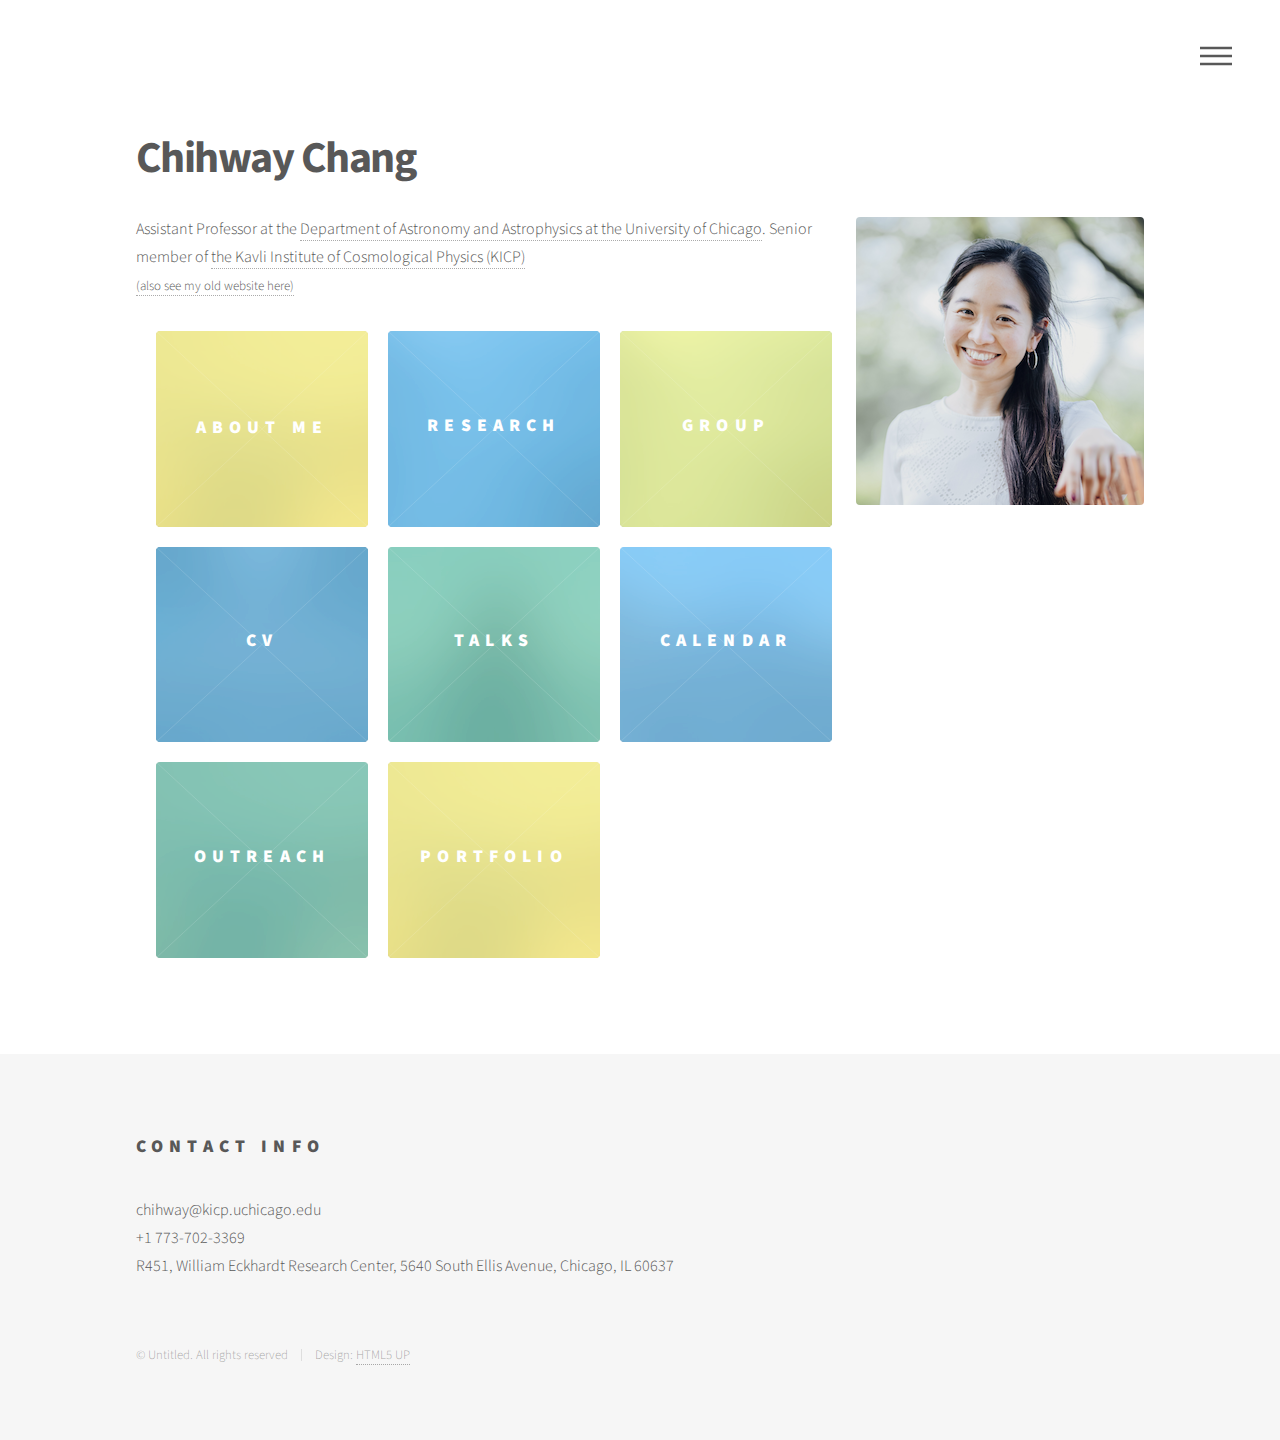
<file: index.html>
<!DOCTYPE HTML>
<!--
	Phantom by HTML5 UP
	html5up.net | @ajlkn
	Free for personal and commercial use under the CCA 3.0 license (html5up.net/license)
-->
<html>
	<head>
		<title>Chihway Chang</title>
		<meta charset="utf-8" />
		<meta name="viewport" content="width=device-width, initial-scale=1" />
		<!--[if lte IE 8]><script src="assets/js/ie/html5shiv.js"></script><![endif]-->
		<link rel="stylesheet" href="assets/css/main.css" />
		<!--[if lte IE 9]><link rel="stylesheet" href="assets/css/ie9.css" /><![endif]-->
		<!--[if lte IE 8]><link rel="stylesheet" href="assets/css/ie8.css" /><![endif]-->
	</head>
	<body>
		<!-- Wrapper -->
			<div id="wrapper">

				<!-- Header -->
					<header id="header">
						<div class="inner">

							<!-- Logo 
								<a href="index.html" class="logo">
									<span class="symbol"><img src="images/logo.svg" alt="" /></span><span class="title">Phantom</span>
								</a>-->

							<!-- Nav -->
								<nav>
									<ul>
										<li><a href="#menu">Menu</a></li>
									</ul>
								</nav>

						</div>
					</header>

				<!-- Menu -->
					<nav id="menu">
						<h2>Menu</h2>
						<ul>
							<li><a href="index.html">Home</a></li>
							<li><a href="personal.html">About Me</a></li>
							<li><a href="research.html">Research</a></li>
							<li><a href="group.html">Group</a></li>
							<li><a href="cv.html">CV</a></li>
							<li><a href="talks.html">Talks</a></li>
							<li><a href="calendar.html">Calendar</a></li>
							<li><a href="outreach.html">Outreach</a></li>
							<li><a href="portfolio.html">Portfolio</a></li>
						</ul>
					</nav>

				<!-- Main -->
					<div id="main">
						<div class="inner">
							<header>
								<h1>Chihway Chang<br /></h1>
								<p><span class="image right"><img src="images/profile_2022.png" alt="" /></span>Assistant Professor at the <a href="http://astro.uchicago.edu/">Department of Astronomy and Astrophysics at the University of Chicago</a>. Senior member of <a href="http://kicp.uchicago.edu/">the Kavli Institute of Cosmological Physics (KICP)</a></br>
								<font size="2"><a href="http://www.slac.stanford.edu/~chihway/personal_website/homepage/Home.html">(also see my old website here)</a></font></p>
							</header>
							<section class="tiles">
								<article class="style1">
									<span class="image">
										<img src="images/pic01.jpg" alt="" />
									</span>
									<a href="personal.html">
										<h2>About Me</h2>
									</a>
								</article>
								<article class="style2">
									<span class="image">
										<img src="images/pic02.jpg" alt="" />
									</span>
									<a href="research.html">
										<h2>Research</h2>
										<div class="content">
											<p>Weak gravitational lensing, cosmology, astrophysics.</p>
										</div>
									</a>
								</article>
								<article class="style1">
									<span class="image">
										<img src="images/pic02.jpg" alt="" />
									</span>
									<a href="group.html">
										<h2>Group</h2>
										<div class="content">
											<p>People I work with.</p>
										</div>
									</a>
								</article>
								<article class="style2">
									<span class="image">
										<img src="images/pic03.jpg" alt="" />
									</span>
									<a href="cv.html">
										<h2>CV</h2>
										<div class="content">
											<p>Publication and research experiences.</p>
										</div>
									</a>
								</article>
								<article class="style3">
									<span class="image">
										<img src="images/pic04.jpg" alt="" />
									</span>
									<a href="talks.html">
										<h2>Talks</h2>
										<div class="content">
											<p>Talks presented and recorded.</p>
										</div>
									</a>
								</article>
								<article class="style2">
									<span class="image">
										<img src="images/pic06.jpg" alt="" />
									</span>
									<a href="calendar.html">
										<h2>Calendar</h2>
										<div class="content">
											<p>Where to find me.</p>
										</div>
									</a>
								</article>
								<article class="style3">
									<span class="image">
										<img src="images/pic01.jpg" alt="" />
									</span>
									<a href="outreach.html">
										<h2>Outreach</h2>
										<div class="content">
											<p>Talking science to the world.</p>
										</div>
									</a>
								</article>
								<article class="style1">
									<span class="image">
										<img src="images/pic01.jpg" alt="" />
									</span>
									<a href="portfolio.html">
										<h2>Portfolio</h2>
										<div class="content">
											<p>Art work and scribbles.</p>
										</div>
									</a>
								</article>
							</section>
						</div>
					</div>

				<!-- Footer -->
					<footer id="footer">
						<div class="inner">
							<section>
								<h2>Contact info</h2>
								chihway@kicp.uchicago.edu</br>
								+1 773-702-3369</br>
								R451, William Eckhardt Research Center, 5640 South Ellis Avenue, Chicago, IL 60637</br>
							</section>
							<ul class="copyright">
								<li>&copy; Untitled. All rights reserved</li><li>Design: <a href="http://html5up.net">HTML5 UP</a></li>
							</ul>
						</div>
					</footer>

			</div>

		<!-- Scripts -->
			<script src="assets/js/jquery.min.js"></script>
			<script src="assets/js/skel.min.js"></script>
			<script src="assets/js/util.js"></script>
			<!--[if lte IE 8]><script src="assets/js/ie/respond.min.js"></script><![endif]-->
			<script src="assets/js/main.js"></script>

	</body>
</html>
</file>
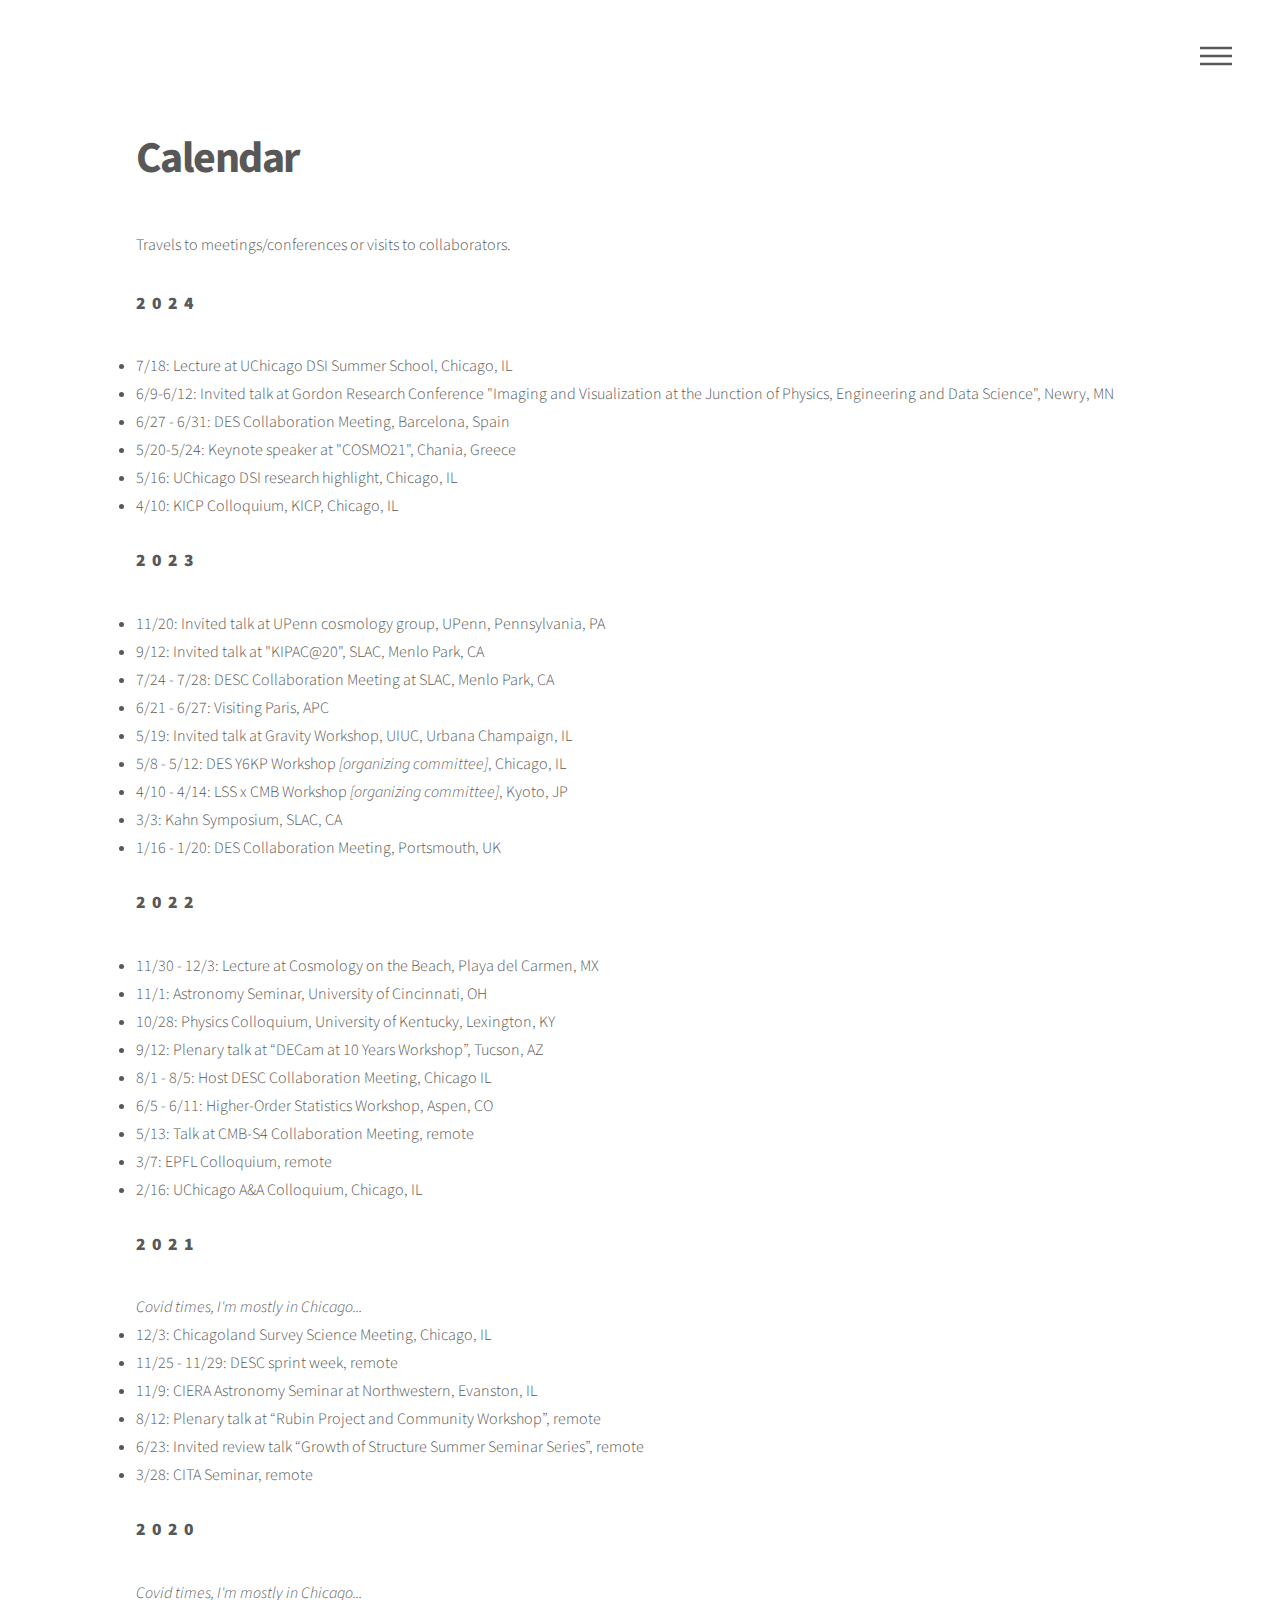
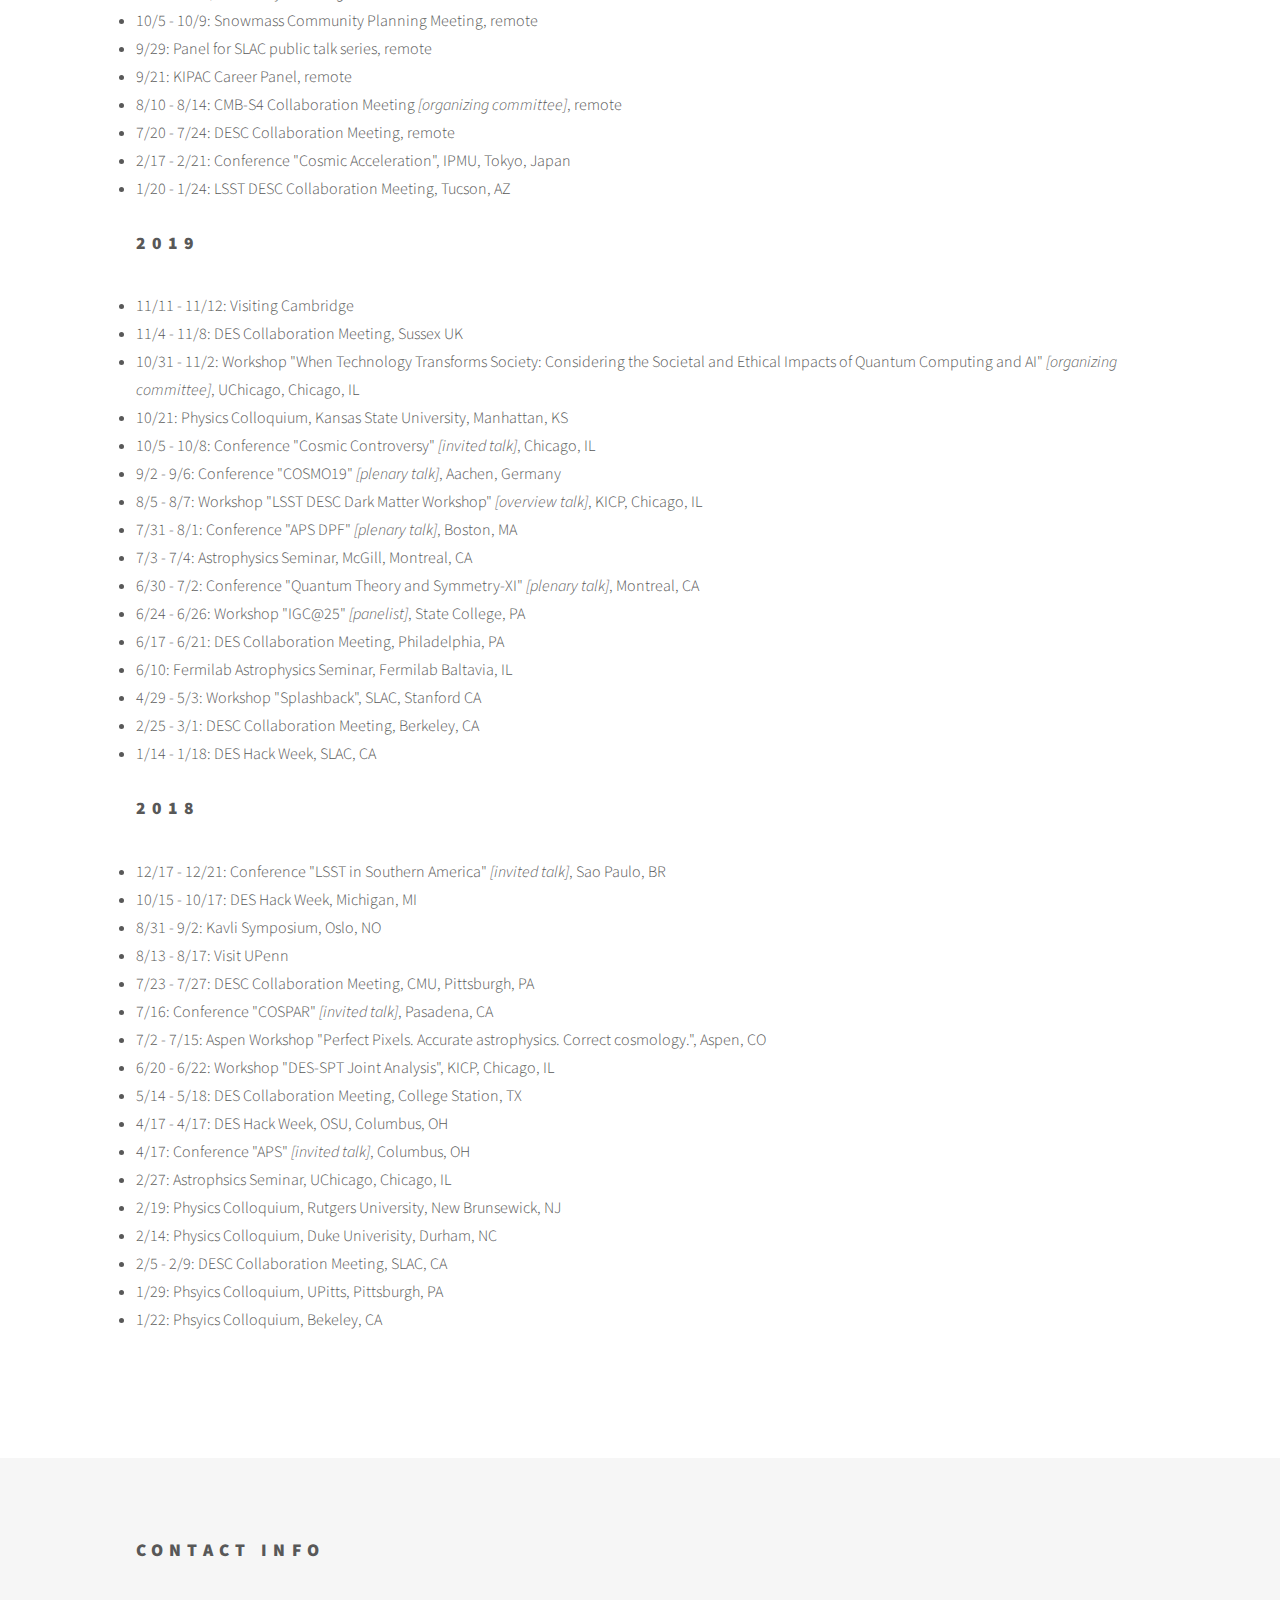
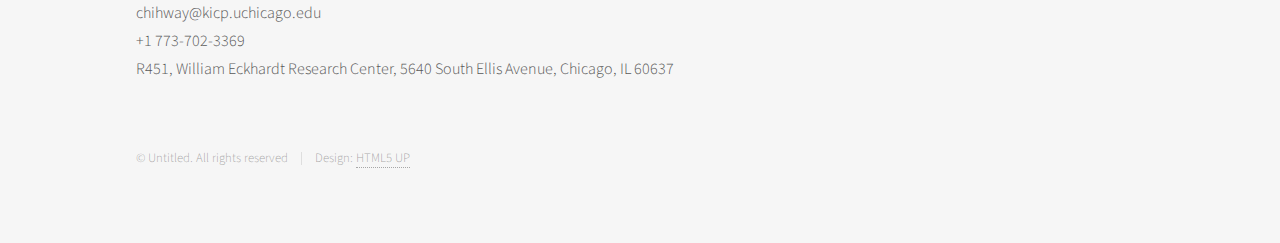
<file: calendar.html>
<!DOCTYPE HTML>
<!--
	Phantom by HTML5 UP
	html5up.net | @ajlkn
	Free for personal and commercial use under the CCA 3.0 license (html5up.net/license)
-->
<html>
	<head>
		<title>CV</title>
		<meta charset="utf-8" />
		<meta name="viewport" content="width=device-width, initial-scale=1" />
		<!--[if lte IE 8]><script src="assets/js/ie/html5shiv.js"></script><![endif]-->
		<link rel="stylesheet" href="assets/css/main.css" />
		<!--[if lte IE 9]><link rel="stylesheet" href="assets/css/ie9.css" /><![endif]-->
		<!--[if lte IE 8]><link rel="stylesheet" href="assets/css/ie8.css" /><![endif]-->
	</head>
	<body>
		<!-- Wrapper -->
			<div id="wrapper">

				<!-- Header -->
					<header id="header">
						<div class="inner">

							<!-- Logo 
								<a href="index.html" class="logo">
									<span class="symbol"><img src="images/logo.svg" alt="" /></span><span class="title">Phantom</span>
								</a>-->

							<!-- Nav -->
								<nav>
									<ul>
										<li><a href="#menu">Menu</a></li>
									</ul>
								</nav>

						</div>
					</header>

				<!-- Menu -->
					<nav id="menu">
						<h2>Menu</h2>
						<ul>
							<li><a href="index.html">Home</a></li>
							<li><a href="personal.html">About Me</a></li>
							<li><a href="research.html">Research</a></li>
							<li><a href="group.html">Group</a></li>
							<li><a href="cv.html">CV</a></li>
							<li><a href="talks.html">Talks</a></li>
							<li><a href="calendar.html">Calendar</a></li>
							<li><a href="outreach.html">Outreach</a></li>
							<li><a href="portfolio.html">Portfolio</a></li>
						</ul>
					</nav>

				<!-- Main -->
					<div id="main">
						<div class="inner">
							<h1>Calendar</h1>
							<!--<span class="image main"><img src="images/pic13.jpg" alt="" /></span>-->
							<p>Travels to meetings/conferences or visits to collaborators.</p>
							<h2>2024</h2>
								<li>7/18: Lecture at UChicago DSI Summer School, Chicago, IL</li>
								<li>6/9-6/12: Invited talk at Gordon Research Conference "Imaging and Visualization at the Junction of Physics, Engineering and Data Science", Newry, MN</li>
								<li>6/27 - 6/31: DES Collaboration Meeting, Barcelona, Spain</li>
								<li>5/20-5/24: Keynote speaker at "COSMO21", Chania, Greece</li>
								<li>5/16: UChicago DSI research highlight, Chicago, IL</li>
								<li>4/10: KICP Colloquium, KICP, Chicago, IL</li>
							</br>
							<h2>2023</h2>
							    <li>11/20: Invited talk at UPenn cosmology group, UPenn, Pennsylvania, PA</li>
							    <li>9/12: Invited talk at "KIPAC@20", SLAC, Menlo Park, CA</li>
								<li>7/24 - 7/28: DESC Collaboration Meeting at SLAC, Menlo Park, CA</li>
								<li>6/21 - 6/27: Visiting Paris, APC</li>
								<li>5/19: Invited talk at Gravity Workshop, UIUC, Urbana Champaign, IL</li>
								<li>5/8 - 5/12: DES Y6KP Workshop <i>[organizing committee]</i>, Chicago, IL</li>
								<li>4/10 - 4/14: LSS x CMB Workshop <i>[organizing committee]</i>, Kyoto, JP</li>
								<li>3/3: Kahn Symposium, SLAC, CA</li>
								<li>1/16 - 1/20: DES Collaboration Meeting, Portsmouth, UK</li>
							</br>
							<h2>2022</h2>
								<li>11/30 - 12/3: Lecture at Cosmology on the Beach, Playa del Carmen, MX</li>
								<li>11/1: Astronomy Seminar, University of Cincinnati, OH</li>
								<li>10/28: Physics Colloquium, University of Kentucky, Lexington, KY</li>
								<li>9/12: Plenary talk at “DECam at 10 Years Workshop”, Tucson, AZ</li>
								<li>8/1 - 8/5: Host DESC Collaboration Meeting, Chicago IL</li>
								<li>6/5 - 6/11: Higher-Order Statistics Workshop, Aspen, CO</li>
								<li>5/13: Talk at CMB-S4 Collaboration Meeting, remote</li>
								<li>3/7: EPFL Colloquium, remote</li>
								<li>2/16: UChicago A&A Colloquium, Chicago, IL</li>
							</br>
							<h2>2021</h2>
							<i>Covid times, I'm mostly in Chicago...</i>
								<li>12/3: Chicagoland Survey Science Meeting, Chicago, IL</li>
								<li>11/25 - 11/29: DESC sprint week, remote</li>
							    <li>11/9: CIERA Astronomy Seminar at Northwestern, Evanston, IL</li>
							    <li>8/12: Plenary talk at “Rubin Project and Community Workshop”, remote</li>
							    <li>6/23: Invited review talk “Growth of Structure Summer Seminar Series”, remote</li>
							    <li>3/28: CITA Seminar, remote</li>
							</br>
							<h2>2020</h2>
							<i>Covid times, I'm mostly in Chicago...</i>
								<li>10/5 - 10/9: Snowmass Community Planning Meeting, remote </li>
								<li>9/29: Panel for SLAC public talk series, remote </li>
								<li>9/21: KIPAC Career Panel, remote</li>
								<li>8/10 - 8/14: CMB-S4 Collaboration Meeting <i>[organizing committee]</i>, remote </li>
								<li>7/20 - 7/24: DESC Collaboration Meeting, remote </li>
								<li>2/17 - 2/21: Conference "Cosmic Acceleration", IPMU, Tokyo, Japan</li>
								<li>1/20 - 1/24: LSST DESC Collaboration Meeting, Tucson, AZ</li>		
							</br>
							<h2>2019</h2>
							    <li>11/11 - 11/12: Visiting Cambridge</li>
								<li>11/4 - 11/8: DES Collaboration Meeting, Sussex UK</li>
								<li>10/31 - 11/2: Workshop "When Technology Transforms Society: Considering the Societal and Ethical Impacts of Quantum Computing and AI" <i>[organizing committee]</i>, UChicago, Chicago, IL</li>
								<li>10/21: Physics Colloquium, Kansas State University, Manhattan, KS</li>
								<li>10/5 - 10/8: Conference "Cosmic Controversy" <i>[invited talk]</i>, Chicago, IL</li>
								<li>9/2 - 9/6: Conference "COSMO19" <i>[plenary talk]</i>, Aachen, Germany</li>
								<li>8/5 - 8/7: Workshop "LSST DESC Dark Matter Workshop" <i>[overview talk]</i>, KICP, Chicago, IL</li>
								<li>7/31 - 8/1: Conference "APS DPF" <i>[plenary talk]</i>, Boston, MA</li>
								<li>7/3 - 7/4: Astrophysics Seminar, McGill, Montreal, CA</li>
								<li>6/30 - 7/2: Conference "Quantum Theory and Symmetry-XI" <i>[plenary talk]</i>, Montreal, CA</li>
								<li>6/24 - 6/26: Workshop "IGC@25" <i>[panelist]</i>, State College, PA</li>
								<li>6/17 - 6/21: DES Collaboration Meeting, Philadelphia, PA</li>
								<li>6/10: Fermilab Astrophysics Seminar, Fermilab Baltavia, IL</li>
								<li>4/29 - 5/3: Workshop "Splashback", SLAC, Stanford CA</li>
								<li>2/25 - 3/1: DESC Collaboration Meeting, Berkeley, CA</li>
								<li>1/14 - 1/18: DES Hack Week, SLAC, CA</li>
							</br>
							<h2>2018</h2>
								<li>12/17 - 12/21: Conference "LSST in Southern America" <i>[invited talk]</i>, Sao Paulo, BR</li>
								<li>10/15 - 10/17: DES Hack Week, Michigan, MI</li>
								<li>8/31 - 9/2: Kavli Symposium, Oslo, NO</li>
								<li>8/13 - 8/17: Visit UPenn</li>
								<li>7/23 - 7/27: DESC Collaboration Meeting, CMU, Pittsburgh, PA</li>
								<li>7/16: Conference "COSPAR" <i>[invited talk]</i>, Pasadena, CA</li>
								<li>7/2 - 7/15: Aspen Workshop "Perfect Pixels. Accurate astrophysics. Correct cosmology.", Aspen, CO</li>
								<li>6/20 - 6/22: Workshop "DES-SPT Joint Analysis", KICP, Chicago, IL</li>
								<li>5/14 - 5/18: DES Collaboration Meeting, College Station, TX</li>
								<li>4/17 - 4/17: DES Hack Week, OSU, Columbus, OH</li>
								<li>4/17: Conference "APS" <i>[invited talk]</i>, Columbus, OH</li>
								<li>2/27: Astrophsics Seminar, UChicago, Chicago, IL</li>
								<li>2/19: Physics Colloquium, Rutgers University, New Brunsewick, NJ</li>
								<li>2/14: Physics Colloquium, Duke Univerisity, Durham, NC</li>
								<li>2/5 - 2/9: DESC Collaboration Meeting, SLAC, CA</li>
								<li>1/29: Phsyics Colloquium, UPitts, Pittsburgh, PA</li>
								<li>1/22: Phsyics Colloquium, Bekeley, CA</li>
							</br>
 

						</div>
					</div>

				<!-- Footer -->
					<footer id="footer">
						<div class="inner">
							<section>
								<h2>Contact info</h2>
								chihway@kicp.uchicago.edu</br>
								+1 773-702-3369</br>
								R451, William Eckhardt Research Center, 5640 South Ellis Avenue, Chicago, IL 60637</br>
							</section>
							<ul class="copyright">
								<li>&copy; Untitled. All rights reserved</li><li>Design: <a href="http://html5up.net">HTML5 UP</a></li>
							</ul>
						</div>
					</footer>


			</div>

		<!-- Scripts -->
			<script src="assets/js/jquery.min.js"></script>
			<script src="assets/js/skel.min.js"></script>
			<script src="assets/js/util.js"></script>
			<!--[if lte IE 8]><script src="assets/js/ie/respond.min.js"></script><![endif]-->
			<script src="assets/js/main.js"></script>

	</body>
</html>
</file>
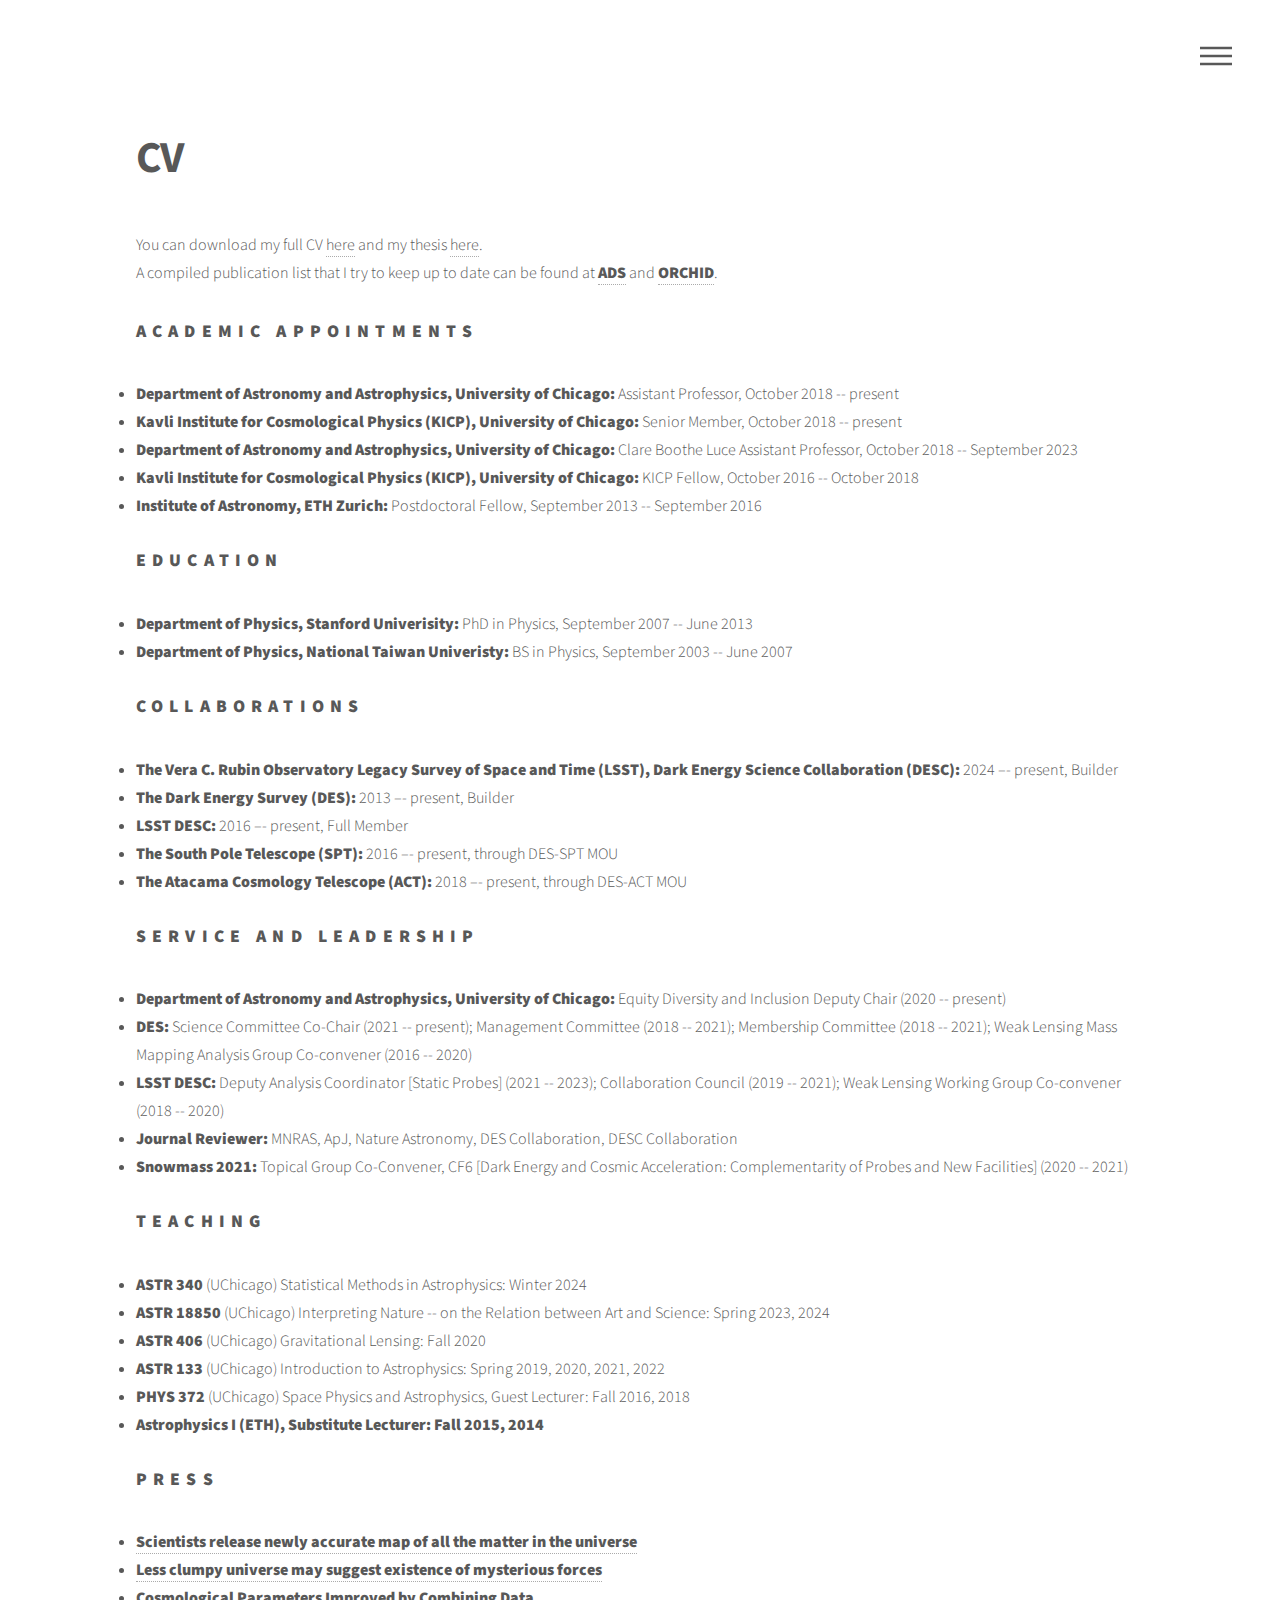
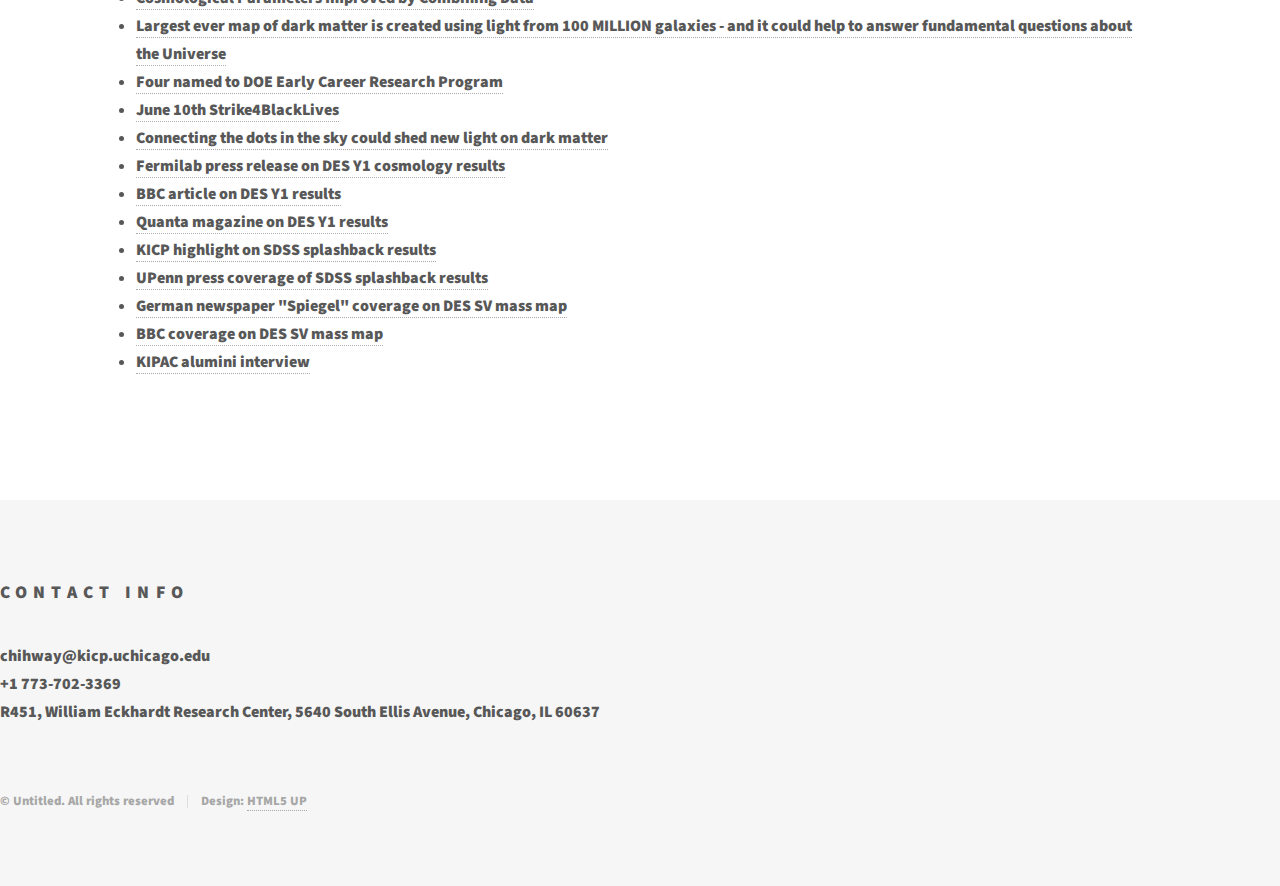
<file: cv.html>
<!DOCTYPE HTML>
<!--
	Phantom by HTML5 UP
	html5up.net | @ajlkn
	Free for personal and commercial use under the CCA 3.0 license (html5up.net/license)
-->
<html>
	<head>
		<title>CV</title>
		<meta charset="utf-8" />
		<meta name="viewport" content="width=device-width, initial-scale=1" />
		<!--[if lte IE 8]><script src="assets/js/ie/html5shiv.js"></script><![endif]-->
		<link rel="stylesheet" href="assets/css/main.css" />
		<!--[if lte IE 9]><link rel="stylesheet" href="assets/css/ie9.css" /><![endif]-->
		<!--[if lte IE 8]><link rel="stylesheet" href="assets/css/ie8.css" /><![endif]-->
	</head>
	<body>
		<!-- Wrapper -->
			<div id="wrapper">

				<!-- Header -->
					<header id="header">
						<div class="inner">

							<!-- Logo 
								<a href="index.html" class="logo">
									<span class="symbol"><img src="images/logo.svg" alt="" /></span><span class="title">Phantom</span>
								</a>-->

							<!-- Nav -->
								<nav>
									<ul>
										<li><a href="#menu">Menu</a></li>
									</ul>
								</nav>

						</div>
					</header>

				<!-- Menu -->
					<nav id="menu">
						<h2>Menu</h2>
						<ul>
							<li><a href="index.html">Home</a></li>
							<li><a href="personal.html">About Me</a></li>
							<li><a href="research.html">Research</a></li>
							<li><a href="group.html">Group</a></li>
							<li><a href="cv.html">CV</a></li>
							<li><a href="talks.html">Talks</a></li>
							<li><a href="calendar.html">Calendar</a></li>
							<li><a href="outreach.html">Outreach</a></li>
							<li><a href="portfolio.html">Portfolio</a></li>
						</ul>
					</nav>

				<!-- Main -->
					<div id="main">
						<div class="inner">
							<h1>CV</h1>
							<!--<span class="image main"><img src="images/pic13.jpg" alt="" /></span>-->
							<p>You can download my full CV <a href='files/cv_chihway_chang_complete_2024.pdf'>here</a> and my thesis <a href="https://www.dropbox.com/s/13yfkb7jpjegi9h/thesis.pdf?dl=0">here</a>. 
							</br>
							A compiled publication list that I try to keep up to date can be found at <a href="https://ui.adsabs.harvard.edu/#search/q=orcid%3A0000-0002-7887-0896&sort=date%20desc%2C%20bibcode%20desc&p_=0"><b>ADS</b></a> and <a href="https://orcid.org/0000-0002-7887-0896"><b>ORCHID</b></a>.</p>
							<h2>Academic Appointments</h2>
								<li><b>Department of Astronomy and Astrophysics, University of Chicago:</b> Assistant Professor, October 2018 -- present</li>
								<li><b>Kavli Institute for Cosmological Physics (KICP), University of Chicago:</b> Senior Member, October 2018 -- present</li>	
                                <li><b>Department of Astronomy and Astrophysics, University of Chicago:</b> Clare Boothe Luce Assistant Professor, October 2018 -- September 2023</li>	
								<li><b>Kavli Institute for Cosmological Physics (KICP), University of Chicago:</b> KICP Fellow, October 2016 -- October 2018</li>
								<li><b>Institute of Astronomy, ETH Zurich:</b> Postdoctoral Fellow, September 2013 -- September 2016</li>
							</br>
							<h2>Education</h2>
								<li><b>Department of Physics, Stanford Univerisity:</b> PhD in Physics, September 2007 -- June 2013</li>
								<li><b>Department of Physics, National Taiwan Univeristy:</b> BS in Physics, September 2003 -- June 2007</li>
							</br>
							<h2>Collaborations</h2>
							<li><b>The Vera C. Rubin Observatory Legacy Survey of Space and Time (LSST), Dark Energy Science Collaboration (DESC):</b> 2024 –- present, Builder </li>
							<li><b>The Dark Energy Survey (DES):</b> 2013 –- present, Builder </li>
							<li><b>LSST DESC:</b> 2016 –- present, Full Member </li>
							<li><b>The South Pole Telescope (SPT):</b> 2016 –- present, through DES-SPT MOU </li>
							<li><b>The Atacama Cosmology Telescope (ACT):</b> 2018 –- present, through DES-ACT MOU </li>
							</br>
							<h2>Service and Leadership</h2>
								<li><b>Department of Astronomy and Astrophysics, University of Chicago:</b> Equity Diversity and Inclusion Deputy Chair (2020 -- present)</li>
								<li><b>DES:</b> Science Committee Co-Chair (2021 -- present); Management Committee (2018 -- 2021); Membership Committee (2018 -- 2021); Weak Lensing Mass Mapping Analysis Group Co-convener (2016 -- 2020)</li>
								<li><b>LSST DESC:</b> Deputy Analysis Coordinator [Static Probes] (2021 -- 2023); Collaboration Council (2019 -- 2021); Weak Lensing Working Group Co-convener (2018 -- 2020)</li>
								<li><b>Journal Reviewer:</b> MNRAS, ApJ, Nature Astronomy, DES Collaboration, DESC Collaboration</li>
								<li><b>Snowmass 2021:</b> Topical Group Co-Convener, CF6 [Dark Energy and Cosmic Acceleration: Complementarity of Probes and New Facilities] (2020 -- 2021)</li>
							</br>
							<h2>Teaching</h2>
								<li><b>ASTR 340</b> (UChicago) Statistical Methods in Astrophysics: Winter 2024 </li>
								<li><b>ASTR 18850</b> (UChicago) Interpreting Nature -- on the Relation between Art and Science: Spring 2023, 2024 </li>
								<li><b>ASTR 406</b> (UChicago) Gravitational Lensing: Fall 2020</li>
								<li><b>ASTR 133</b> (UChicago) Introduction to Astrophysics: Spring 2019, 2020, 2021, 2022 </li>
								<li><b>PHYS 372</b> (UChicago) Space Physics and Astrophysics, Guest Lecturer: Fall 2016, 2018</li>
								<li><b>Astrophysics I (ETH), Substitute Lecturer: Fall 2015, 2014</li>
							</br>
							<h2>Press</h2>
								<li><a href="https://news.uchicago.edu/story/scientists-release-newly-accurate-map-all-matter-universe">Scientists release newly accurate map of all the matter in the universe</a></li>
								<li><a href="https://www.theguardian.com/science/2023/jan/31/less-clumpy-universe-may-suggest-existence-of-mysterious-forces">Less clumpy universe may suggest existence of mysterious forces</a></li>
								<li><a href="https://physics.aps.org/articles/v16/s12">Cosmological Parameters Improved by Combining Data</a></li>
								<li><a href="https://www.dailymail.co.uk/sciencetech/article-9625141/Largest-map-dark-matter-created-using-light-100-MILLION-galaxies.html">Largest ever map of dark matter is created using light from 100 MILLION galaxies - and it could help to answer fundamental questions about the Universe</a></li>
								<li><a href="https://physicalsciences.uchicago.edu/news/article/four-named-to-doe-early-career-research-program/">Four named to DOE Early Career Research Program</a></li>
							    <li><a href="https://news.uchicago.edu/story/uchicago-scientists-reflect-need-address-racism-inequality">June 10th Strike4BlackLives</a></li>
							    <li><a href="https://www6.slac.stanford.edu/news/2020-01-13-connecting-dots-sky-could-shed-new-light-dark-matter.aspx">Connecting the dots in the sky could shed new light on dark matter</a></li>
								<li><a href="http://news.fnal.gov/2017/08/dark-energy-survey-reveals-accurate-measurement-dark-matter-structure-universe/">Fermilab press release on DES Y1 cosmology results</a></li>
								<li><a href="http://www.bbc.com/news/health-40817897">BBC article on DES Y1 results</a></li>
								<li><a href="https://www.quantamagazine.org/scientists-unveil-a-new-inventory-of-the-universes-dark-contents-20170803/">Quanta magazine on DES Y1 results</a></li>
								<li><a href="https://kicp.uchicago.edu/news/archive_2017.html#_533">KICP highlight on SDSS splashback results</a></li>
								<li><a href="https://news.upenn.edu/news/penn-researchers-provide-new-insight-dark-matter-halos">UPenn press coverage of SDSS splashback results</a></li>
								<li><a href="http://www.spiegel.de/wissenschaft/weltall/dunkle-materie-dark-energy-survey-praesentiert-all-karte-a-1028503.html">German newspaper "Spiegel" coverage on DES SV mass map</a></li>
								<li><a href="http://www.bbc.com/news/science-environment-32284995">BBC coverage on DES SV mass map</a></li>
								<li><a href="http://kipac-web.stanford.edu/where-are-they-now-%E2%80%A8-interview-kipac-alum-chihway-chang">KIPAC alumini interview</a></li>
								<!--<li><a href="http://www.kavlifoundation.org/kavli-news/kipac-news-interpolation-sensation-image-relations">An interpolation sensation for image relations</a></li>
								<li><a href="http://kipac.stanford.edu/collab/research/highlights/tidbits2011/ImSim">Knowing The Telescope Before It Is Built</a></li>
    							<li><a href="http://kipac.stanford.edu/collab/research/highlights/tidbits2012/shearcorrstats">Shear Analysis For LSST Cuts To The Chase</a></li>
    							<li><a href="http://kipac.stanford.edu/collab/research/highlights/tidbits2012/PSFENT2">An Interpolation Sensation For Image Relations</a></li>-->

							</br>

 

						</div>
					</div>

				<!-- Footer -->
					<footer id="footer">
						<div class="inner">
							<section>
								<h2>Contact info</h2>
								chihway@kicp.uchicago.edu</br>
								+1 773-702-3369</br>
								R451, William Eckhardt Research Center, 5640 South Ellis Avenue, Chicago, IL 60637</br>
							</section>
							<ul class="copyright">
								<li>&copy; Untitled. All rights reserved</li><li>Design: <a href="http://html5up.net">HTML5 UP</a></li>
							</ul>
						</div>
					</footer>


			</div>

		<!-- Scripts -->
			<script src="assets/js/jquery.min.js"></script>
			<script src="assets/js/skel.min.js"></script>
			<script src="assets/js/util.js"></script>
			<!--[if lte IE 8]><script src="assets/js/ie/respond.min.js"></script><![endif]-->
			<script src="assets/js/main.js"></script>

	</body>
</html>
</file>
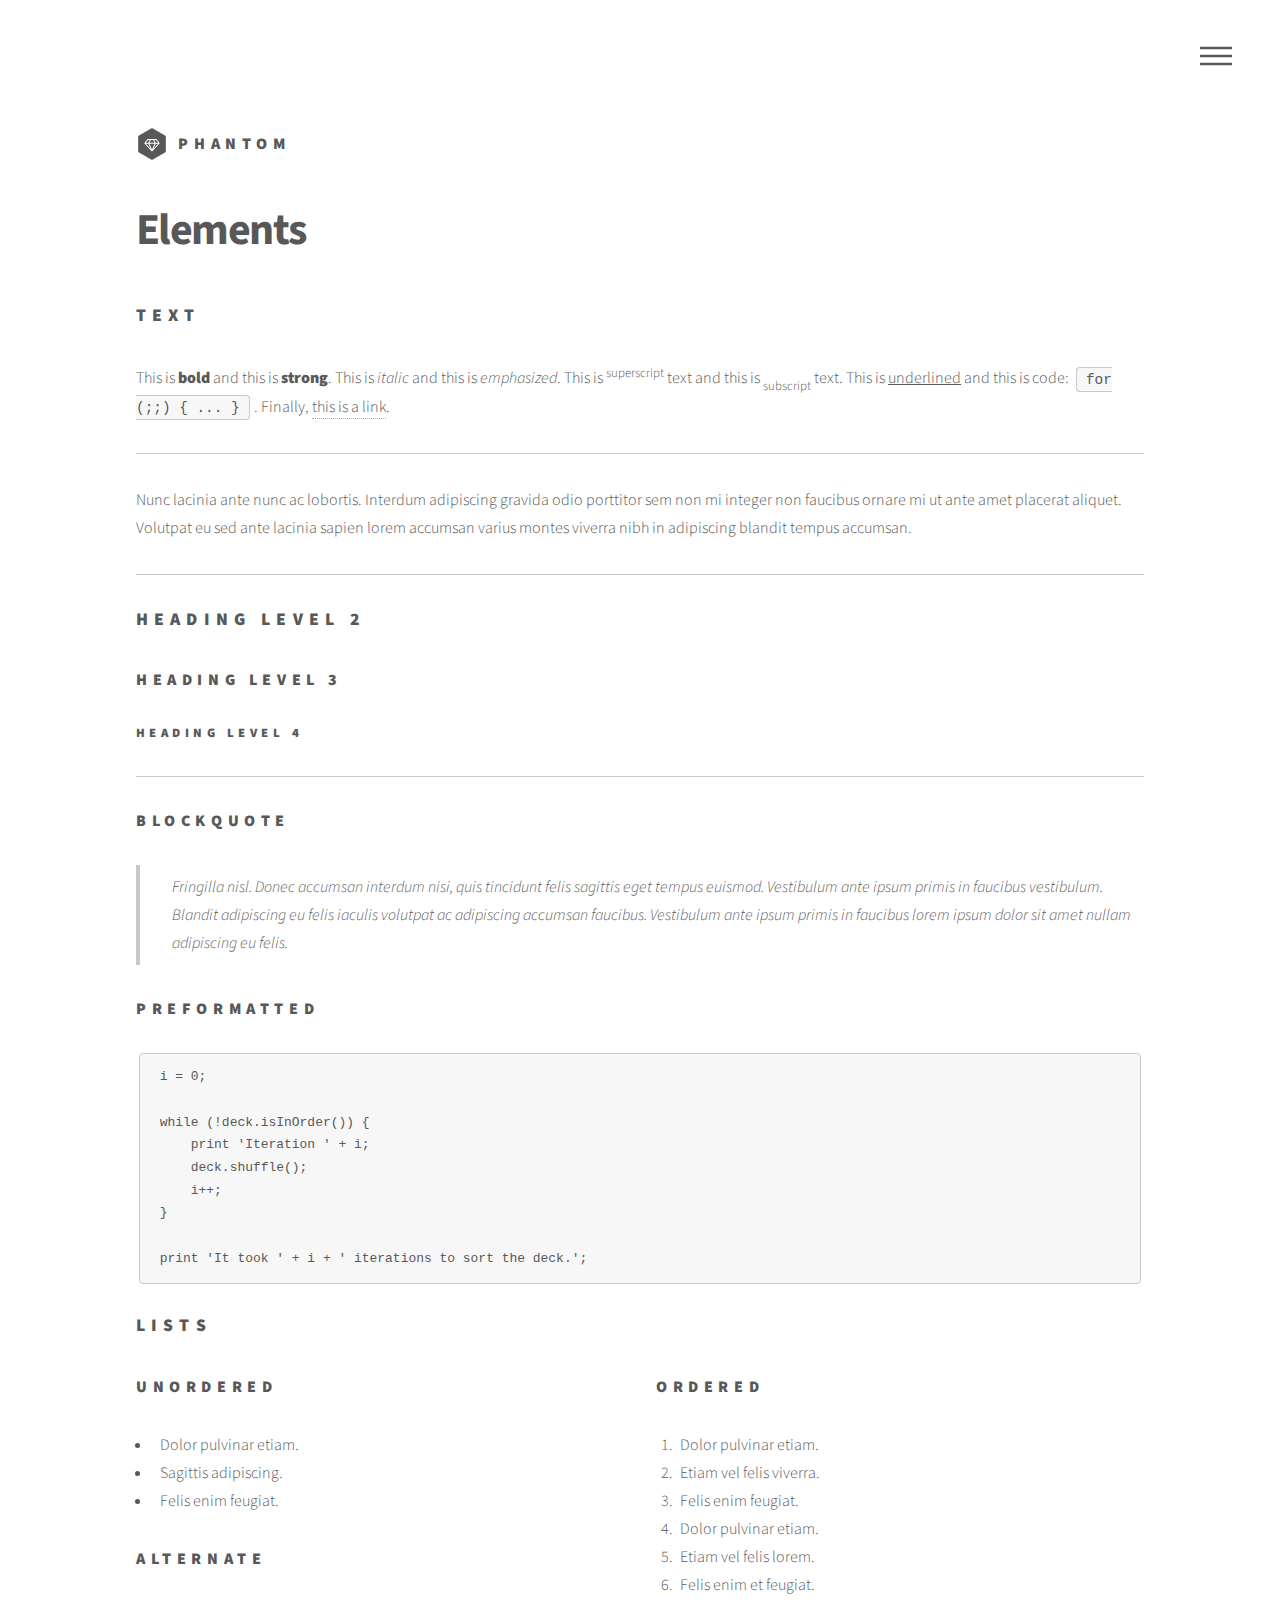
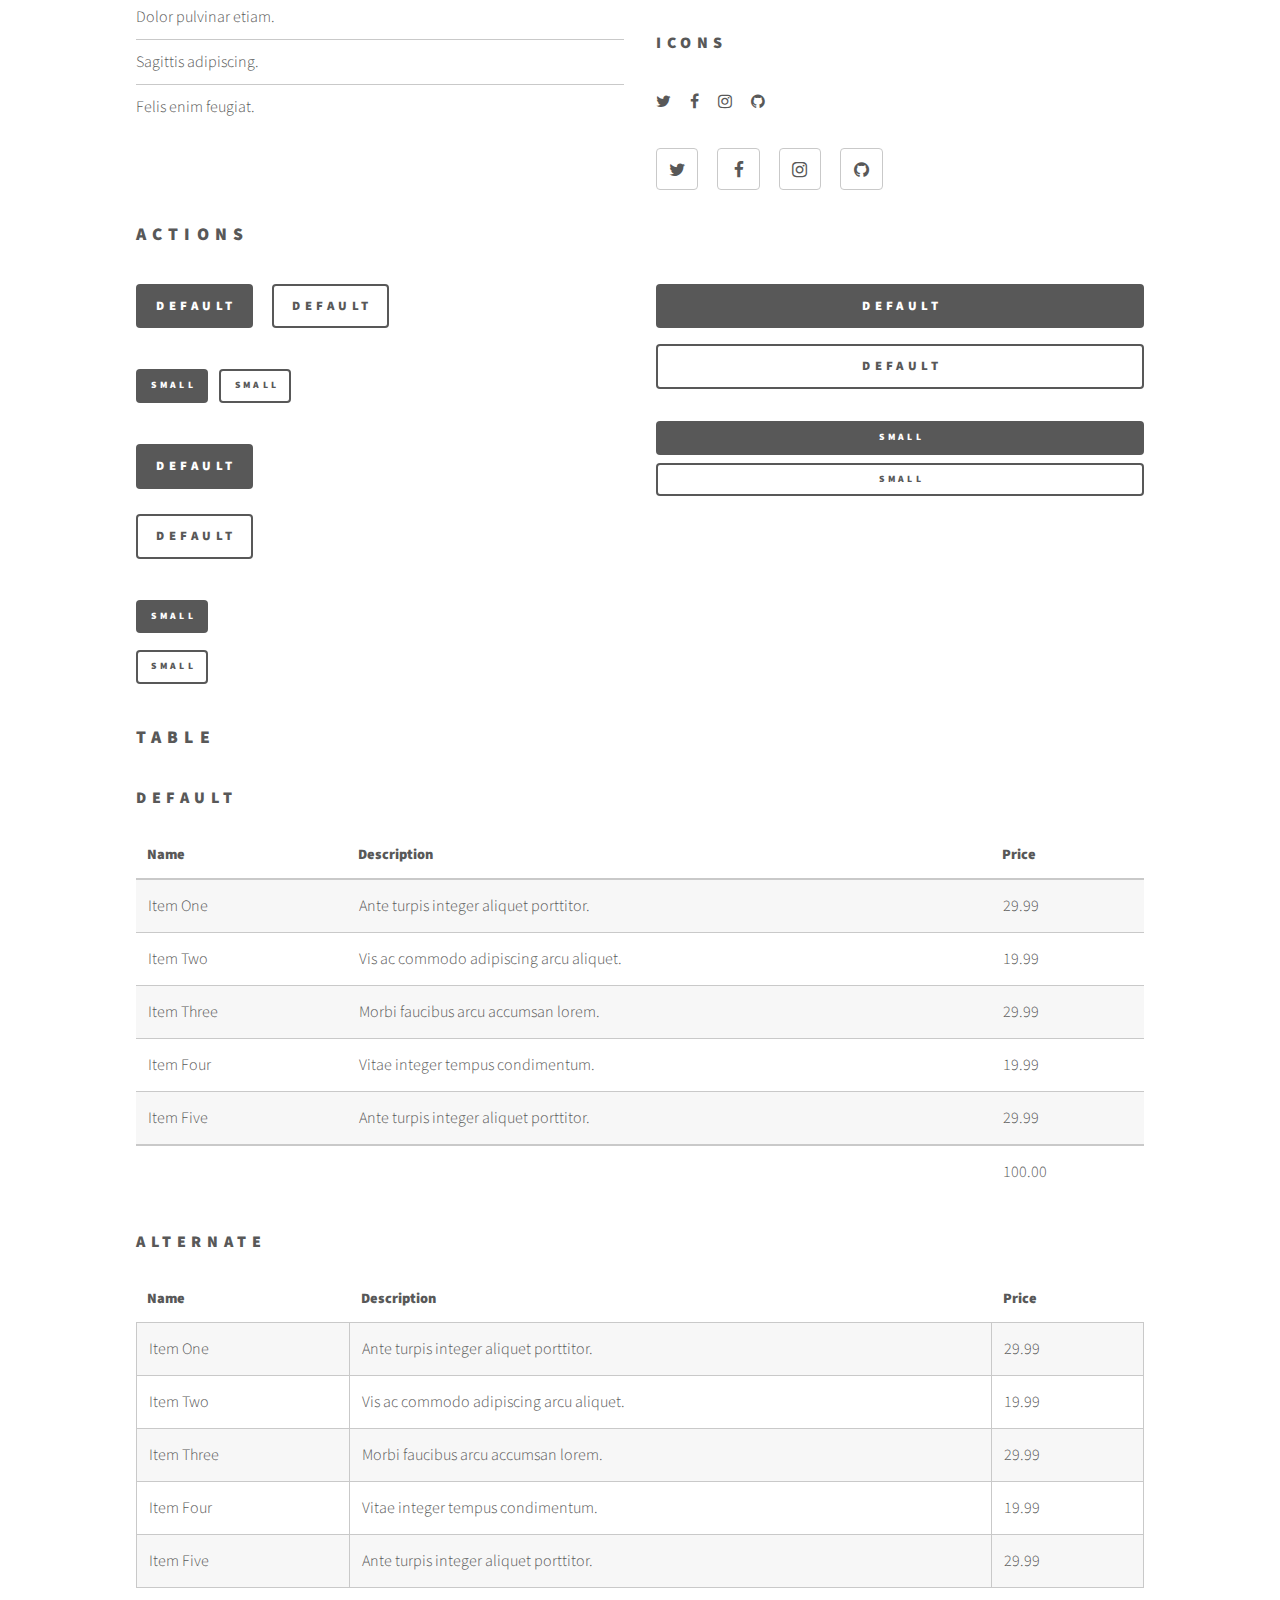
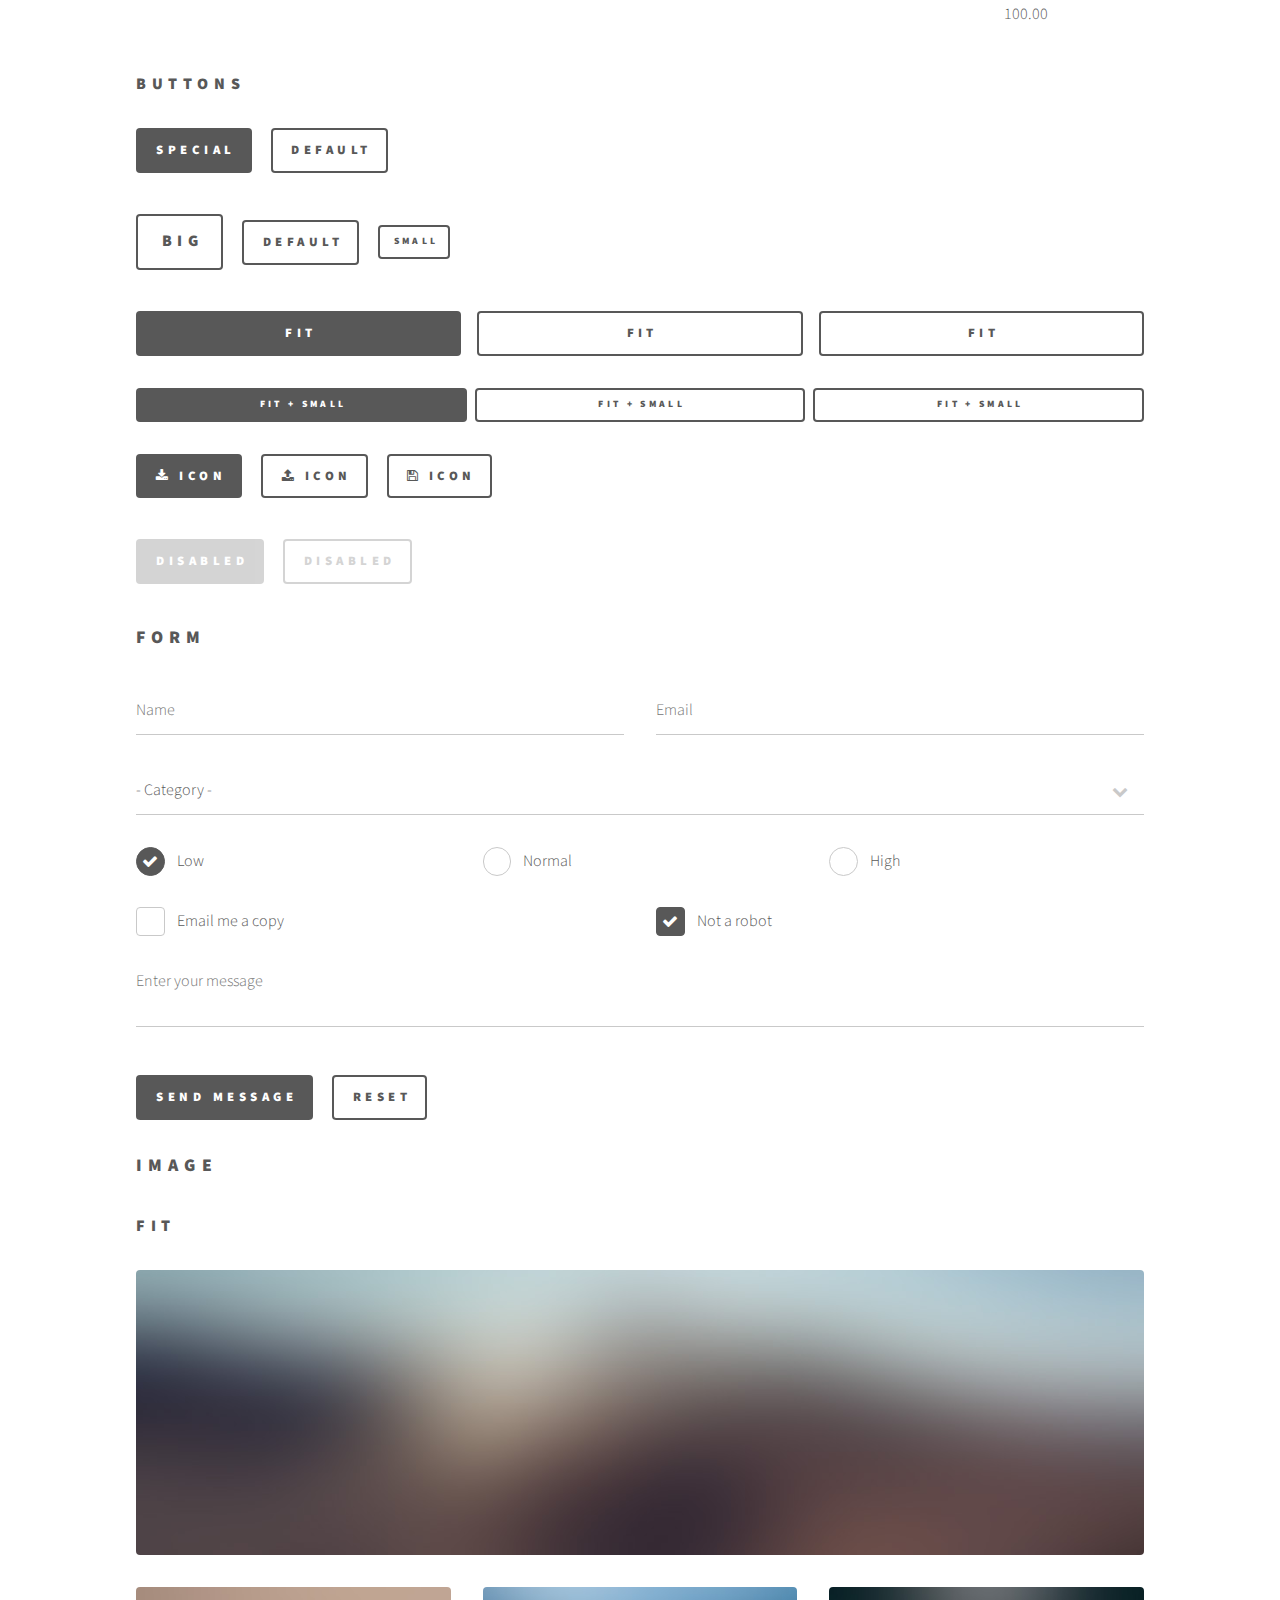
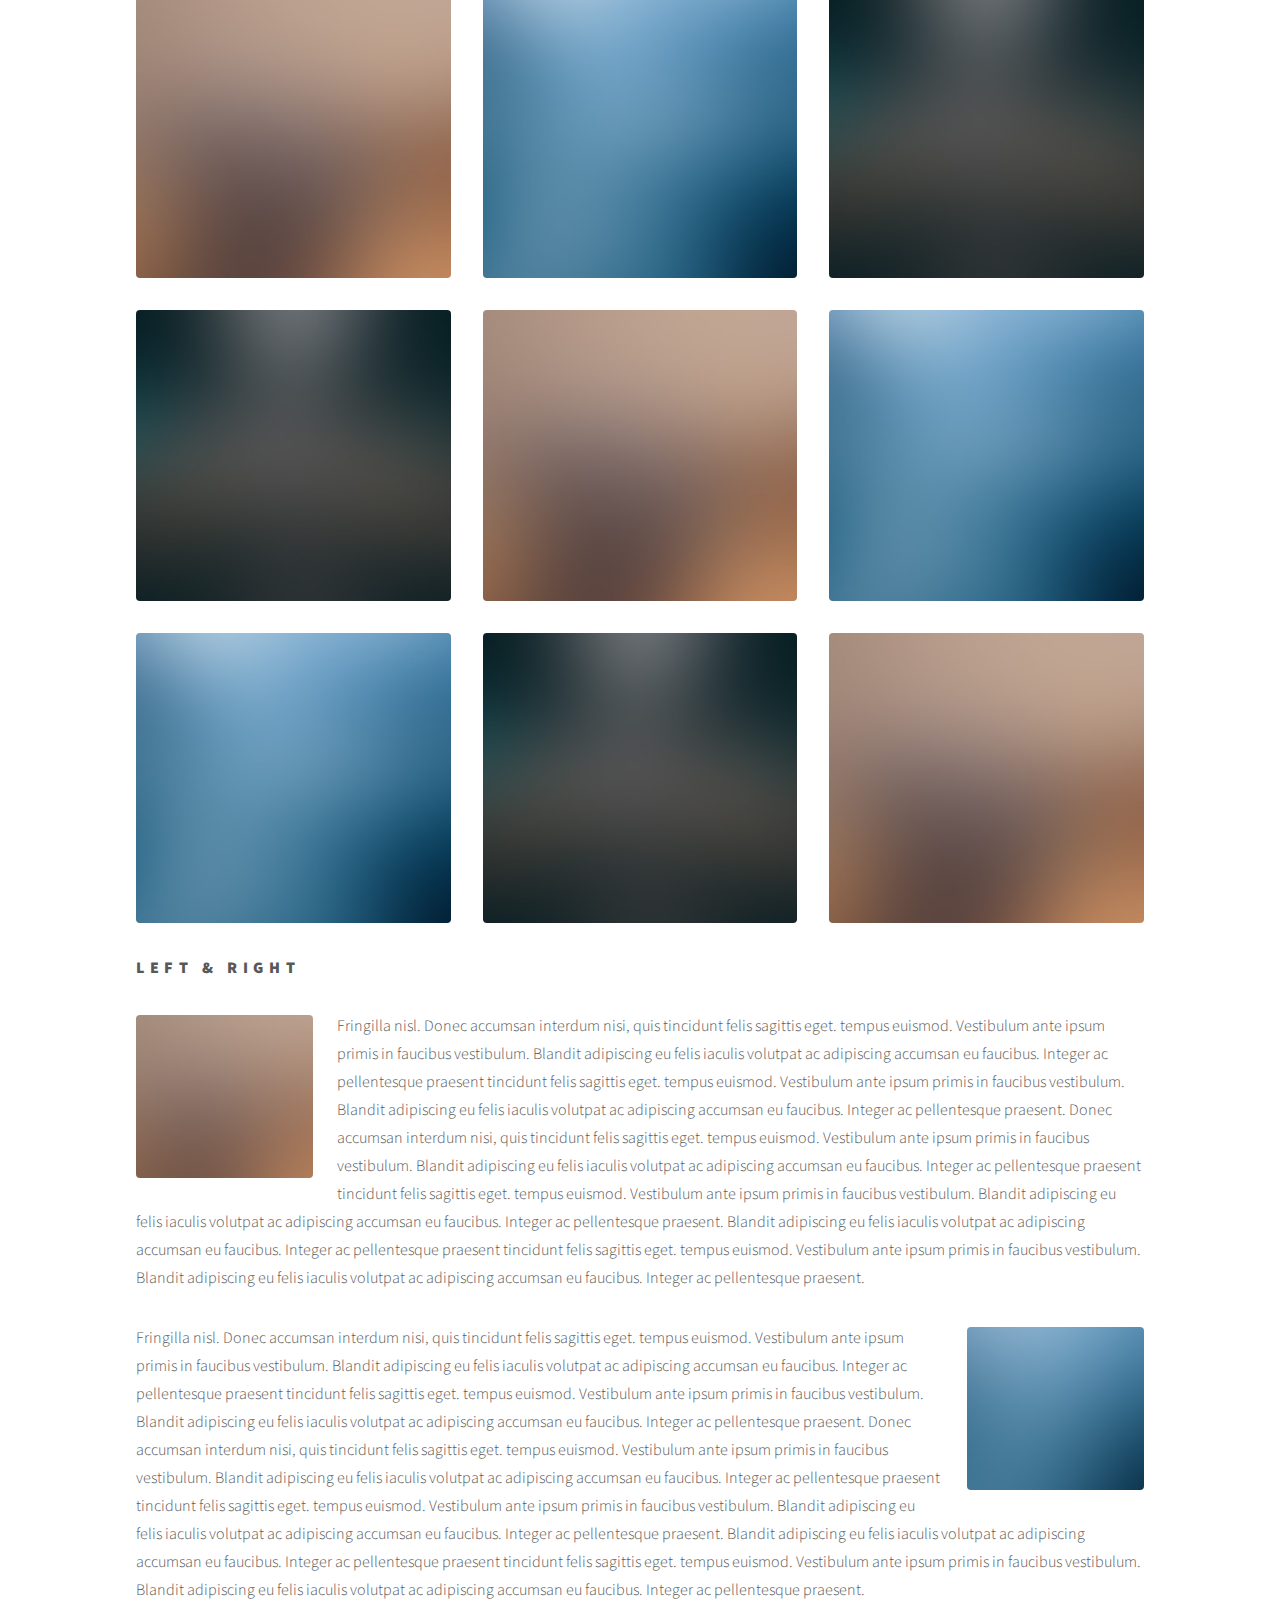
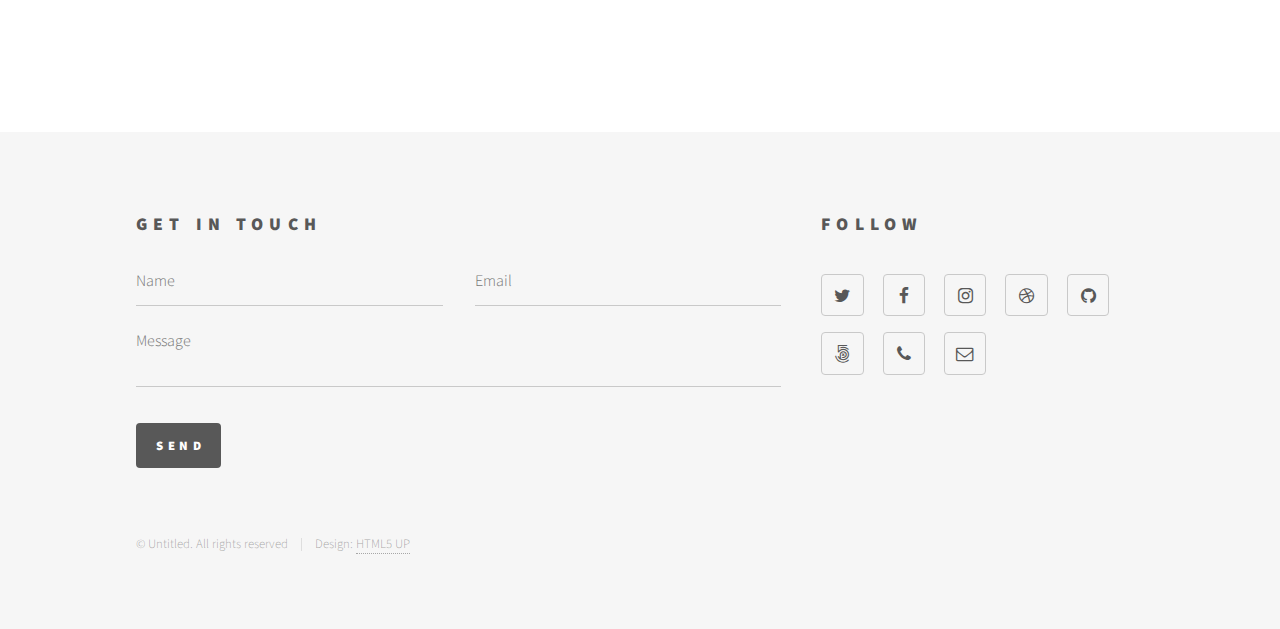
<file: elements.html>
<!DOCTYPE HTML>
<!--
	Phantom by HTML5 UP
	html5up.net | @ajlkn
	Free for personal and commercial use under the CCA 3.0 license (html5up.net/license)
-->
<html>
	<head>
		<title>Elements - Phantom by HTML5 UP</title>
		<meta charset="utf-8" />
		<meta name="viewport" content="width=device-width, initial-scale=1" />
		<!--[if lte IE 8]><script src="assets/js/ie/html5shiv.js"></script><![endif]-->
		<link rel="stylesheet" href="assets/css/main.css" />
		<!--[if lte IE 9]><link rel="stylesheet" href="assets/css/ie9.css" /><![endif]-->
		<!--[if lte IE 8]><link rel="stylesheet" href="assets/css/ie8.css" /><![endif]-->
	</head>
	<body>
		<!-- Wrapper -->
			<div id="wrapper">

				<!-- Header -->
					<header id="header">
						<div class="inner">

							<!-- Logo -->
								<a href="index.html" class="logo">
									<span class="symbol"><img src="images/logo.svg" alt="" /></span><span class="title">Phantom</span>
								</a>

							<!-- Nav -->
								<nav>
									<ul>
										<li><a href="#menu">Menu</a></li>
									</ul>
								</nav>

						</div>
					</header>

				<!-- Menu -->
					<nav id="menu">
						<h2>Menu</h2>
						<ul>
							<li><a href="index.html">Home</a></li>
							<li><a href="generic.html">Ipsum veroeros</a></li>
							<li><a href="generic.html">Tempus etiam</a></li>
							<li><a href="generic.html">Consequat dolor</a></li>
							<li><a href="elements.html">Elements</a></li>
						</ul>
					</nav>

				<!-- Main -->
					<div id="main">
						<div class="inner">
							<h1>Elements</h1>

							<!-- Text -->
								<section>
									<h2>Text</h2>
									<p>This is <b>bold</b> and this is <strong>strong</strong>. This is <i>italic</i> and this is <em>emphasized</em>.
									This is <sup>superscript</sup> text and this is <sub>subscript</sub> text.
									This is <u>underlined</u> and this is code: <code>for (;;) { ... }</code>. Finally, <a href="#">this is a link</a>.</p>
									<hr />
									<p>Nunc lacinia ante nunc ac lobortis. Interdum adipiscing gravida odio porttitor sem non mi integer non faucibus ornare mi ut ante amet placerat aliquet. Volutpat eu sed ante lacinia sapien lorem accumsan varius montes viverra nibh in adipiscing blandit tempus accumsan.</p>
									<hr />
									<h2>Heading Level 2</h2>
									<h3>Heading Level 3</h3>
									<h4>Heading Level 4</h4>
									<hr />
									<h3>Blockquote</h3>
									<blockquote>Fringilla nisl. Donec accumsan interdum nisi, quis tincidunt felis sagittis eget tempus euismod. Vestibulum ante ipsum primis in faucibus vestibulum. Blandit adipiscing eu felis iaculis volutpat ac adipiscing accumsan faucibus. Vestibulum ante ipsum primis in faucibus lorem ipsum dolor sit amet nullam adipiscing eu felis.</blockquote>
									<h3>Preformatted</h3>
									<pre><code>i = 0;

while (!deck.isInOrder()) {
    print 'Iteration ' + i;
    deck.shuffle();
    i++;
}

print 'It took ' + i + ' iterations to sort the deck.';</code></pre>
								</section>

							<!-- Lists -->
								<section>
									<h2>Lists</h2>
									<div class="row">
										<div class="6u 12u$(medium)">
											<h3>Unordered</h3>
											<ul>
												<li>Dolor pulvinar etiam.</li>
												<li>Sagittis adipiscing.</li>
												<li>Felis enim feugiat.</li>
											</ul>
											<h3>Alternate</h3>
											<ul class="alt">
												<li>Dolor pulvinar etiam.</li>
												<li>Sagittis adipiscing.</li>
												<li>Felis enim feugiat.</li>
											</ul>
										</div>
										<div class="6u$ 12u$(medium)">
											<h3>Ordered</h3>
											<ol>
												<li>Dolor pulvinar etiam.</li>
												<li>Etiam vel felis viverra.</li>
												<li>Felis enim feugiat.</li>
												<li>Dolor pulvinar etiam.</li>
												<li>Etiam vel felis lorem.</li>
												<li>Felis enim et feugiat.</li>
											</ol>
											<h3>Icons</h3>
											<ul class="icons">
												<li><a href="#" class="icon style1 fa-twitter"><span class="label">Twitter</span></a></li>
												<li><a href="#" class="icon style1 fa-facebook"><span class="label">Facebook</span></a></li>
												<li><a href="#" class="icon style1 fa-instagram"><span class="label">Instagram</span></a></li>
												<li><a href="#" class="icon style1 fa-github"><span class="label">Github</span></a></li>
											</ul>
											<ul class="icons">
												<li><a href="#" class="icon style2 fa-twitter"><span class="label">Twitter</span></a></li>
												<li><a href="#" class="icon style2 fa-facebook"><span class="label">Facebook</span></a></li>
												<li><a href="#" class="icon style2 fa-instagram"><span class="label">Instagram</span></a></li>
												<li><a href="#" class="icon style2 fa-github"><span class="label">Github</span></a></li>
											</ul>
										</div>
									</div>
									<h2>Actions</h2>
									<div class="row">
										<div class="6u 12u$(medium)">
											<ul class="actions">
												<li><a href="#" class="button special">Default</a></li>
												<li><a href="#" class="button">Default</a></li>
											</ul>
											<ul class="actions small">
												<li><a href="#" class="button special small">Small</a></li>
												<li><a href="#" class="button small">Small</a></li>
											</ul>
											<ul class="actions vertical">
												<li><a href="#" class="button special">Default</a></li>
												<li><a href="#" class="button">Default</a></li>
											</ul>
											<ul class="actions vertical small">
												<li><a href="#" class="button special small">Small</a></li>
												<li><a href="#" class="button small">Small</a></li>
											</ul>
										</div>
										<div class="6u 12u$(medium)">
											<ul class="actions vertical">
												<li><a href="#" class="button special fit">Default</a></li>
												<li><a href="#" class="button fit">Default</a></li>
											</ul>
											<ul class="actions vertical small">
												<li><a href="#" class="button special small fit">Small</a></li>
												<li><a href="#" class="button small fit">Small</a></li>
											</ul>
										</div>
									</div>
								</section>

							<!-- Table -->
								<section>
									<h2>Table</h2>
									<h3>Default</h3>
									<div class="table-wrapper">
										<table>
											<thead>
												<tr>
													<th>Name</th>
													<th>Description</th>
													<th>Price</th>
												</tr>
											</thead>
											<tbody>
												<tr>
													<td>Item One</td>
													<td>Ante turpis integer aliquet porttitor.</td>
													<td>29.99</td>
												</tr>
												<tr>
													<td>Item Two</td>
													<td>Vis ac commodo adipiscing arcu aliquet.</td>
													<td>19.99</td>
												</tr>
												<tr>
													<td>Item Three</td>
													<td> Morbi faucibus arcu accumsan lorem.</td>
													<td>29.99</td>
												</tr>
												<tr>
													<td>Item Four</td>
													<td>Vitae integer tempus condimentum.</td>
													<td>19.99</td>
												</tr>
												<tr>
													<td>Item Five</td>
													<td>Ante turpis integer aliquet porttitor.</td>
													<td>29.99</td>
												</tr>
											</tbody>
											<tfoot>
												<tr>
													<td colspan="2"></td>
													<td>100.00</td>
												</tr>
											</tfoot>
										</table>
									</div>

									<h3>Alternate</h3>
									<div class="table-wrapper">
										<table class="alt">
											<thead>
												<tr>
													<th>Name</th>
													<th>Description</th>
													<th>Price</th>
												</tr>
											</thead>
											<tbody>
												<tr>
													<td>Item One</td>
													<td>Ante turpis integer aliquet porttitor.</td>
													<td>29.99</td>
												</tr>
												<tr>
													<td>Item Two</td>
													<td>Vis ac commodo adipiscing arcu aliquet.</td>
													<td>19.99</td>
												</tr>
												<tr>
													<td>Item Three</td>
													<td> Morbi faucibus arcu accumsan lorem.</td>
													<td>29.99</td>
												</tr>
												<tr>
													<td>Item Four</td>
													<td>Vitae integer tempus condimentum.</td>
													<td>19.99</td>
												</tr>
												<tr>
													<td>Item Five</td>
													<td>Ante turpis integer aliquet porttitor.</td>
													<td>29.99</td>
												</tr>
											</tbody>
											<tfoot>
												<tr>
													<td colspan="2"></td>
													<td>100.00</td>
												</tr>
											</tfoot>
										</table>
									</div>
								</section>

							<!-- Buttons -->
								<section>
									<h3>Buttons</h3>
									<ul class="actions">
										<li><a href="#" class="button special">Special</a></li>
										<li><a href="#" class="button">Default</a></li>
									</ul>
									<ul class="actions">
										<li><a href="#" class="button big">Big</a></li>
										<li><a href="#" class="button">Default</a></li>
										<li><a href="#" class="button small">Small</a></li>
									</ul>
									<ul class="actions fit">
										<li><a href="#" class="button special fit">Fit</a></li>
										<li><a href="#" class="button fit">Fit</a></li>
										<li><a href="#" class="button fit">Fit</a></li>
									</ul>
									<ul class="actions fit small">
										<li><a href="#" class="button special fit small">Fit + Small</a></li>
										<li><a href="#" class="button fit small">Fit + Small</a></li>
										<li><a href="#" class="button fit small">Fit + Small</a></li>
									</ul>
									<ul class="actions">
										<li><a href="#" class="button special icon fa-download">Icon</a></li>
										<li><a href="#" class="button icon fa-upload">Icon</a></li>
										<li><a href="#" class="button icon fa-save">Icon</a></li>
									</ul>
									<ul class="actions">
										<li><span class="button special disabled">Disabled</span></li>
										<li><span class="button disabled">Disabled</span></li>
									</ul>
								</section>

							<!-- Form -->
								<section>
									<h2>Form</h2>
									<form method="post" action="#">
										<div class="row uniform">
											<div class="6u 12u$(xsmall)">
												<input type="text" name="demo-name" id="demo-name" value="" placeholder="Name" />
											</div>
											<div class="6u$ 12u$(xsmall)">
												<input type="email" name="demo-email" id="demo-email" value="" placeholder="Email" />
											</div>
											<div class="12u$">
												<div class="select-wrapper">
													<select name="demo-category" id="demo-category">
														<option value="">- Category -</option>
														<option value="1">Manufacturing</option>
														<option value="1">Shipping</option>
														<option value="1">Administration</option>
														<option value="1">Human Resources</option>
													</select>
												</div>
											</div>
											<div class="4u 12u$(small)">
												<input type="radio" id="demo-priority-low" name="demo-priority" checked>
												<label for="demo-priority-low">Low</label>
											</div>
											<div class="4u 12u$(small)">
												<input type="radio" id="demo-priority-normal" name="demo-priority">
												<label for="demo-priority-normal">Normal</label>
											</div>
											<div class="4u$ 12u$(small)">
												<input type="radio" id="demo-priority-high" name="demo-priority">
												<label for="demo-priority-high">High</label>
											</div>
											<div class="6u 12u$(small)">
												<input type="checkbox" id="demo-copy" name="demo-copy">
												<label for="demo-copy">Email me a copy</label>
											</div>
											<div class="6u$ 12u$(small)">
												<input type="checkbox" id="demo-human" name="demo-human" checked>
												<label for="demo-human">Not a robot</label>
											</div>
											<div class="12u$">
												<textarea name="demo-message" id="demo-message" placeholder="Enter your message" rows="6"></textarea>
											</div>
											<div class="12u$">
												<ul class="actions">
													<li><input type="submit" value="Send Message" class="special" /></li>
													<li><input type="reset" value="Reset" /></li>
												</ul>
											</div>
										</div>
									</form>
								</section>

							<!-- Image -->
								<section>
									<h2>Image</h2>
									<h3>Fit</h3>
									<div class="box alt">
										<div class="row uniform">
											<div class="12u$"><span class="image fit"><img src="images/pic13.jpg" alt="" /></span></div>
											<div class="4u"><span class="image fit"><img src="images/pic01.jpg" alt="" /></span></div>
											<div class="4u"><span class="image fit"><img src="images/pic02.jpg" alt="" /></span></div>
											<div class="4u$"><span class="image fit"><img src="images/pic03.jpg" alt="" /></span></div>
											<div class="4u"><span class="image fit"><img src="images/pic03.jpg" alt="" /></span></div>
											<div class="4u"><span class="image fit"><img src="images/pic01.jpg" alt="" /></span></div>
											<div class="4u$"><span class="image fit"><img src="images/pic02.jpg" alt="" /></span></div>
											<div class="4u"><span class="image fit"><img src="images/pic02.jpg" alt="" /></span></div>
											<div class="4u"><span class="image fit"><img src="images/pic03.jpg" alt="" /></span></div>
											<div class="4u$"><span class="image fit"><img src="images/pic01.jpg" alt="" /></span></div>
										</div>
									</div>
									<h3>Left &amp; Right</h3>
									<p><span class="image left"><img src="images/pic14.jpg" alt="" /></span>Fringilla nisl. Donec accumsan interdum nisi, quis tincidunt felis sagittis eget. tempus euismod. Vestibulum ante ipsum primis in faucibus vestibulum. Blandit adipiscing eu felis iaculis volutpat ac adipiscing accumsan eu faucibus. Integer ac pellentesque praesent tincidunt felis sagittis eget. tempus euismod. Vestibulum ante ipsum primis in faucibus vestibulum. Blandit adipiscing eu felis iaculis volutpat ac adipiscing accumsan eu faucibus. Integer ac pellentesque praesent. Donec accumsan interdum nisi, quis tincidunt felis sagittis eget. tempus euismod. Vestibulum ante ipsum primis in faucibus vestibulum. Blandit adipiscing eu felis iaculis volutpat ac adipiscing accumsan eu faucibus. Integer ac pellentesque praesent tincidunt felis sagittis eget. tempus euismod. Vestibulum ante ipsum primis in faucibus vestibulum. Blandit adipiscing eu felis iaculis volutpat ac adipiscing accumsan eu faucibus. Integer ac pellentesque praesent. Blandit adipiscing eu felis iaculis volutpat ac adipiscing accumsan eu faucibus. Integer ac pellentesque praesent tincidunt felis sagittis eget. tempus euismod. Vestibulum ante ipsum primis in faucibus vestibulum. Blandit adipiscing eu felis iaculis volutpat ac adipiscing accumsan eu faucibus. Integer ac pellentesque praesent.</p>
									<p><span class="image right"><img src="images/pic15.jpg" alt="" /></span>Fringilla nisl. Donec accumsan interdum nisi, quis tincidunt felis sagittis eget. tempus euismod. Vestibulum ante ipsum primis in faucibus vestibulum. Blandit adipiscing eu felis iaculis volutpat ac adipiscing accumsan eu faucibus. Integer ac pellentesque praesent tincidunt felis sagittis eget. tempus euismod. Vestibulum ante ipsum primis in faucibus vestibulum. Blandit adipiscing eu felis iaculis volutpat ac adipiscing accumsan eu faucibus. Integer ac pellentesque praesent. Donec accumsan interdum nisi, quis tincidunt felis sagittis eget. tempus euismod. Vestibulum ante ipsum primis in faucibus vestibulum. Blandit adipiscing eu felis iaculis volutpat ac adipiscing accumsan eu faucibus. Integer ac pellentesque praesent tincidunt felis sagittis eget. tempus euismod. Vestibulum ante ipsum primis in faucibus vestibulum. Blandit adipiscing eu felis iaculis volutpat ac adipiscing accumsan eu faucibus. Integer ac pellentesque praesent. Blandit adipiscing eu felis iaculis volutpat ac adipiscing accumsan eu faucibus. Integer ac pellentesque praesent tincidunt felis sagittis eget. tempus euismod. Vestibulum ante ipsum primis in faucibus vestibulum. Blandit adipiscing eu felis iaculis volutpat ac adipiscing accumsan eu faucibus. Integer ac pellentesque praesent.</p>
								</section>

						</div>
					</div>

				<!-- Footer -->
					<footer id="footer">
						<div class="inner">
							<section>
								<h2>Get in touch</h2>
								<form method="post" action="#">
									<div class="field half first">
										<input type="text" name="name" id="name" placeholder="Name" />
									</div>
									<div class="field half">
										<input type="email" name="email" id="email" placeholder="Email" />
									</div>
									<div class="field">
										<textarea name="message" id="message" placeholder="Message"></textarea>
									</div>
									<ul class="actions">
										<li><input type="submit" value="Send" class="special" /></li>
									</ul>
								</form>
							</section>
							<section>
								<h2>Follow</h2>
								<ul class="icons">
									<li><a href="#" class="icon style2 fa-twitter"><span class="label">Twitter</span></a></li>
									<li><a href="#" class="icon style2 fa-facebook"><span class="label">Facebook</span></a></li>
									<li><a href="#" class="icon style2 fa-instagram"><span class="label">Instagram</span></a></li>
									<li><a href="#" class="icon style2 fa-dribbble"><span class="label">Dribbble</span></a></li>
									<li><a href="#" class="icon style2 fa-github"><span class="label">GitHub</span></a></li>
									<li><a href="#" class="icon style2 fa-500px"><span class="label">500px</span></a></li>
									<li><a href="#" class="icon style2 fa-phone"><span class="label">Phone</span></a></li>
									<li><a href="#" class="icon style2 fa-envelope-o"><span class="label">Email</span></a></li>
								</ul>
							</section>
							<ul class="copyright">
								<li>&copy; Untitled. All rights reserved</li><li>Design: <a href="http://html5up.net">HTML5 UP</a></li>
							</ul>
						</div>
					</footer>

			</div>

		<!-- Scripts -->
			<script src="assets/js/jquery.min.js"></script>
			<script src="assets/js/skel.min.js"></script>
			<script src="assets/js/util.js"></script>
			<!--[if lte IE 8]><script src="assets/js/ie/respond.min.js"></script><![endif]-->
			<script src="assets/js/main.js"></script>

	</body>
</html>
</file>
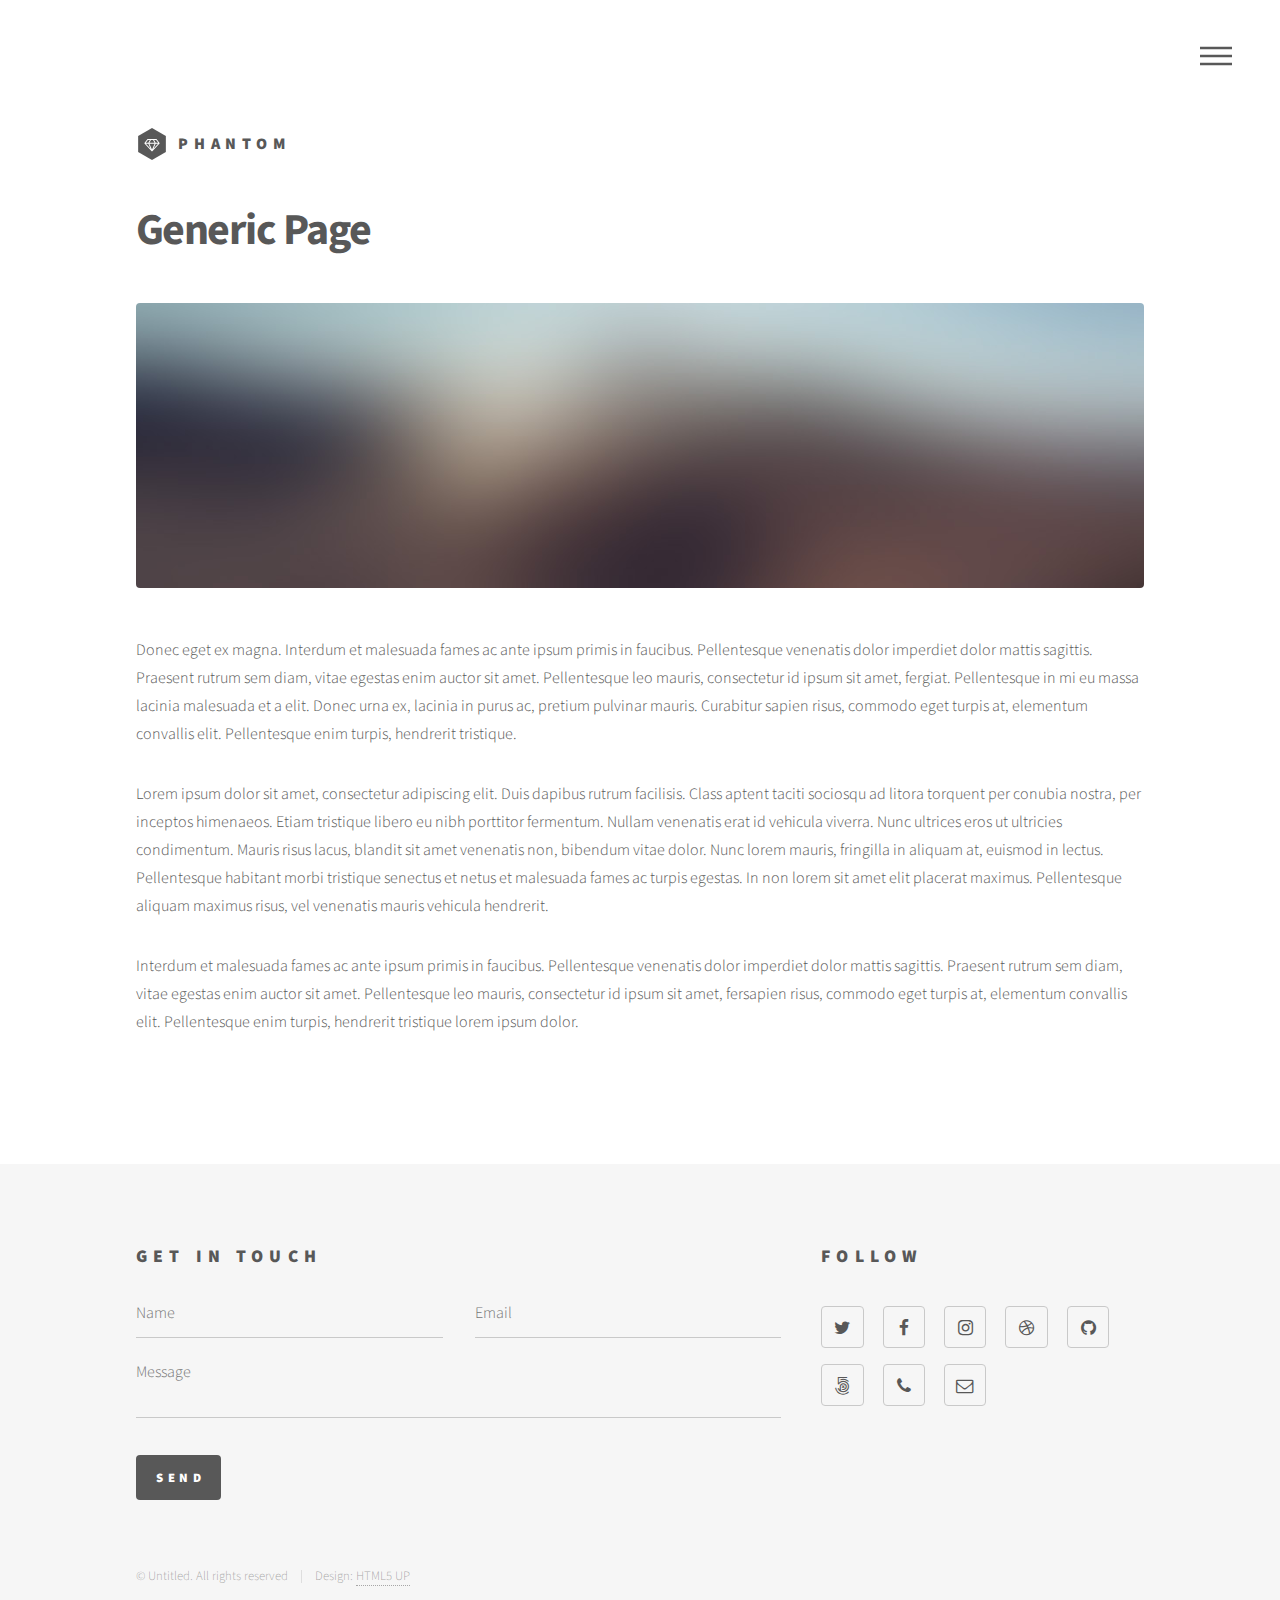
<file: generic.html>
<!DOCTYPE HTML>
<!--
	Phantom by HTML5 UP
	html5up.net | @ajlkn
	Free for personal and commercial use under the CCA 3.0 license (html5up.net/license)
-->
<html>
	<head>
		<title>Generic - Phantom by HTML5 UP</title>
		<meta charset="utf-8" />
		<meta name="viewport" content="width=device-width, initial-scale=1" />
		<!--[if lte IE 8]><script src="assets/js/ie/html5shiv.js"></script><![endif]-->
		<link rel="stylesheet" href="assets/css/main.css" />
		<!--[if lte IE 9]><link rel="stylesheet" href="assets/css/ie9.css" /><![endif]-->
		<!--[if lte IE 8]><link rel="stylesheet" href="assets/css/ie8.css" /><![endif]-->
	</head>
	<body>
		<!-- Wrapper -->
			<div id="wrapper">

				<!-- Header -->
					<header id="header">
						<div class="inner">

							<!-- Logo -->
								<a href="index.html" class="logo">
									<span class="symbol"><img src="images/logo.svg" alt="" /></span><span class="title">Phantom</span>
								</a>

							<!-- Nav -->
								<nav>
									<ul>
										<li><a href="#menu">Menu</a></li>
									</ul>
								</nav>

						</div>
					</header>

				<!-- Menu -->
					<nav id="menu">
						<h2>Menu</h2>
						<ul>
							<li><a href="index.html">Home</a></li>
							<li><a href="generic.html">Ipsum veroeros</a></li>
							<li><a href="generic.html">Tempus etiam</a></li>
							<li><a href="generic.html">Consequat dolor</a></li>
							<li><a href="elements.html">Elements</a></li>
						</ul>
					</nav>

				<!-- Main -->
					<div id="main">
						<div class="inner">
							<h1>Generic Page</h1>
							<span class="image main"><img src="images/pic13.jpg" alt="" /></span>
							<p>Donec eget ex magna. Interdum et malesuada fames ac ante ipsum primis in faucibus. Pellentesque venenatis dolor imperdiet dolor mattis sagittis. Praesent rutrum sem diam, vitae egestas enim auctor sit amet. Pellentesque leo mauris, consectetur id ipsum sit amet, fergiat. Pellentesque in mi eu massa lacinia malesuada et a elit. Donec urna ex, lacinia in purus ac, pretium pulvinar mauris. Curabitur sapien risus, commodo eget turpis at, elementum convallis elit. Pellentesque enim turpis, hendrerit tristique.</p>
							<p>Lorem ipsum dolor sit amet, consectetur adipiscing elit. Duis dapibus rutrum facilisis. Class aptent taciti sociosqu ad litora torquent per conubia nostra, per inceptos himenaeos. Etiam tristique libero eu nibh porttitor fermentum. Nullam venenatis erat id vehicula viverra. Nunc ultrices eros ut ultricies condimentum. Mauris risus lacus, blandit sit amet venenatis non, bibendum vitae dolor. Nunc lorem mauris, fringilla in aliquam at, euismod in lectus. Pellentesque habitant morbi tristique senectus et netus et malesuada fames ac turpis egestas. In non lorem sit amet elit placerat maximus. Pellentesque aliquam maximus risus, vel venenatis mauris vehicula hendrerit.</p>
							<p>Interdum et malesuada fames ac ante ipsum primis in faucibus. Pellentesque venenatis dolor imperdiet dolor mattis sagittis. Praesent rutrum sem diam, vitae egestas enim auctor sit amet. Pellentesque leo mauris, consectetur id ipsum sit amet, fersapien risus, commodo eget turpis at, elementum convallis elit. Pellentesque enim turpis, hendrerit tristique lorem ipsum dolor.</p>
						</div>
					</div>

				<!-- Footer -->
					<footer id="footer">
						<div class="inner">
							<section>
								<h2>Get in touch</h2>
								<form method="post" action="#">
									<div class="field half first">
										<input type="text" name="name" id="name" placeholder="Name" />
									</div>
									<div class="field half">
										<input type="email" name="email" id="email" placeholder="Email" />
									</div>
									<div class="field">
										<textarea name="message" id="message" placeholder="Message"></textarea>
									</div>
									<ul class="actions">
										<li><input type="submit" value="Send" class="special" /></li>
									</ul>
								</form>
							</section>
							<section>
								<h2>Follow</h2>
								<ul class="icons">
									<li><a href="#" class="icon style2 fa-twitter"><span class="label">Twitter</span></a></li>
									<li><a href="#" class="icon style2 fa-facebook"><span class="label">Facebook</span></a></li>
									<li><a href="#" class="icon style2 fa-instagram"><span class="label">Instagram</span></a></li>
									<li><a href="#" class="icon style2 fa-dribbble"><span class="label">Dribbble</span></a></li>
									<li><a href="#" class="icon style2 fa-github"><span class="label">GitHub</span></a></li>
									<li><a href="#" class="icon style2 fa-500px"><span class="label">500px</span></a></li>
									<li><a href="#" class="icon style2 fa-phone"><span class="label">Phone</span></a></li>
									<li><a href="#" class="icon style2 fa-envelope-o"><span class="label">Email</span></a></li>
								</ul>
							</section>
							<ul class="copyright">
								<li>&copy; Untitled. All rights reserved</li><li>Design: <a href="http://html5up.net">HTML5 UP</a></li>
							</ul>
						</div>
					</footer>

			</div>

		<!-- Scripts -->
			<script src="assets/js/jquery.min.js"></script>
			<script src="assets/js/skel.min.js"></script>
			<script src="assets/js/util.js"></script>
			<!--[if lte IE 8]><script src="assets/js/ie/respond.min.js"></script><![endif]-->
			<script src="assets/js/main.js"></script>

	</body>
</html>
</file>
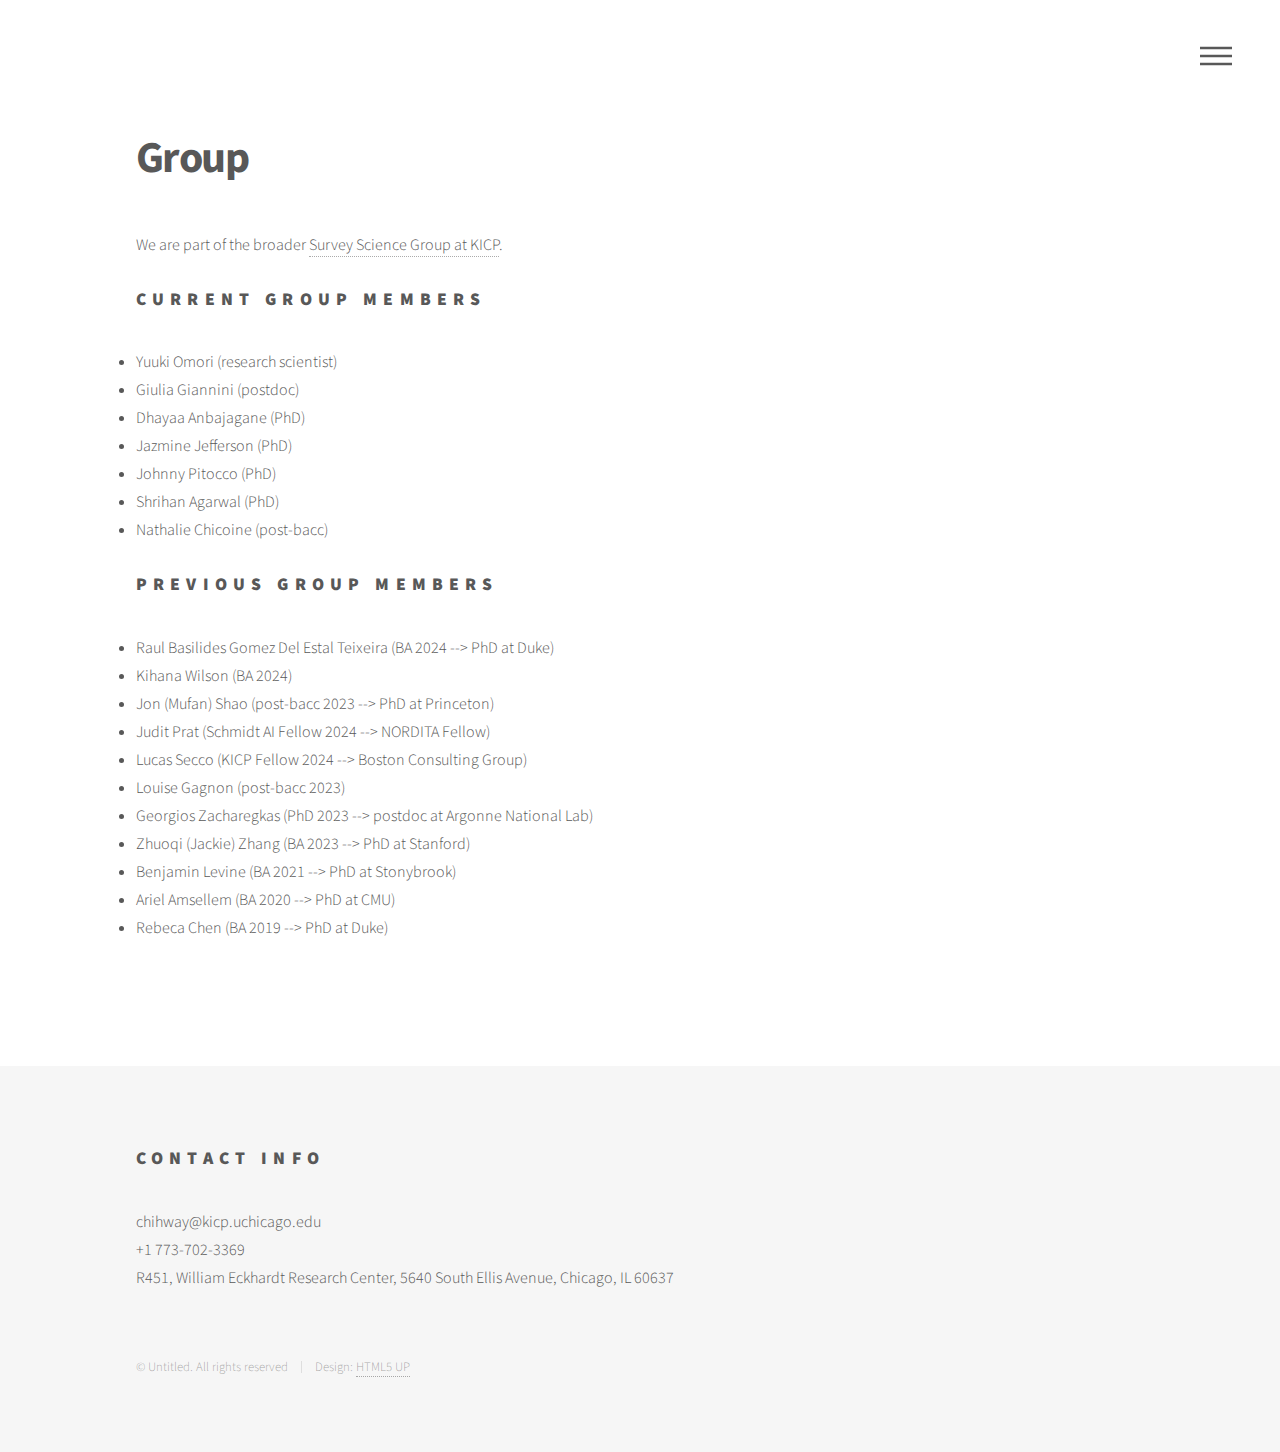
<file: group.html>
<!DOCTYPE HTML>
<!--
	Phantom by HTML5 UP
	html5up.net | @ajlkn
	Free for personal and commercial use under the CCA 3.0 license (html5up.net/license)
-->
<html>
	<head>
		<title>CV</title>
		<meta charset="utf-8" />
		<meta name="viewport" content="width=device-width, initial-scale=1" />
		<!--[if lte IE 8]><script src="assets/js/ie/html5shiv.js"></script><![endif]-->
		<link rel="stylesheet" href="assets/css/main.css" />
		<!--[if lte IE 9]><link rel="stylesheet" href="assets/css/ie9.css" /><![endif]-->
		<!--[if lte IE 8]><link rel="stylesheet" href="assets/css/ie8.css" /><![endif]-->
	</head>
	<body>
		<!-- Wrapper -->
			<div id="wrapper">

				<!-- Header -->
					<header id="header">
						<div class="inner">

							<!-- Logo 
								<a href="index.html" class="logo">
									<span class="symbol"><img src="images/logo.svg" alt="" /></span><span class="title">Phantom</span>
								</a>-->

							<!-- Nav -->
								<nav>
									<ul>
										<li><a href="#menu">Menu</a></li>
									</ul>
								</nav>

						</div>
					</header>

				<!-- Menu -->
					<nav id="menu">
						<h2>Menu</h2>
						<ul>
							<li><a href="index.html">Home</a></li>
							<li><a href="personal.html">About Me</a></li>
							<li><a href="research.html">Research</a></li>
							<li><a href="group.html">Group</a></li>
							<li><a href="cv.html">CV</a></li>
							<li><a href="talks.html">Talks</a></li>
							<li><a href="calendar.html">Calendar</a></li>
							<li><a href="outreach.html">Outreach</a></li>
							<li><a href="portfolio.html">Portfolio</a></li>
						</ul>
					</nav>

				<!-- Main -->
					<div id="main">
						<div class="inner">
							<h1>Group</h1>
							<!--<span class="image main"><img src="images/pic13.jpg" alt="" /></span>-->
							We are part of the broader <a href="https://surveys.uchicago.edu/index.html">Survey Science Group at KICP</a>.
							</br>
							</br>							
							<h2>Current group members</h2>
								<li>Yuuki Omori (research scientist)</li>	
								<li>Giulia Giannini (postdoc)</li>
								<li>Dhayaa Anbajagane (PhD)</li>
                                <li>Jazmine Jefferson (PhD)</li>
                                <li>Johnny Pitocco (PhD)</li>
                                <li>Shrihan Agarwal (PhD)</li>
								<li>Nathalie Chicoine (post-bacc)</li>						
							</br>
							<h2>Previous group members</h2>
							    <li>Raul Basilides Gomez Del Estal Teixeira (BA 2024 --> PhD at Duke)</li>
							    <li>Kihana Wilson (BA 2024)</li>
								<li>Jon (Mufan) Shao (post-bacc 2023 --> PhD at Princeton)</li>
								<li>Judit Prat (Schmidt AI Fellow 2024 --> NORDITA Fellow)</li>	
								<li>Lucas Secco (KICP Fellow 2024 --> Boston Consulting Group)</li>	
								<li>Louise Gagnon (post-bacc 2023)</li>
								<li>Georgios Zacharegkas (PhD 2023 --> postdoc at Argonne National Lab)</li>
							    <li>Zhuoqi (Jackie) Zhang (BA 2023 --> PhD at Stanford)</li>
							    <li>Benjamin Levine (BA 2021 --> PhD at Stonybrook)</li>
							    <li>Ariel Amsellem (BA 2020 --> PhD at CMU)</li>
							    <li>Rebeca Chen (BA 2019 --> PhD at Duke)</li>
							</br>
						</div>
					</div>

				<!-- Footer -->
					<footer id="footer">
						<div class="inner">
							<section>
								<h2>Contact info</h2>
								chihway@kicp.uchicago.edu</br>
								+1 773-702-3369</br>
								R451, William Eckhardt Research Center, 5640 South Ellis Avenue, Chicago, IL 60637</br>
							</section>
							<ul class="copyright">
								<li>&copy; Untitled. All rights reserved</li><li>Design: <a href="http://html5up.net">HTML5 UP</a></li>
							</ul>
						</div>
					</footer>


			</div>

		<!-- Scripts -->
			<script src="assets/js/jquery.min.js"></script>
			<script src="assets/js/skel.min.js"></script>
			<script src="assets/js/util.js"></script>
			<!--[if lte IE 8]><script src="assets/js/ie/respond.min.js"></script><![endif]-->
			<script src="assets/js/main.js"></script>

	</body>
</html>
</file>
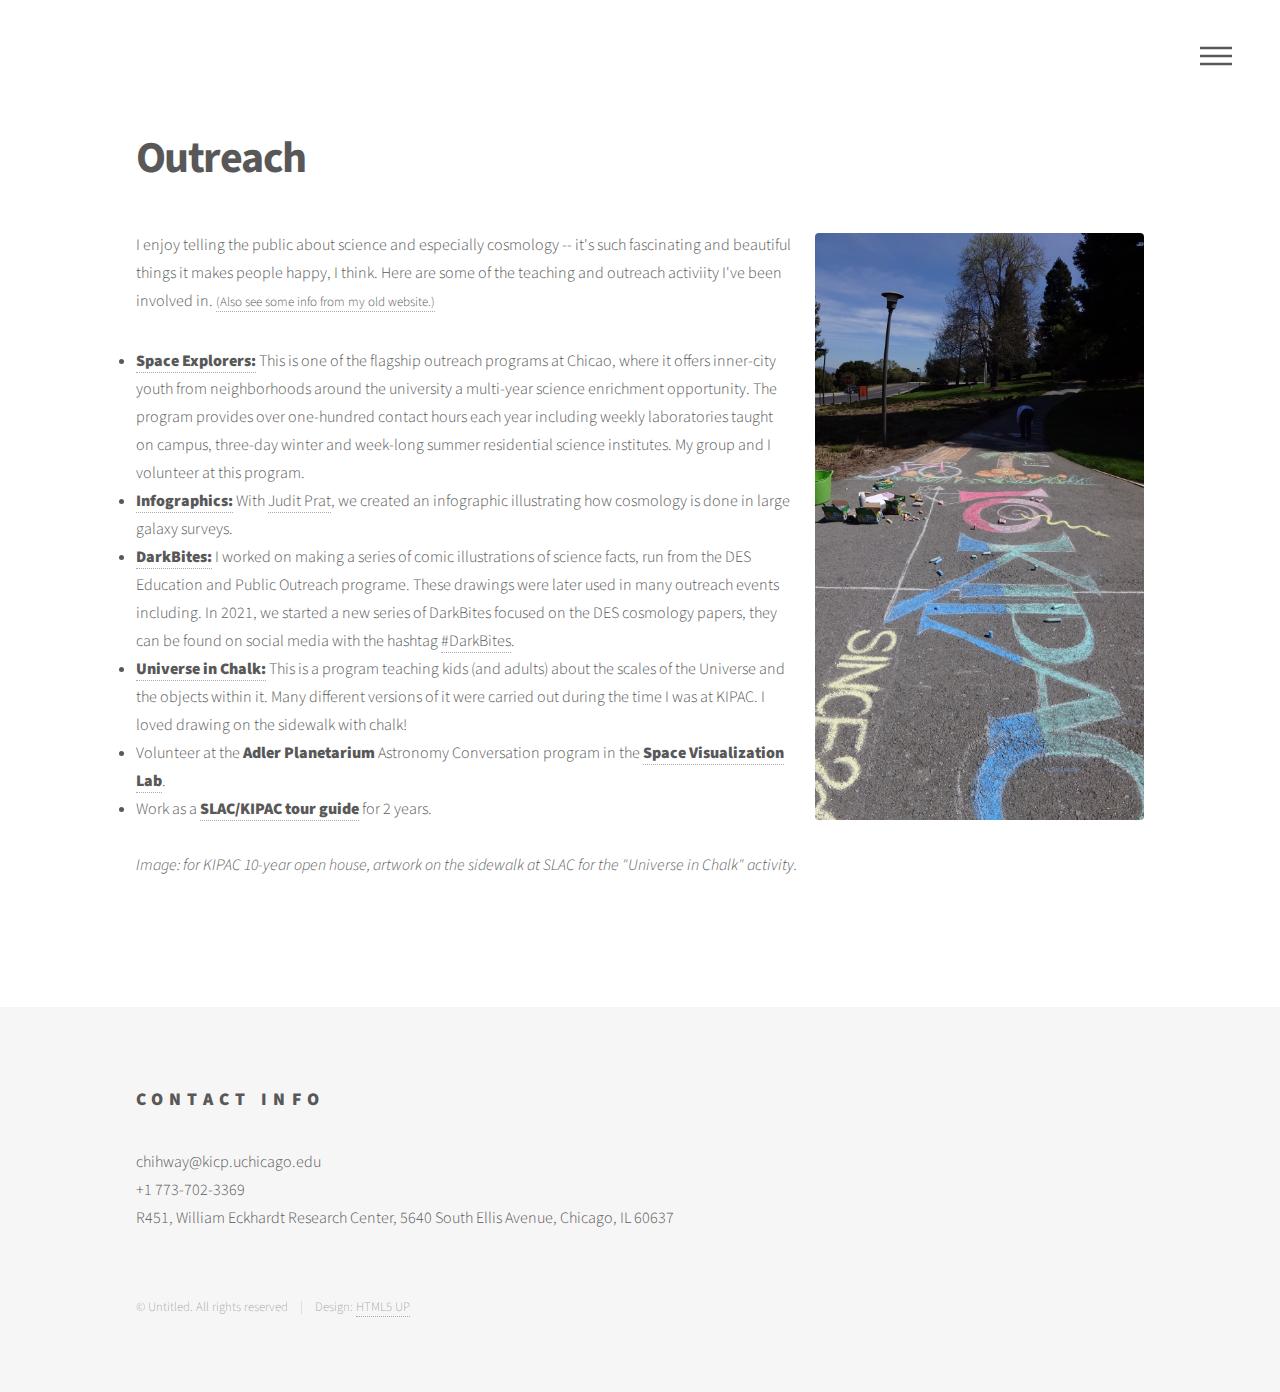
<file: outreach.html>
<!DOCTYPE HTML>
<!--
	Phantom by HTML5 UP
	html5up.net | @ajlkn
	Free for personal and commercial use under the CCA 3.0 license (html5up.net/license)
-->
<html>
	<head>
		<title>Outreach</title>
		<meta charset="utf-8" />
		<meta name="viewport" content="width=device-width, initial-scale=1" />
		<!--[if lte IE 8]><script src="assets/js/ie/html5shiv.js"></script><![endif]-->
		<link rel="stylesheet" href="assets/css/main.css" />
		<!--[if lte IE 9]><link rel="stylesheet" href="assets/css/ie9.css" /><![endif]-->
		<!--[if lte IE 8]><link rel="stylesheet" href="assets/css/ie8.css" /><![endif]-->
	</head>
	<body>
		<!-- Wrapper -->
			<div id="wrapper">

				<!-- Header -->
					<header id="header">
						<div class="inner">

							<!-- Logo 
								<a href="index.html" class="logo">
									<span class="symbol"><img src="images/logo.svg" alt="" /></span><span class="title">Teaching and Outreach</span>
								</a>-->

							<!-- Nav -->
								<nav>
									<ul>
										<li><a href="#menu">Menu</a></li>
									</ul>
								</nav>

						</div>
					</header>

				<!-- Menu -->
					<nav id="menu">
						<h2>Menu</h2>
						<ul>
							<li><a href="index.html">Home</a></li>
							<li><a href="personal.html">About Me</a></li>
							<li><a href="research.html">Research</a></li>
							<li><a href="group.html">Group</a></li>
							<li><a href="cv.html">CV</a></li>
							<li><a href="talks.html">Talks</a></li>
							<li><a href="calendar.html">Calendar</a></li>
							<li><a href="outreach.html">Outreach</a></li>
							<li><a href="portfolio.html">Portfolio</a></li>
						</ul>
					</nav>

				<!-- Main -->
					<div id="main">
						<div class="inner">
							<h1>Outreach</h1>
							<!--<span class="image main"><img src="images/pic13.jpg" alt="" /></span>-->
							<p><span class="image right"><a href="images/kipac10.jpg" target="_blank"><img src="images/kipac10.jpg" alt="" /></a></span>I enjoy telling the public about science and especially cosmology -- it's such fascinating and beautiful things it makes people happy, I think. Here are some of the teaching and outreach activiity I've been involved in. <font size="2"><a href="http://www.slac.stanford.edu/~chihway/personal_website/homepage/talks/Talks_and_Publication/talks.html">(Also see some info from my old website.)</a></font></p>
							<li><a href="https://kavlicosmo.uchicago.edu/outreach/space-explorers/"><b>Space Explorers:</b></a> This is one of the flagship outreach programs at Chicao, where it offers inner-city youth from neighborhoods around the university a multi-year science enrichment opportunity. The program provides over one-hundred contact hours each year including weekly laboratories taught on campus, three-day winter and week-long summer residential science institutes. My group and I volunteer at this program.</li>
							<li><a href="https://www.facebook.com/darkenergysurvey/photos/4262352067154705"><b>Infographics:</b></a> With <a href="https://astrophysics.uchicago.edu/people/profile/judit-prat/">Judit Prat</a>, we created an infographic illustrating how cosmology is done in large galaxy surveys.</li> 
							<li><a href="https://www.darkenergysurvey.org/education/darkbites/"><b>DarkBites:</b></a> I worked on making a series of comic illustrations of science facts, run from the DES Education and Public Outreach programe. These drawings were later used in many outreach events including. In 2021, we started a new series of DarkBites focused on the DES cosmology papers, they can be found on social media with the hashtag <a href="https://www.facebook.com/hashtag/darkbites">#DarkBites</a>.</li>
							<li><a href="http://paulsimeon.com/outreach/universe-in-chalk/"><b>Universe in Chalk:</b></a> This is a program teaching kids (and adults) about the scales of the Universe and the objects within it. Many different versions of it were carried out during the time I was at KIPAC. I loved drawing on the sidewalk with chalk!</li>
							<li>Volunteer at the <b>Adler Planetarium</b> Astronomy Conversation program in the <a href="http://www.adlerplanetarium.org/whats-here/dont-miss/space-visualization-lab/"><b>Space Visualization Lab</b></a>.</li>
							<li>Work as a <a href="https://www6.slac.stanford.edu/community/public-tours"><b>SLAC/KIPAC tour guide</b></a> for 2 years.</li>

						</br>
						<p><i>Image: for KIPAC 10-year open house, artwork on the sidewalk at SLAC for the "Universe in Chalk" activity.</i></p>
						</div>
					</div>

				<!-- Footer -->
					<footer id="footer">
						<div class="inner">
							<section>
								<h2>Contact info</h2>
								chihway@kicp.uchicago.edu</br>
								+1 773-702-3369</br>
								R451, William Eckhardt Research Center, 5640 South Ellis Avenue, Chicago, IL 60637</br>
							</section>
							<ul class="copyright">
								<li>&copy; Untitled. All rights reserved</li><li>Design: <a href="http://html5up.net">HTML5 UP</a></li>
							</ul>
						</div>
					</footer>

			</div>

		<!-- Scripts -->
			<script src="assets/js/jquery.min.js"></script>
			<script src="assets/js/skel.min.js"></script>
			<script src="assets/js/util.js"></script>
			<!--[if lte IE 8]><script src="assets/js/ie/respond.min.js"></script><![endif]-->
			<script src="assets/js/main.js"></script>

	</body>
</html>
</file>
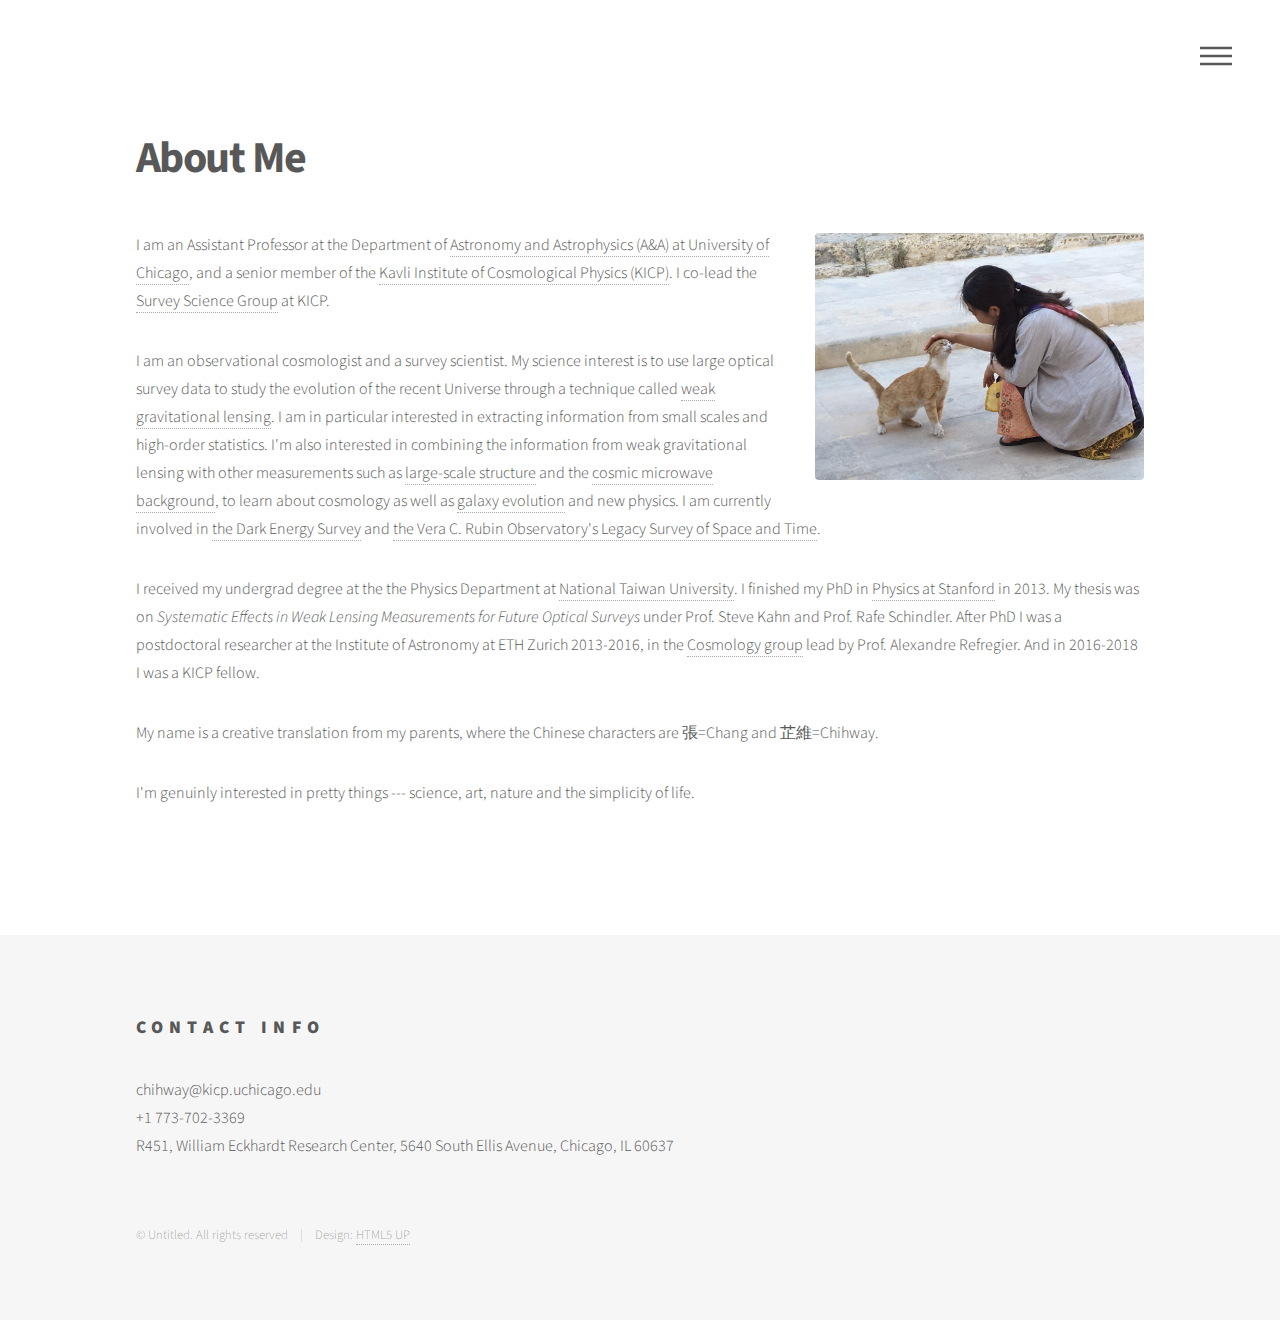
<file: personal.html>
<!DOCTYPE HTML>
<!--
	Phantom by HTML5 UP
	html5up.net | @ajlkn
	Free for personal and commercial use under the CCA 3.0 license (html5up.net/license)
-->
<html>
	<head>
		<title>About Me</title>
		<meta charset="utf-8" />
		<meta name="viewport" content="width=device-width, initial-scale=1" />
		<!--[if lte IE 8]><script src="assets/js/ie/html5shiv.js"></script><![endif]-->
		<link rel="stylesheet" href="assets/css/main.css" />
		<!--[if lte IE 9]><link rel="stylesheet" href="assets/css/ie9.css" /><![endif]-->
		<!--[if lte IE 8]><link rel="stylesheet" href="assets/css/ie8.css" /><![endif]-->
	</head>
	<body>
		<!-- Wrapper -->
			<div id="wrapper">

				<!-- Header -->
					<header id="header">
						<div class="inner">

							<!-- Logo 
								<a href="index.html" class="logo">
									<span class="symbol"><img src="images/logo.svg" alt="" /></span><span class="title">About Me</span>
								</a>-->

							<!-- Nav -->
								<nav>
									<ul>
										<li><a href="#menu">Menu</a></li>
									</ul>
								</nav>

						</div>
					</header>

				<!-- Menu -->
					<nav id="menu">
						<h2>Menu</h2>
						<ul>
							<li><a href="index.html">Home</a></li>
							<li><a href="personal.html">About Me</a></li>
							<li><a href="research.html">Research</a></li>
							<li><a href="group.html">Group</a></li>
							<li><a href="cv.html">CV</a></li>
							<li><a href="talks.html">Talks</a></li>
							<li><a href="calendar.html">Calendar</a></li>
							<li><a href="outreach.html">Outreach</a></li>
							<li><a href="portfolio.html">Portfolio</a></li>
						</ul>
					</nav>

				<!-- Main -->
					<div id="main">
						<div class="inner">
							<h1>About Me</h1>
							<!--<span class="image main"><img src="images/pic13.jpg" alt="" /></span>-->
							<p><span class="image right"><a href="images/cat_profile.png" target="_blank"><img src="images/cat_profile.png" alt="" /></a></span>I am an Assistant Professor at the Department of <a href="http://astro.uchicago.edu/">Astronomy and Astrophysics (A&A) at University of Chicago</a>, and a senior member of the <a href="http://kicp.uchicago.edu/">Kavli Institute of Cosmological Physics (KICP)</a>. I co-lead the <a href="https://surveys.uchicago.edu/">Survey Science Group</a> at KICP.</p> 

							<p>I am an observational cosmologist and a survey scientist. My science interest is to use large optical survey data to study the evolution of the recent Universe through a technique called <a href="https://en.wikipedia.org/wiki/Weak_gravitational_lensing">weak gravitational lensing</a>. I am in particular interested in extracting information from small scales and high-order statistics. I'm also interested in combining the information from weak gravitational lensing with other measurements such as <a href="https://en.wikipedia.org/wiki/Observable_universe#Large-scale_structure">large-scale structure</a> and the <a href="https://en.wikipedia.org/wiki/Cosmic_microwave_background">cosmic microwave background</a>, to learn about cosmology as well as <a href="https://en.wikipedia.org/wiki/Galaxy_formation_and_evolution">galaxy evolution</a> and new physics. I am currently involved in <a href="http://www.darkenergysurvey.org/">the Dark Energy Survey</a> and <a href="https://www.lsst.org/">the Vera C. Rubin Observatory's Legacy Survey of Space and Time</a>.</p>

							<p>I received my undergrad degree at the the Physics Department at <a href="http://www.ntu.edu.tw/english/index.html">National Taiwan University</a>. I finished my PhD in <a href="https://physics.stanford.edu/">Physics at Stanford</a> in 2013. My thesis was on <i>Systematic Effects in Weak Lensing Measurements for Future Optical Surveys</i> under Prof. Steve Kahn and Prof. Rafe Schindler. After PhD I was a postdoctoral researcher at the Institute of Astronomy at ETH Zurich 2013-2016, in the <a href="http://www.cosmology.ethz.ch/">Cosmology group</a> lead by Prof. Alexandre Refregier. And in 2016-2018 I was a KICP fellow.</p>

							<p>My name is a creative translation from my parents, where the Chinese characters are 張=Chang and 芷維=Chihway. </p>

							<p>I'm genuinly interested in pretty things --- science, art, nature and the simplicity of life.</p>  
						</div>
					</div>

				<!-- Footer -->
					<footer id="footer">
						<div class="inner">
							<section>
								<h2>Contact info</h2>
								chihway@kicp.uchicago.edu</br>
								+1 773-702-3369</br>
								R451, William Eckhardt Research Center, 5640 South Ellis Avenue, Chicago, IL 60637</br>
							</section>
							<ul class="copyright">
								<li>&copy; Untitled. All rights reserved</li><li>Design: <a href="http://html5up.net">HTML5 UP</a></li>
							</ul>
						</div>
					</footer>

			</div>

		<!-- Scripts -->
			<script src="assets/js/jquery.min.js"></script>
			<script src="assets/js/skel.min.js"></script>
			<script src="assets/js/util.js"></script>
			<!--[if lte IE 8]><script src="assets/js/ie/respond.min.js"></script><![endif]-->
			<script src="assets/js/main.js"></script>

	</body>
</html>
</file>
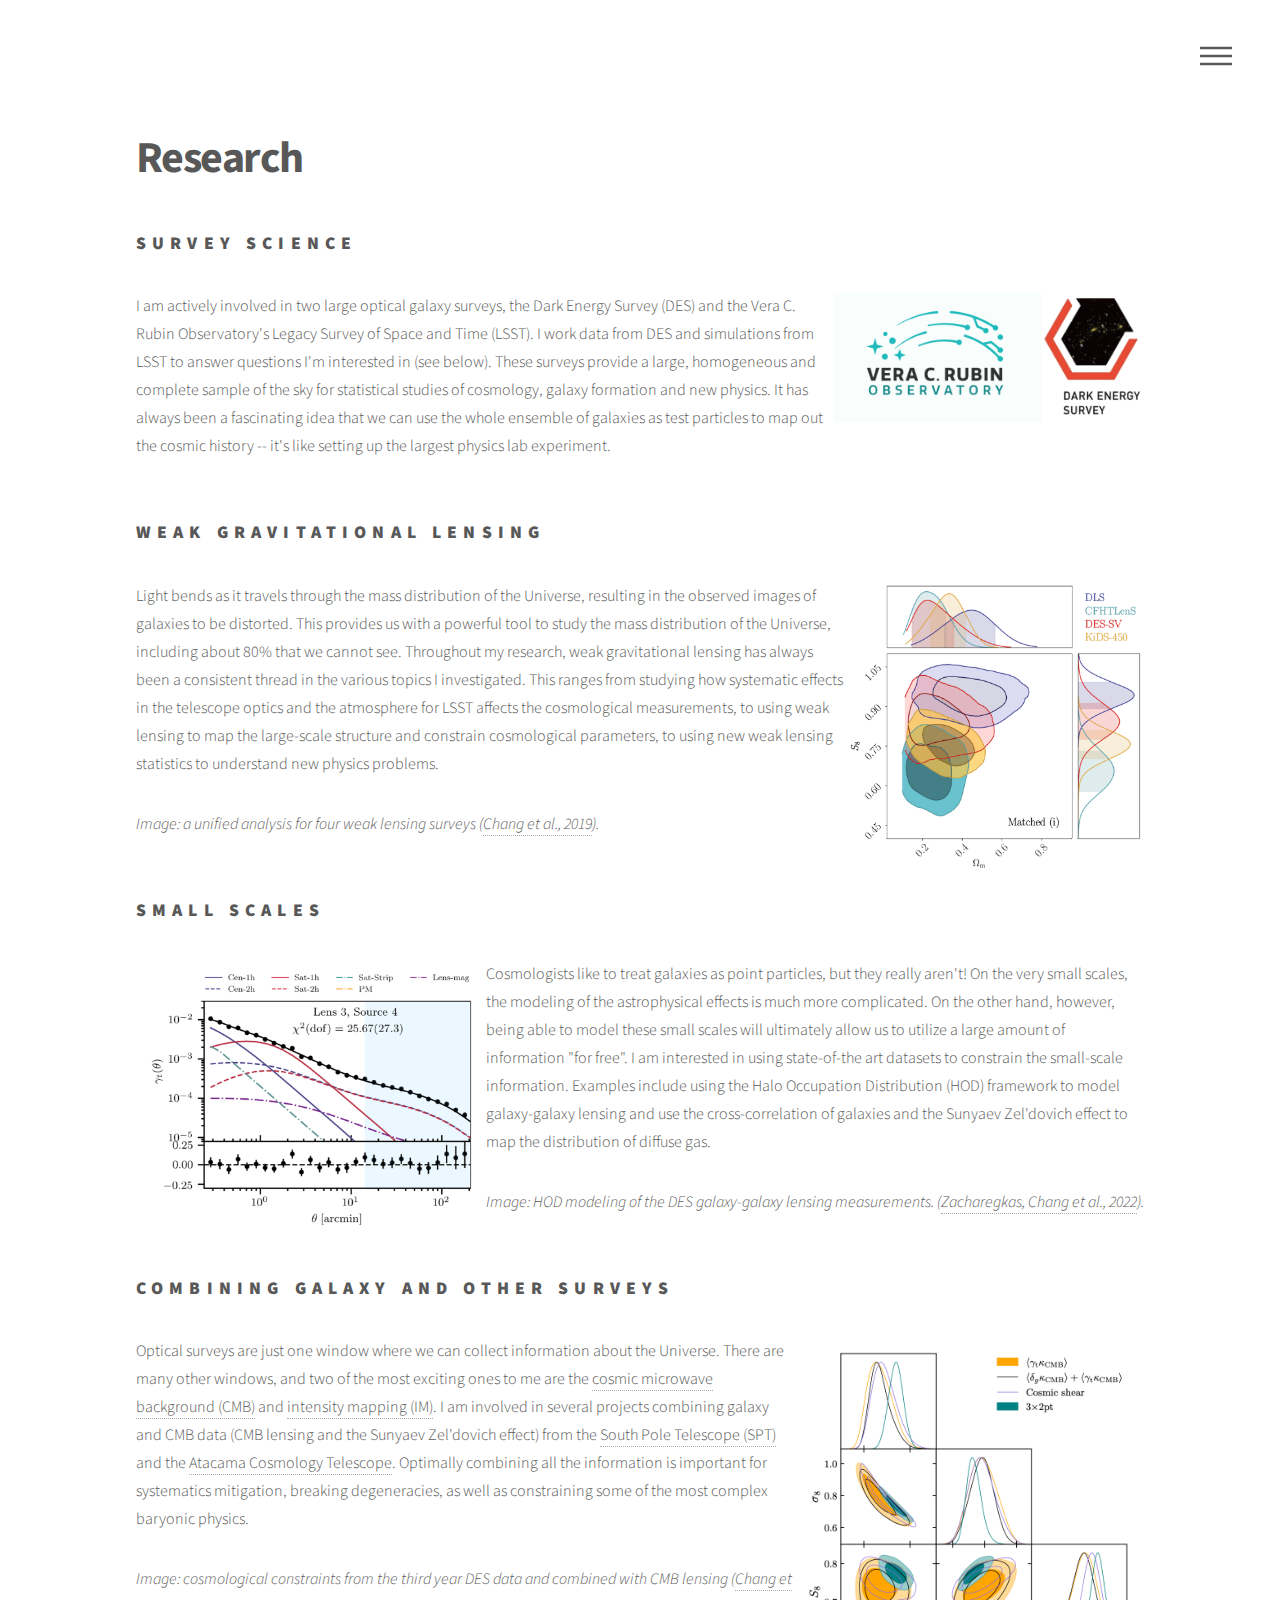
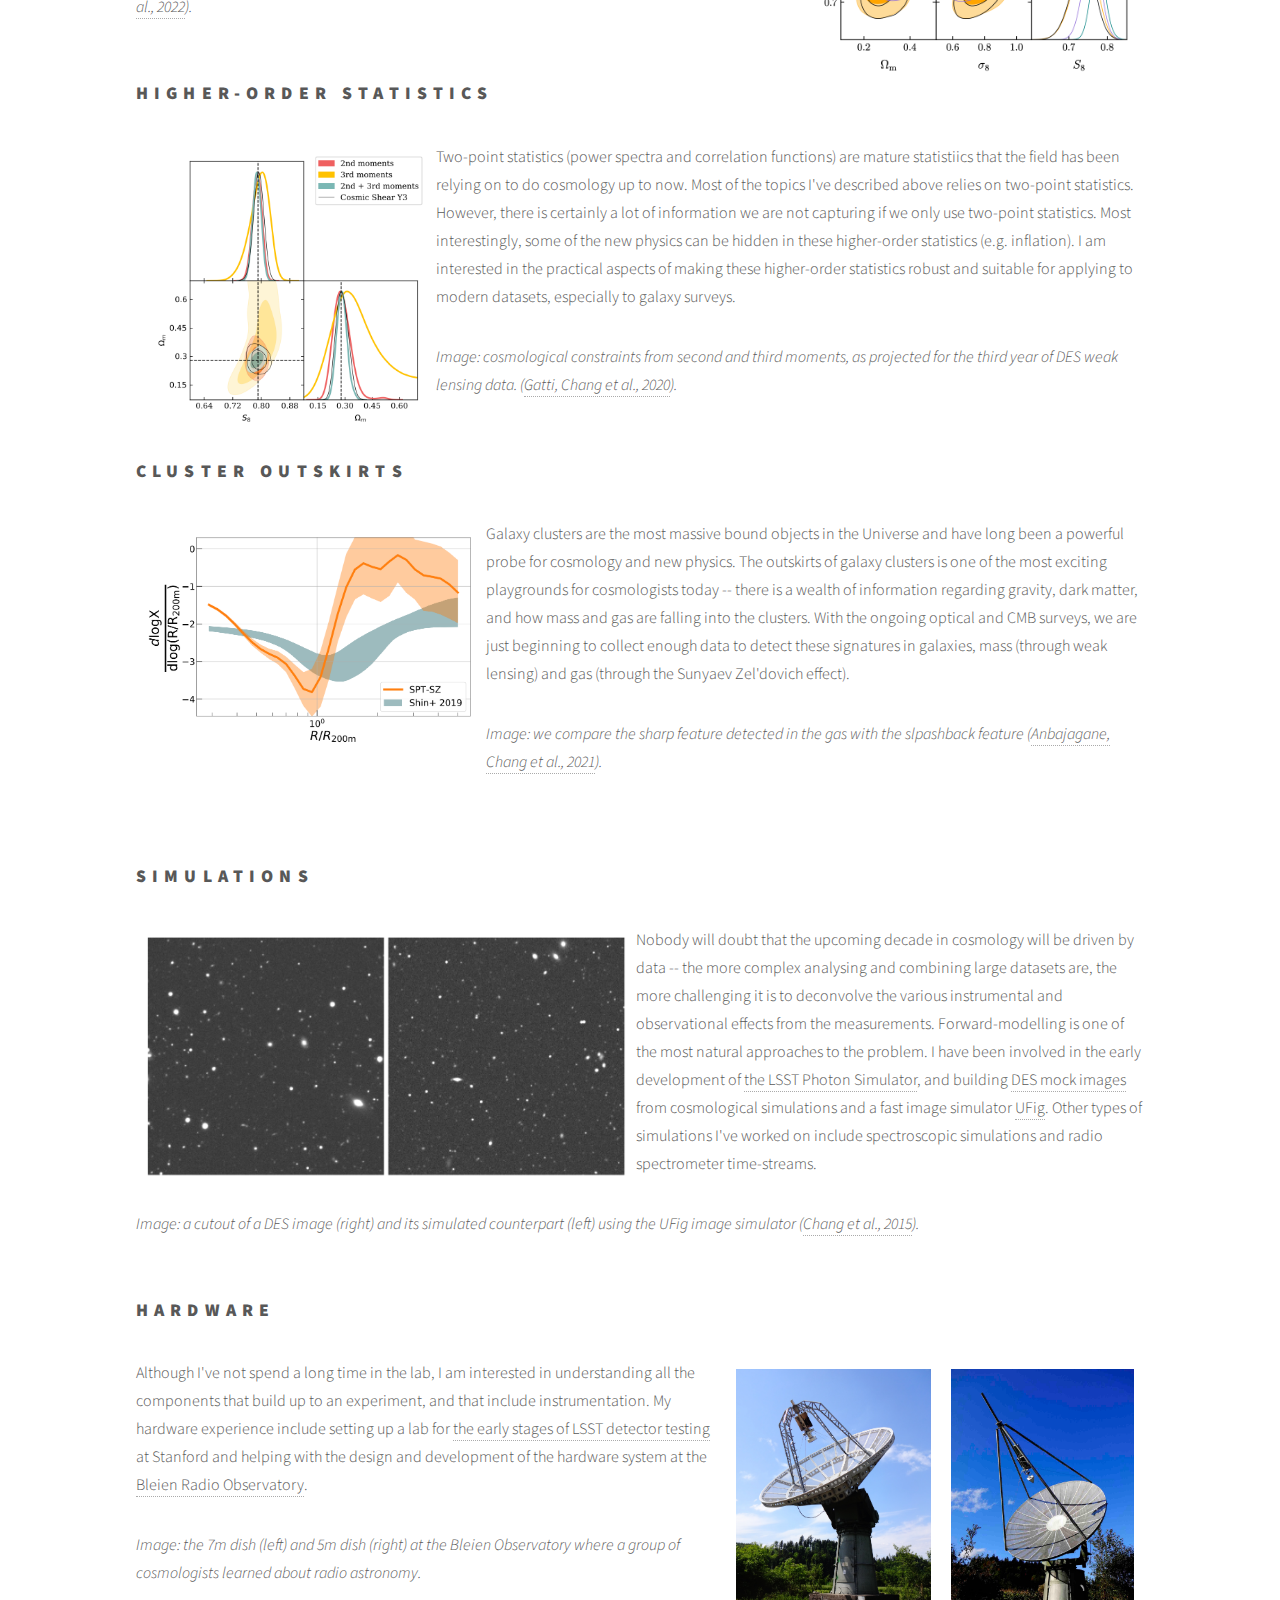
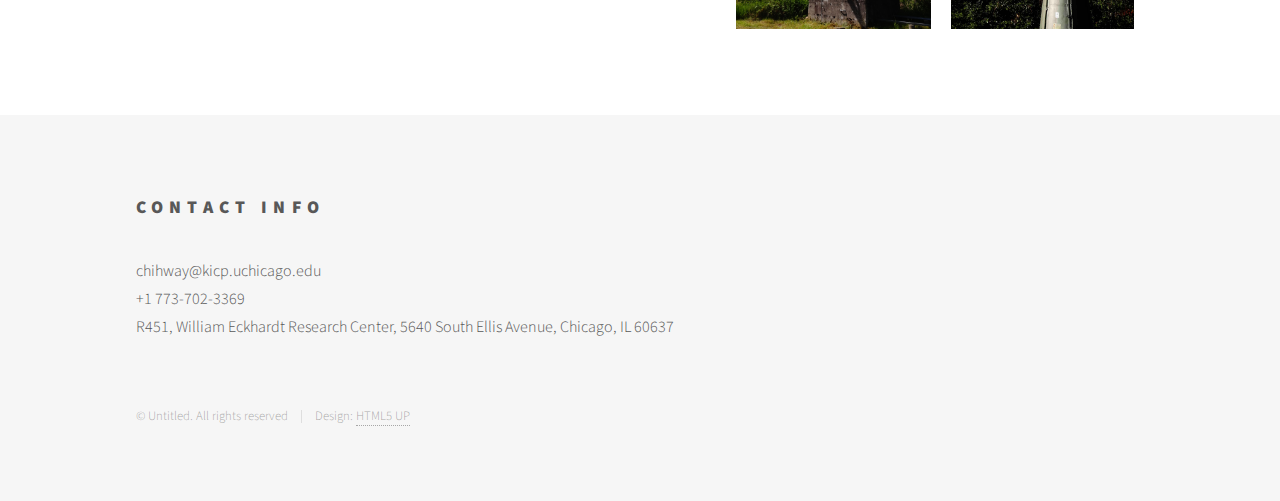
<file: research.html>
<!DOCTYPE HTML>
<!--
	Phantom by HTML5 UP
	html5up.net | @ajlkn
	Free for personal and commercial use under the CCA 3.0 license (html5up.net/license)
-->
<html>
	<head>
		<title>Research</title>
		<meta charset="utf-8" />
		<meta name="viewport" content="width=device-width, initial-scale=1" />
		<!--[if lte IE 8]><script src="assets/js/ie/html5shiv.js"></script><![endif]-->
		<link rel="stylesheet" href="assets/css/main.css" />
		<!--[if lte IE 9]><link rel="stylesheet" href="assets/css/ie9.css" /><![endif]-->
		<!--[if lte IE 8]><link rel="stylesheet" href="assets/css/ie8.css" /><![endif]-->
	</head>
	<body>
		<!-- Wrapper -->
			<div id="wrapper">

				<!-- Header -->
					<header id="header">
						<div class="inner">

							<!-- Logo 
								<a href="index.html" class="logo">
									<span class="symbol"><img src="images/logo.svg" alt="" /></span><span class="title">Research</span>
								</a>-->

							<!-- Nav -->
								<nav>
									<ul>
										<li><a href="#menu">Menu</a></li>
									</ul>
								</nav>

						</div>
					</header>

				<!-- Menu -->
					<nav id="menu">
						<h2>Menu</h2>
						<ul>
							<li><a href="index.html">Home</a></li>
							<li><a href="personal.html">About Me</a></li>
							<li><a href="research.html">Research</a></li>
							<li><a href="group.html">Group</a></li>
							<li><a href="cv.html">CV</a></li>
							<li><a href="talks.html">Talks</a></li>
							<li><a href="calendar.html">Calendar</a></li>
							<li><a href="outreach.html">Outreach</a></li>
							<li><a href="portfolio.html">Portfolio</a></li>
						</ul>
					</nav>

				<!-- Main -->
					<div id="main">
						<div class="inner">
							<h1>Research</h1>
							<!--<span class="image main"><img src="images/pic13.jpg" alt="" /></span>-->
							<h2>Survey Science</h2>
							<p><img src="images/des_logo.png" alt="" align="right" height="130"><img src="images/lsst_logo.png" alt="", align="right", height="130">I am actively involved in two large optical galaxy surveys, the Dark Energy Survey (DES) and the Vera C. Rubin Observatory's Legacy Survey of Space and Time (LSST). I work data from DES and simulations from LSST to answer questions I'm interested in (see below). These surveys provide a large, homogeneous and complete sample of the sky for statistical studies of cosmology, galaxy formation and new physics. It has always been a fascinating idea that we can use the whole ensemble of galaxies as test particles to map out the cosmic history -- it's like setting up the largest physics lab experiment.</p>
							</br>

							<h2>Weak Gravitational Lensing</h2>
							<p><img src="images/wlpipe.png" alt="" align="right" width="300">Light bends as it travels through the mass distribution of the Universe, resulting in the observed images of galaxies to be distorted. This provides us with a powerful tool to study the mass distribution of the Universe, including about 80% that we cannot see. Throughout my research, weak gravitational lensing has always been a consistent thread in the various topics I investigated. This ranges from studying how systematic effects in the telescope optics and the atmosphere for LSST affects the cosmological measurements, to using weak lensing to map the large-scale structure and constrain cosmological parameters, to using new weak lensing statistics to understand new physics problems.</p>
							<p><i>Image: a unified analysis for four weak lensing surveys (<a href="https://arxiv.org/abs/1808.07335">Chang et al., 2019</a>).</i></p>
							</br>

							<h2>Small Scales</h2>
							<p><img src="images/hod.png" alt="" align="left" width="350" style="padding:10px;">Cosmologists like to treat galaxies as point particles, but they really aren't! On the very small scales, the modeling of the astrophysical effects is much more complicated. On the other hand, however, being able to model these small scales will ultimately allow us to utilize a large amount of information "for free". I am interested in using state-of-the art datasets to constrain the small-scale information. Examples include using the Halo Occupation Distribution (HOD) framework to model galaxy-galaxy lensing and use the cross-correlation of galaxies and the Sunyaev Zel'dovich effect to map the distribution of diffuse gas.</p>   
							<p><i>Image: HOD modeling of the DES galaxy-galaxy lensing measurements. (<a href="https://arxiv.org/abs/2106.08438">Zacharegkas, Chang et al., 2022</a>).</i></p>
							</br>

							<h2>Combining Galaxy and Other Surveys</h2>
							<p><img src="images/desxspt.png" alt="" align='right' width="350" style="padding:10px;"/>Optical surveys are just one window where we can collect information about the Universe. There are many other windows, and two of the most exciting ones to me are the <a href="https://en.wikipedia.org/wiki/Cosmic_microwave_background">cosmic microwave background (CMB)</a> and <a href="https://en.wikipedia.org/wiki/Intensity_mapping"> intensity mapping (IM)</a>. I am involved in several projects combining galaxy and CMB data (CMB lensing and the Sunyaev Zel'dovich effect) from the <a href="https://pole.uchicago.edu/">South Pole Telescope (SPT)</a> and the <a href="https://act.princeton.edu/">Atacama Cosmology Telescope</a>. Optimally combining all the information is important for systematics mitigation, breaking degeneracies, as well as constraining some of the most complex baryonic physics.</p>
							<p><i>Image: cosmological constraints from the third year DES data and combined with CMB lensing (<a href="https://arxiv.org/abs/2203.12440">Chang et al., 2022</a>).</i></p>
							</br>

							<h2>Higher-order Statistics</h2>
							<p><img src="images/moments.png" alt="" align="left" width="300" style="padding:10px;">Two-point statistics (power spectra and correlation functions) are mature statistiics that the field has been relying on to do cosmology up to now. Most of the topics I've described above relies on two-point statistics. However, there is certainly a lot of information we are not capturing if we only use two-point statistics. Most interestingly, some of the new physics can be hidden in these higher-order statistics (e.g. inflation). I am interested in the practical aspects of making these higher-order statistics robust and suitable for applying to modern datasets, especially to galaxy surveys.</p>   
							<p><i>Image: cosmological constraints from second and third moments, as projected for the third year of DES weak lensing data. (<a href="https://arxiv.org/abs/2106.08438">Gatti, Chang et al., 2020</a>).</i></p>
							</br>



							<h2>Cluster Outskirts</h2>
							<p><img src="images/shock.png" alt="" align="left" width="350" style="padding:10px;">Galaxy clusters are the most massive bound objects in the Universe and have long been a powerful probe for cosmology and new physics. The outskirts of galaxy clusters is one of the most exciting playgrounds for cosmologists today -- there is a wealth of information regarding gravity, dark matter, and how mass and gas are falling into the clusters. With the ongoing optical and CMB surveys, we are just beginning to collect enough data to detect these signatures in galaxies, mass (through weak lensing) and gas (through the Sunyaev Zel'dovich effect).</p>   
							<p><i>Image: we compare the sharp feature detected in the gas with the slpashback feature (<a href="https://arxiv.org/abs/2111.04778">Anbajagane, Chang et al., 2021</a>).</i></p>
							</br>
							</br>


							<h2>Simulations</h2>
							<p><img src="images/ufig_images.png" alt="" align='left' width="500" style="padding:10px;"/>Nobody will doubt that the upcoming decade in cosmology will be driven by data -- the more complex analysing and combining large datasets are, the more challenging it is to deconvolve the various instrumental and observational effects from the measurements. Forward-modelling is one of the most natural approaches to the problem. I have been involved in the early development of <a href="https://www.lsst.org/scientists/simulations/phosim">the LSST Photon Simulator</a>, and building <a href="https://arxiv.org/abs/1411.0032">DES mock images</a> from cosmological simulations and a fast image simulator <a href="https://arxiv.org/abs/1209.1200">UFig</a>. Other types of simulations I've worked on include spectroscopic simulations and radio spectrometer time-streams.</p>
							<p><i>Image: a cutout of a DES image (right) and its simulated counterpart (left) using the UFig image simulator (<a href="https://arxiv.org/abs/1411.0032">Chang et al., 2015</a>).</i></p>
							</br>

							<h2>Hardware</h2>
							<p><img src="images/bleien_5m.jpg" alt="" align="right" height="280" style="padding:10px;"><img src="images/bleien_7m.jpg" alt="" align="right" height="280" style="padding:10px;">Although I've not spend a long time in the lab, I am interested in understanding all the components that build up to an experiment, and that include instrumentation. My hardware experience include setting up a lab for <a href="http://www.slac.stanford.edu/~chihway/LABS06/">the early stages of LSST detector testing</a> at Stanford and helping with the design and development of the hardware system at the <a href="http://www.astro.ethz.ch/research/facilities/radioteleskop-bleien.html">Bleien Radio Observatory</a>.</p>
							<p><i>Image: the 7m dish (left) and 5m dish (right) at the Bleien Observatory where a group of cosmologists learned about radio astronomy.</i></p>
						</div>
					</div>

				<!-- Footer -->
					<footer id="footer">
						<div class="inner">
							<section>
								<h2>Contact info</h2>
								chihway@kicp.uchicago.edu</br>
								+1 773-702-3369</br>
								R451, William Eckhardt Research Center, 5640 South Ellis Avenue, Chicago, IL 60637</br>
							</section>
							<ul class="copyright">
								<li>&copy; Untitled. All rights reserved</li><li>Design: <a href="http://html5up.net">HTML5 UP</a></li>
							</ul>
						</div>
					</footer>

			</div>

		<!-- Scripts -->
			<script src="assets/js/jquery.min.js"></script>
			<script src="assets/js/skel.min.js"></script>
			<script src="assets/js/util.js"></script>
			<!--[if lte IE 8]><script src="assets/js/ie/respond.min.js"></script><![endif]-->
			<script src="assets/js/main.js"></script>

	</body>
</html>
</file>
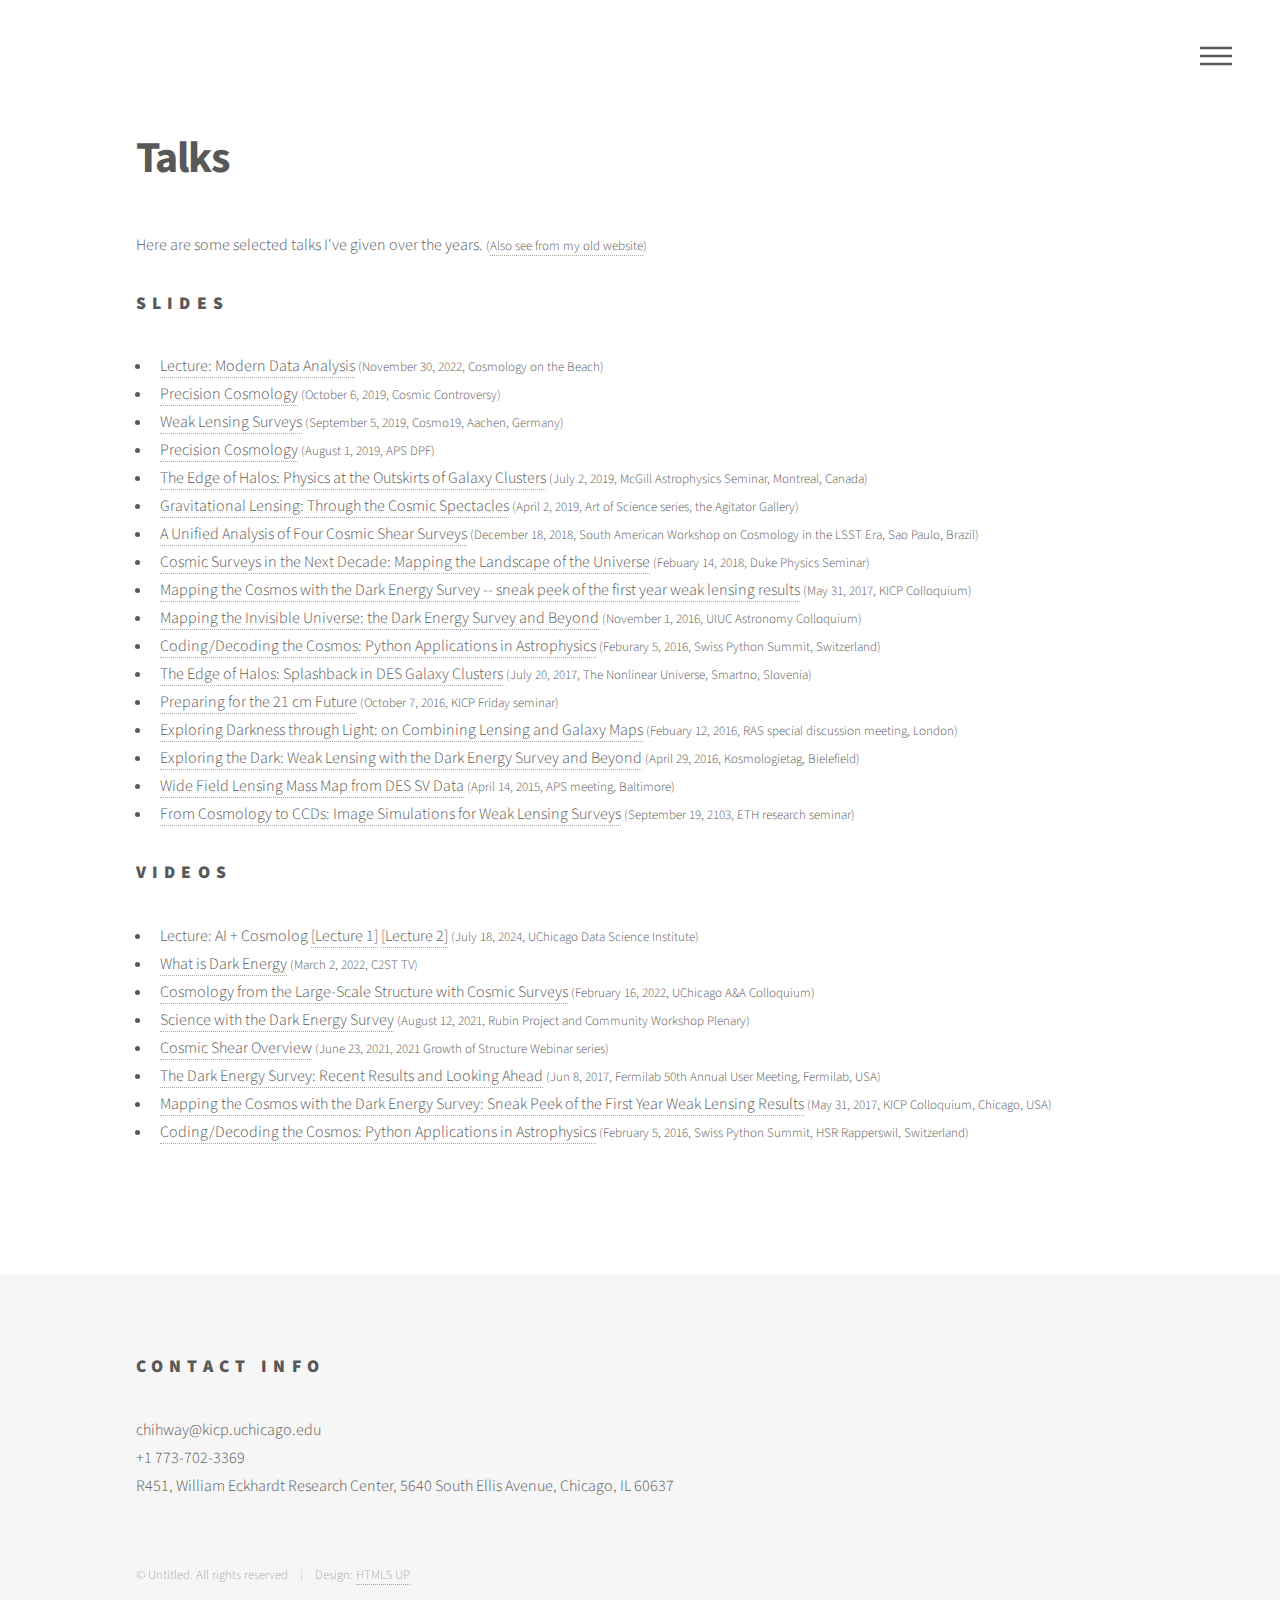
<file: talks.html>
<!DOCTYPE HTML>
<!--
	Phantom by HTML5 UP
	html5up.net | @ajlkn
	Free for personal and commercial use under the CCA 3.0 license (html5up.net/license)
-->
<html>
	<head>
		<title>Talks</title>
		<meta charset="utf-8" />
		<meta name="viewport" content="width=device-width, initial-scale=1" />
		<!--[if lte IE 8]><script src="assets/js/ie/html5shiv.js"></script><![endif]-->
		<link rel="stylesheet" href="assets/css/main.css" />
		<!--[if lte IE 9]><link rel="stylesheet" href="assets/css/ie9.css" /><![endif]-->
		<!--[if lte IE 8]><link rel="stylesheet" href="assets/css/ie8.css" /><![endif]-->
	</head>
	<body>
		<!-- Wrapper -->
			<div id="wrapper">

				<!-- Header -->
					<header id="header">
						<div class="inner">

							<!-- Logo 
								<a href="index.html" class="logo">
									<span class="symbol"><img src="images/logo.svg" alt="" /></span><span class="title">Phantom</span>
								</a>-->

							<!-- Nav -->
								<nav>
									<ul>
										<li><a href="#menu">Menu</a></li>
									</ul>
								</nav>

						</div>
					</header>

				<!-- Menu -->
					<nav id="menu">
						<h2>Menu</h2>
						<ul>
							<li><a href="index.html">Home</a></li>
							<li><a href="personal.html">About Me</a></li>
							<li><a href="research.html">Research</a></li>
							<li><a href="group.html">Group</a></li>
							<li><a href="cv.html">CV</a></li>
							<li><a href="talks.html">Talks</a></li>
							<li><a href="calendar.html">Calendar</a></li>
							<li><a href="outreach.html">Outreach</a></li>
							<li><a href="portfolio.html">Portfolio</a></li>
						</ul>
					</nav>

				<!-- Main -->
					<div id="main">
						<div class="inner">
							<h1>Talks</h1>
							<!--<span class="image main"><img src="images/pic13.jpg" alt="" /></span>-->
							<p>Here are some selected talks I've given over the years. <font size="2">(<a href="http://www.slac.stanford.edu/~chihway/personal_website/homepage/talks/Talks_and_Publication/talks.html">Also see from my old website</a>)</font></p>
							<h2>Slides</h2>
							<ul>
							<li><a href="https://github.com/chihway/cosmology_on_beach_2022">Lecture: Modern Data Analysis</a><font size="2"> (November 30, 2022, Cosmology on the Beach)</font></li>
							<li><a href="https://www.dropbox.com/s/o8ydr34b9g638ln/CosmiCon_chihway.pdf?dl=0">Precision Cosmology</a><font size="2"> (October 6, 2019, Cosmic Controversy)</font></li>
							<li><a href="https://www.dropbox.com/s/d5jsmowos51r421/cosmo19_chihway.pdf?dl=0">Weak Lensing Surveys</a><font size="2"> (September 5, 2019, Cosmo19, Aachen, Germany)</font></li>
							<li><a href="https://www.dropbox.com/s/xbkx9okzm0c2qph/DPF_2019_Chang.pdf?dl=0">Precision Cosmology</a><font size="2"> (August 1, 2019, APS DPF)</font></li>
							<li><a href="https://www.dropbox.com/s/tuz29897cdanl1z/McGill_Splashback_07022019.pdf?dl=0">The Edge of Halos: Physics at the Outskirts of Galaxy Clusters</a><font size="2"> (July 2, 2019, McGill Astrophysics Seminar, Montreal, Canada)</font></li>
							<li><a href="https://www.dropbox.com/s/c37vqpyhip7ywwv/ArtOfScience_chihway.pdf?dl=0">Gravitational Lensing: Through the Cosmic Spectacles</a><font size="2"> (April 2, 2019, Art of Science series, the Agitator Gallery)</font></li>
							<li><a href="https://www.dropbox.com/s/5zij8tvq1vh5ed9/ICTP_Chang_WLPipe.pdf?dl=0">A Unified Analysis of Four Cosmic Shear Surveys</a><font size="2"> (December 18, 2018, South American Workshop on Cosmology in the LSST Era, Sao Paulo, Brazil)</font></li>
							<li><a href="https://www.dropbox.com/s/fh2ijwf2yu7x5sd/Duke_seminar_02142018.pdf?dl=0">Cosmic Surveys in the Next Decade: Mapping the Landscape of the Universe</a><font size="2"> (Febuary 14, 2018, Duke Physics Seminar)</font></li>
							<li><a href="https://www.dropbox.com/s/wadwm7zhzgy6ct5/KICP_colloquium_05312017_v2.pdf?dl=0">Mapping the Cosmos with the Dark Energy Survey -- sneak peek of the first year weak lensing results</a><font size="2"> (May 31, 2017, KICP Colloquium)</font></li>
							<li><a href="https://www.dropbox.com/s/g1baf5fcin7oo67/UIUC_20161101.pdf?dl=0">Mapping the Invisible Universe: the Dark Energy Survey and Beyond</a><font size="2"> (November 1, 2016, UIUC Astronomy Colloquium)</font></li>
							<li><a href="https://www.dropbox.com/s/gz4oe2r6hij0ahu/swisspythonsummit_chihway_20160205.pdf?dl=0">Coding/Decoding the Cosmos: Python Applications in Astrophysics</a><font size="2"> (Feburary 5, 2016, Swiss Python Summit, Switzerland)</font></li>
							<li><a href="https://www.dropbox.com/s/dna1u72iiigo6mi/Smartno20170720_splashback.pdf?dl=0">The Edge of Halos: Splashback in DES Galaxy Clusters</a><font size="2"> (July 20, 2017, The Nonlinear Universe, Smartno, Slovenia)</font></li>
							<li><a href="https://www.dropbox.com/s/xkw7wece5dgjh8g/KICP_Friday_seminar_20161007.pdf?dl=0">Preparing for the 21 cm Future</a><font size="2"> (October 7, 2016, KICP Friday seminar)</font></li>
							<li><a href="https://www.dropbox.com/s/wqmiamn2cwen54v/bias_ras_20160212.pdf?dl=0">Exploring Darkness through Light: on Combining Lensing and Galaxy Maps</a><font size="2"> (Febuary 12, 2016, RAS special discussion meeting, London)</font></li>
							<li><a href="https://www.dropbox.com/s/396hvenuyr0n7cm/bielefeld_kosmologietag_20160429.pdf?dl=0">Exploring the Dark: Weak Lensing with the Dark Energy Survey and Beyond</a><font size="2"> (April 29, 2016, Kosmologietag, Bielefield)</font></a></li>
							<li><a href="https://www.dropbox.com/s/xpv1fn616jig0rt/APS_des_massmapping.pdf?dl=0">Wide Field Lensing Mass Map from DES SV Data</a><font size="2"> (April 14, 2015, APS meeting, Baltimore)</font></li>
							<li><a href="https://www.dropbox.com/s/6mfdi7lc9zynl8e/ETH_research_seminar_19092013.pdf?dl=0">From Cosmology to CCDs: Image Simulations for Weak Lensing Surveys</a><font size="2"> (September 19, 2103, ETH research seminar)</font></li>
							</ul>
							<h2>Videos</h2>
							<ul>
							<li>Lecture: AI + Cosmolog <a href="https://www.youtube.com/watch?v=gHsv2T5lfDQ">[Lecture 1]</a> <a href="https://www.youtube.com/watch?v=MHoYmqsvrtQ">[Lecture 2]</a><font size="2"> (July 18, 2024, UChicago Data Science Institute)</font></li>
							<li><a href="https://www.youtube.com/watch?v=rFH3HuzcReU&t=189s">What is Dark Energy</a><font size="2"> (March 2, 2022, C2ST TV)</font></li>
							<li><a href="https://youtu.be/LTx3RqmlR_E">Cosmology from the Large-Scale Structure with Cosmic Surveys</a><font size="2"> (February 16, 2022, UChicago A&A Colloquium)</font></li>							
							<li><a href="https://project.lsst.org/meetings/rubin2021/content/plenary-4-science-keynote-plenary-science-dark-energy-survey">Science with the Dark Energy Survey</a><font size="2"> (August 12, 2021, Rubin Project and Community Workshop Plenary)</font></li>
							<li><a href="https://media.ucsc.edu/V/Video?v=3269180&node=10967620&a=1538655396&autoplay=1">Cosmic Shear Overview</a><font size="2"> (June 23, 2021, 2021 Growth of Structure Webinar series)</font></li>
							<li><a href="http://vms.fnal.gov/asset/detail?recid=1948326">The Dark Energy Survey: Recent Results and Looking Ahead</a> <font size="2"> (Jun 8, 2017, Fermilab 50th Annual User Meeting, Fermilab, USA)</font></li>
							<li><a href="https://www.youtube.com/watch?v=kA-sILswKEE&feature=youtu.be">Mapping the Cosmos with the Dark Energy Survey: Sneak Peek of the First Year Weak Lensing Results</a> <font size="2"> (May 31, 2017, KICP Colloquium, Chicago, USA)</font></li>
							<li><a href="https://www.youtube.com/watch?v=7OkJl2ochTM">Coding/Decoding the Cosmos: Python Applications in Astrophysics</a> <font size="2"> (February 5, 2016, Swiss Python Summit, HSR Rapperswil, Switzerland)</font></li>
							</ul>
						</div>
					</div>

				<!-- Footer -->
					<footer id="footer">
						<div class="inner">
							<section>
								<h2>Contact info</h2>
								chihway@kicp.uchicago.edu</br>
								+1 773-702-3369</br>
								R451, William Eckhardt Research Center, 5640 South Ellis Avenue, Chicago, IL 60637</br>
							</section>
							<ul class="copyright">
								<li>&copy; Untitled. All rights reserved</li><li>Design: <a href="http://html5up.net">HTML5 UP</a></li>
							</ul>
						</div>
					</footer>

			</div>

		<!-- Scripts -->
			<script src="assets/js/jquery.min.js"></script>
			<script src="assets/js/skel.min.js"></script>
			<script src="assets/js/util.js"></script>
			<!--[if lte IE 8]><script src="assets/js/ie/respond.min.js"></script><![endif]-->
			<script src="assets/js/main.js"></script>

	</body>
</html>
</file>
<file: assets/css/ie9.css>
/*
	Phantom by HTML5 UP
	html5up.net | @ajlkn
	Free for personal and commercial use under the CCA 3.0 license (html5up.net/license)
*/

/* Tiles */

	.tiles:after {
		content: '';
		display: block;
		clear: both;
	}

	.tiles article {
		float: left;
	}

		.tiles article > a {
			padding-top: 50%;
			margin-top: -1.75em;
		}

		body:not(.is-touch) .tiles article:hover > .image {
			-moz-transform: none;
			-webkit-transform: none;
			-ms-transform: none;
			transform: none;
		}

/* Footer */

	#footer > .inner section {
		float: left;
	}

	#footer > .inner .copyright {
		clear: both;
		padding-top: 4em;
	}
</file>
<file: assets/css/ie8.css>
/*
	Phantom by HTML5 UP
	html5up.net | @ajlkn
	Free for personal and commercial use under the CCA 3.0 license (html5up.net/license)
*/

/* Form */

	form .field {
		float: none !important;
		width: 100% !important;
		padding-left: 0 !important;
	}

/* Button */

	input[type="submit"],
	input[type="reset"],
	input[type="button"],
	button,
	.button {
		border: solid 2px #585858 !important;
	}

		input[type="submit"]:hover,
		input[type="reset"]:hover,
		input[type="button"]:hover,
		button:hover,
		.button:hover {
			border-color: #f2849e !important;
		}

		input[type="submit"].special,
		input[type="reset"].special,
		input[type="button"].special,
		button.special,
		.button.special {
			border: none !important;
		}

/* Tiles */

	.tiles article > .image:before, .tiles article > .image:after {
		display: none;
	}

/* Header */

	#header .logo .symbol {
		display: none;
	}

	#header nav ul li a[href="#menu"] {
		text-indent: 0;
		width: auto;
		font-size: 0.8em;
	}

		#header nav ul li a[href="#menu"]:before, #header nav ul li a[href="#menu"]:after {
			display: none;
		}

/* Footer */

	#footer > .inner section {
		width: 50%;
		margin-left: 3em;
	}

		#footer > .inner section:first-child {
			margin-left: 0;
			width: 40%;
		}
</file>
<file: assets/css/main.css>
@import url(font-awesome.min.css);
@import url("https://fonts.googleapis.com/css?family=Source+Sans+Pro:300,700,900");

/*
	Phantom by HTML5 UP
	html5up.net | @ajlkn
	Free for personal and commercial use under the CCA 3.0 license (html5up.net/license)
*/

/* Reset */

	html, body, div, span, applet, object, iframe, h1, h2, h3, h4, h5, h6, p, blockquote, pre, a, abbr, acronym, address, big, cite, code, del, dfn, em, img, ins, kbd, q, s, samp, small, strike, strong, sub, sup, tt, var, b, u, i, center, dl, dt, dd, ol, ul, li, fieldset, form, label, legend, table, caption, tbody, tfoot, thead, tr, th, td, article, aside, canvas, details, embed, figure, figcaption, footer, header, hgroup, menu, nav, output, ruby, section, summary, time, mark, audio, video {
		margin: 0;
		padding: 0;
		border: 0;
		font-size: 100%;
		font: inherit;
		vertical-align: baseline;
	}

	article, aside, details, figcaption, figure, footer, header, hgroup, menu, nav, section {
		display: block;
	}

	body {
		line-height: 1;
	}

	ol, ul {
		list-style: none;
	}

	blockquote, q {
		quotes: none;
	}

	blockquote:before, blockquote:after, q:before, q:after {
		content: '';
		content: none;
	}

	table {
		border-collapse: collapse;
		border-spacing: 0;
	}

	body {
		-webkit-text-size-adjust: none;
	}

/* Box Model */

	*, *:before, *:after {
		-moz-box-sizing: border-box;
		-webkit-box-sizing: border-box;
		box-sizing: border-box;
	}

/* Grid */

	.row {
		border-bottom: solid 1px transparent;
		-moz-box-sizing: border-box;
		-webkit-box-sizing: border-box;
		box-sizing: border-box;
	}

	.row > * {
		float: left;
		-moz-box-sizing: border-box;
		-webkit-box-sizing: border-box;
		box-sizing: border-box;
	}

	.row:after, .row:before {
		content: '';
		display: block;
		clear: both;
		height: 0;
	}

	.row.uniform > * > :first-child {
		margin-top: 0;
	}

	.row.uniform > * > :last-child {
		margin-bottom: 0;
	}

	.row.\30 \25 > * {
		padding: 0 0 0 0em;
	}

	.row.\30 \25 {
		margin: 0 0 -1px 0em;
	}

	.row.uniform.\30 \25 > * {
		padding: 0em 0 0 0em;
	}

	.row.uniform.\30 \25 {
		margin: 0em 0 -1px 0em;
	}

	.row > * {
		padding: 0 0 0 2em;
	}

	.row {
		margin: 0 0 -1px -2em;
	}

	.row.uniform > * {
		padding: 2em 0 0 2em;
	}

	.row.uniform {
		margin: -2em 0 -1px -2em;
	}

	.row.\32 00\25 > * {
		padding: 0 0 0 4em;
	}

	.row.\32 00\25 {
		margin: 0 0 -1px -4em;
	}

	.row.uniform.\32 00\25 > * {
		padding: 4em 0 0 4em;
	}

	.row.uniform.\32 00\25 {
		margin: -4em 0 -1px -4em;
	}

	.row.\31 50\25 > * {
		padding: 0 0 0 3em;
	}

	.row.\31 50\25 {
		margin: 0 0 -1px -3em;
	}

	.row.uniform.\31 50\25 > * {
		padding: 3em 0 0 3em;
	}

	.row.uniform.\31 50\25 {
		margin: -3em 0 -1px -3em;
	}

	.row.\35 0\25 > * {
		padding: 0 0 0 1em;
	}

	.row.\35 0\25 {
		margin: 0 0 -1px -1em;
	}

	.row.uniform.\35 0\25 > * {
		padding: 1em 0 0 1em;
	}

	.row.uniform.\35 0\25 {
		margin: -1em 0 -1px -1em;
	}

	.row.\32 5\25 > * {
		padding: 0 0 0 0.5em;
	}

	.row.\32 5\25 {
		margin: 0 0 -1px -0.5em;
	}

	.row.uniform.\32 5\25 > * {
		padding: 0.5em 0 0 0.5em;
	}

	.row.uniform.\32 5\25 {
		margin: -0.5em 0 -1px -0.5em;
	}

	.\31 2u, .\31 2u\24 {
		width: 100%;
		clear: none;
		margin-left: 0;
	}

	.\31 1u, .\31 1u\24 {
		width: 91.6666666667%;
		clear: none;
		margin-left: 0;
	}

	.\31 0u, .\31 0u\24 {
		width: 83.3333333333%;
		clear: none;
		margin-left: 0;
	}

	.\39 u, .\39 u\24 {
		width: 75%;
		clear: none;
		margin-left: 0;
	}

	.\38 u, .\38 u\24 {
		width: 66.6666666667%;
		clear: none;
		margin-left: 0;
	}

	.\37 u, .\37 u\24 {
		width: 58.3333333333%;
		clear: none;
		margin-left: 0;
	}

	.\36 u, .\36 u\24 {
		width: 50%;
		clear: none;
		margin-left: 0;
	}

	.\35 u, .\35 u\24 {
		width: 41.6666666667%;
		clear: none;
		margin-left: 0;
	}

	.\34 u, .\34 u\24 {
		width: 33.3333333333%;
		clear: none;
		margin-left: 0;
	}

	.\33 u, .\33 u\24 {
		width: 25%;
		clear: none;
		margin-left: 0;
	}

	.\32 u, .\32 u\24 {
		width: 16.6666666667%;
		clear: none;
		margin-left: 0;
	}

	.\31 u, .\31 u\24 {
		width: 8.3333333333%;
		clear: none;
		margin-left: 0;
	}

	.\31 2u\24 + *,
	.\31 1u\24 + *,
	.\31 0u\24 + *,
	.\39 u\24 + *,
	.\38 u\24 + *,
	.\37 u\24 + *,
	.\36 u\24 + *,
	.\35 u\24 + *,
	.\34 u\24 + *,
	.\33 u\24 + *,
	.\32 u\24 + *,
	.\31 u\24 + * {
		clear: left;
	}

	.\-11u {
		margin-left: 91.66667%;
	}

	.\-10u {
		margin-left: 83.33333%;
	}

	.\-9u {
		margin-left: 75%;
	}

	.\-8u {
		margin-left: 66.66667%;
	}

	.\-7u {
		margin-left: 58.33333%;
	}

	.\-6u {
		margin-left: 50%;
	}

	.\-5u {
		margin-left: 41.66667%;
	}

	.\-4u {
		margin-left: 33.33333%;
	}

	.\-3u {
		margin-left: 25%;
	}

	.\-2u {
		margin-left: 16.66667%;
	}

	.\-1u {
		margin-left: 8.33333%;
	}

	@media screen and (max-width: 1680px) {

		.row > * {
			padding: 0 0 0 2em;
		}

		.row {
			margin: 0 0 -1px -2em;
		}

		.row.uniform > * {
			padding: 2em 0 0 2em;
		}

		.row.uniform {
			margin: -2em 0 -1px -2em;
		}

		.row.\32 00\25 > * {
			padding: 0 0 0 4em;
		}

		.row.\32 00\25 {
			margin: 0 0 -1px -4em;
		}

		.row.uniform.\32 00\25 > * {
			padding: 4em 0 0 4em;
		}

		.row.uniform.\32 00\25 {
			margin: -4em 0 -1px -4em;
		}

		.row.\31 50\25 > * {
			padding: 0 0 0 3em;
		}

		.row.\31 50\25 {
			margin: 0 0 -1px -3em;
		}

		.row.uniform.\31 50\25 > * {
			padding: 3em 0 0 3em;
		}

		.row.uniform.\31 50\25 {
			margin: -3em 0 -1px -3em;
		}

		.row.\35 0\25 > * {
			padding: 0 0 0 1em;
		}

		.row.\35 0\25 {
			margin: 0 0 -1px -1em;
		}

		.row.uniform.\35 0\25 > * {
			padding: 1em 0 0 1em;
		}

		.row.uniform.\35 0\25 {
			margin: -1em 0 -1px -1em;
		}

		.row.\32 5\25 > * {
			padding: 0 0 0 0.5em;
		}

		.row.\32 5\25 {
			margin: 0 0 -1px -0.5em;
		}

		.row.uniform.\32 5\25 > * {
			padding: 0.5em 0 0 0.5em;
		}

		.row.uniform.\32 5\25 {
			margin: -0.5em 0 -1px -0.5em;
		}

		.\31 2u\28xlarge\29, .\31 2u\24\28xlarge\29 {
			width: 100%;
			clear: none;
			margin-left: 0;
		}

		.\31 1u\28xlarge\29, .\31 1u\24\28xlarge\29 {
			width: 91.6666666667%;
			clear: none;
			margin-left: 0;
		}

		.\31 0u\28xlarge\29, .\31 0u\24\28xlarge\29 {
			width: 83.3333333333%;
			clear: none;
			margin-left: 0;
		}

		.\39 u\28xlarge\29, .\39 u\24\28xlarge\29 {
			width: 75%;
			clear: none;
			margin-left: 0;
		}

		.\38 u\28xlarge\29, .\38 u\24\28xlarge\29 {
			width: 66.6666666667%;
			clear: none;
			margin-left: 0;
		}

		.\37 u\28xlarge\29, .\37 u\24\28xlarge\29 {
			width: 58.3333333333%;
			clear: none;
			margin-left: 0;
		}

		.\36 u\28xlarge\29, .\36 u\24\28xlarge\29 {
			width: 50%;
			clear: none;
			margin-left: 0;
		}

		.\35 u\28xlarge\29, .\35 u\24\28xlarge\29 {
			width: 41.6666666667%;
			clear: none;
			margin-left: 0;
		}

		.\34 u\28xlarge\29, .\34 u\24\28xlarge\29 {
			width: 33.3333333333%;
			clear: none;
			margin-left: 0;
		}

		.\33 u\28xlarge\29, .\33 u\24\28xlarge\29 {
			width: 25%;
			clear: none;
			margin-left: 0;
		}

		.\32 u\28xlarge\29, .\32 u\24\28xlarge\29 {
			width: 16.6666666667%;
			clear: none;
			margin-left: 0;
		}

		.\31 u\28xlarge\29, .\31 u\24\28xlarge\29 {
			width: 8.3333333333%;
			clear: none;
			margin-left: 0;
		}

		.\31 2u\24\28xlarge\29 + *,
		.\31 1u\24\28xlarge\29 + *,
		.\31 0u\24\28xlarge\29 + *,
		.\39 u\24\28xlarge\29 + *,
		.\38 u\24\28xlarge\29 + *,
		.\37 u\24\28xlarge\29 + *,
		.\36 u\24\28xlarge\29 + *,
		.\35 u\24\28xlarge\29 + *,
		.\34 u\24\28xlarge\29 + *,
		.\33 u\24\28xlarge\29 + *,
		.\32 u\24\28xlarge\29 + *,
		.\31 u\24\28xlarge\29 + * {
			clear: left;
		}

		.\-11u\28xlarge\29 {
			margin-left: 91.66667%;
		}

		.\-10u\28xlarge\29 {
			margin-left: 83.33333%;
		}

		.\-9u\28xlarge\29 {
			margin-left: 75%;
		}

		.\-8u\28xlarge\29 {
			margin-left: 66.66667%;
		}

		.\-7u\28xlarge\29 {
			margin-left: 58.33333%;
		}

		.\-6u\28xlarge\29 {
			margin-left: 50%;
		}

		.\-5u\28xlarge\29 {
			margin-left: 41.66667%;
		}

		.\-4u\28xlarge\29 {
			margin-left: 33.33333%;
		}

		.\-3u\28xlarge\29 {
			margin-left: 25%;
		}

		.\-2u\28xlarge\29 {
			margin-left: 16.66667%;
		}

		.\-1u\28xlarge\29 {
			margin-left: 8.33333%;
		}

	}

	@media screen and (max-width: 1280px) {

		.row > * {
			padding: 0 0 0 2em;
		}

		.row {
			margin: 0 0 -1px -2em;
		}

		.row.uniform > * {
			padding: 2em 0 0 2em;
		}

		.row.uniform {
			margin: -2em 0 -1px -2em;
		}

		.row.\32 00\25 > * {
			padding: 0 0 0 4em;
		}

		.row.\32 00\25 {
			margin: 0 0 -1px -4em;
		}

		.row.uniform.\32 00\25 > * {
			padding: 4em 0 0 4em;
		}

		.row.uniform.\32 00\25 {
			margin: -4em 0 -1px -4em;
		}

		.row.\31 50\25 > * {
			padding: 0 0 0 3em;
		}

		.row.\31 50\25 {
			margin: 0 0 -1px -3em;
		}

		.row.uniform.\31 50\25 > * {
			padding: 3em 0 0 3em;
		}

		.row.uniform.\31 50\25 {
			margin: -3em 0 -1px -3em;
		}

		.row.\35 0\25 > * {
			padding: 0 0 0 1em;
		}

		.row.\35 0\25 {
			margin: 0 0 -1px -1em;
		}

		.row.uniform.\35 0\25 > * {
			padding: 1em 0 0 1em;
		}

		.row.uniform.\35 0\25 {
			margin: -1em 0 -1px -1em;
		}

		.row.\32 5\25 > * {
			padding: 0 0 0 0.5em;
		}

		.row.\32 5\25 {
			margin: 0 0 -1px -0.5em;
		}

		.row.uniform.\32 5\25 > * {
			padding: 0.5em 0 0 0.5em;
		}

		.row.uniform.\32 5\25 {
			margin: -0.5em 0 -1px -0.5em;
		}

		.\31 2u\28large\29, .\31 2u\24\28large\29 {
			width: 100%;
			clear: none;
			margin-left: 0;
		}

		.\31 1u\28large\29, .\31 1u\24\28large\29 {
			width: 91.6666666667%;
			clear: none;
			margin-left: 0;
		}

		.\31 0u\28large\29, .\31 0u\24\28large\29 {
			width: 83.3333333333%;
			clear: none;
			margin-left: 0;
		}

		.\39 u\28large\29, .\39 u\24\28large\29 {
			width: 75%;
			clear: none;
			margin-left: 0;
		}

		.\38 u\28large\29, .\38 u\24\28large\29 {
			width: 66.6666666667%;
			clear: none;
			margin-left: 0;
		}

		.\37 u\28large\29, .\37 u\24\28large\29 {
			width: 58.3333333333%;
			clear: none;
			margin-left: 0;
		}

		.\36 u\28large\29, .\36 u\24\28large\29 {
			width: 50%;
			clear: none;
			margin-left: 0;
		}

		.\35 u\28large\29, .\35 u\24\28large\29 {
			width: 41.6666666667%;
			clear: none;
			margin-left: 0;
		}

		.\34 u\28large\29, .\34 u\24\28large\29 {
			width: 33.3333333333%;
			clear: none;
			margin-left: 0;
		}

		.\33 u\28large\29, .\33 u\24\28large\29 {
			width: 25%;
			clear: none;
			margin-left: 0;
		}

		.\32 u\28large\29, .\32 u\24\28large\29 {
			width: 16.6666666667%;
			clear: none;
			margin-left: 0;
		}

		.\31 u\28large\29, .\31 u\24\28large\29 {
			width: 8.3333333333%;
			clear: none;
			margin-left: 0;
		}

		.\31 2u\24\28large\29 + *,
		.\31 1u\24\28large\29 + *,
		.\31 0u\24\28large\29 + *,
		.\39 u\24\28large\29 + *,
		.\38 u\24\28large\29 + *,
		.\37 u\24\28large\29 + *,
		.\36 u\24\28large\29 + *,
		.\35 u\24\28large\29 + *,
		.\34 u\24\28large\29 + *,
		.\33 u\24\28large\29 + *,
		.\32 u\24\28large\29 + *,
		.\31 u\24\28large\29 + * {
			clear: left;
		}

		.\-11u\28large\29 {
			margin-left: 91.66667%;
		}

		.\-10u\28large\29 {
			margin-left: 83.33333%;
		}

		.\-9u\28large\29 {
			margin-left: 75%;
		}

		.\-8u\28large\29 {
			margin-left: 66.66667%;
		}

		.\-7u\28large\29 {
			margin-left: 58.33333%;
		}

		.\-6u\28large\29 {
			margin-left: 50%;
		}

		.\-5u\28large\29 {
			margin-left: 41.66667%;
		}

		.\-4u\28large\29 {
			margin-left: 33.33333%;
		}

		.\-3u\28large\29 {
			margin-left: 25%;
		}

		.\-2u\28large\29 {
			margin-left: 16.66667%;
		}

		.\-1u\28large\29 {
			margin-left: 8.33333%;
		}

	}

	@media screen and (max-width: 980px) {

		.row > * {
			padding: 0 0 0 1.5em;
		}

		.row {
			margin: 0 0 -1px -1.5em;
		}

		.row.uniform > * {
			padding: 1.5em 0 0 1.5em;
		}

		.row.uniform {
			margin: -1.5em 0 -1px -1.5em;
		}

		.row.\32 00\25 > * {
			padding: 0 0 0 3em;
		}

		.row.\32 00\25 {
			margin: 0 0 -1px -3em;
		}

		.row.uniform.\32 00\25 > * {
			padding: 3em 0 0 3em;
		}

		.row.uniform.\32 00\25 {
			margin: -3em 0 -1px -3em;
		}

		.row.\31 50\25 > * {
			padding: 0 0 0 2.25em;
		}

		.row.\31 50\25 {
			margin: 0 0 -1px -2.25em;
		}

		.row.uniform.\31 50\25 > * {
			padding: 2.25em 0 0 2.25em;
		}

		.row.uniform.\31 50\25 {
			margin: -2.25em 0 -1px -2.25em;
		}

		.row.\35 0\25 > * {
			padding: 0 0 0 0.75em;
		}

		.row.\35 0\25 {
			margin: 0 0 -1px -0.75em;
		}

		.row.uniform.\35 0\25 > * {
			padding: 0.75em 0 0 0.75em;
		}

		.row.uniform.\35 0\25 {
			margin: -0.75em 0 -1px -0.75em;
		}

		.row.\32 5\25 > * {
			padding: 0 0 0 0.375em;
		}

		.row.\32 5\25 {
			margin: 0 0 -1px -0.375em;
		}

		.row.uniform.\32 5\25 > * {
			padding: 0.375em 0 0 0.375em;
		}

		.row.uniform.\32 5\25 {
			margin: -0.375em 0 -1px -0.375em;
		}

		.\31 2u\28medium\29, .\31 2u\24\28medium\29 {
			width: 100%;
			clear: none;
			margin-left: 0;
		}

		.\31 1u\28medium\29, .\31 1u\24\28medium\29 {
			width: 91.6666666667%;
			clear: none;
			margin-left: 0;
		}

		.\31 0u\28medium\29, .\31 0u\24\28medium\29 {
			width: 83.3333333333%;
			clear: none;
			margin-left: 0;
		}

		.\39 u\28medium\29, .\39 u\24\28medium\29 {
			width: 75%;
			clear: none;
			margin-left: 0;
		}

		.\38 u\28medium\29, .\38 u\24\28medium\29 {
			width: 66.6666666667%;
			clear: none;
			margin-left: 0;
		}

		.\37 u\28medium\29, .\37 u\24\28medium\29 {
			width: 58.3333333333%;
			clear: none;
			margin-left: 0;
		}

		.\36 u\28medium\29, .\36 u\24\28medium\29 {
			width: 50%;
			clear: none;
			margin-left: 0;
		}

		.\35 u\28medium\29, .\35 u\24\28medium\29 {
			width: 41.6666666667%;
			clear: none;
			margin-left: 0;
		}

		.\34 u\28medium\29, .\34 u\24\28medium\29 {
			width: 33.3333333333%;
			clear: none;
			margin-left: 0;
		}

		.\33 u\28medium\29, .\33 u\24\28medium\29 {
			width: 25%;
			clear: none;
			margin-left: 0;
		}

		.\32 u\28medium\29, .\32 u\24\28medium\29 {
			width: 16.6666666667%;
			clear: none;
			margin-left: 0;
		}

		.\31 u\28medium\29, .\31 u\24\28medium\29 {
			width: 8.3333333333%;
			clear: none;
			margin-left: 0;
		}

		.\31 2u\24\28medium\29 + *,
		.\31 1u\24\28medium\29 + *,
		.\31 0u\24\28medium\29 + *,
		.\39 u\24\28medium\29 + *,
		.\38 u\24\28medium\29 + *,
		.\37 u\24\28medium\29 + *,
		.\36 u\24\28medium\29 + *,
		.\35 u\24\28medium\29 + *,
		.\34 u\24\28medium\29 + *,
		.\33 u\24\28medium\29 + *,
		.\32 u\24\28medium\29 + *,
		.\31 u\24\28medium\29 + * {
			clear: left;
		}

		.\-11u\28medium\29 {
			margin-left: 91.66667%;
		}

		.\-10u\28medium\29 {
			margin-left: 83.33333%;
		}

		.\-9u\28medium\29 {
			margin-left: 75%;
		}

		.\-8u\28medium\29 {
			margin-left: 66.66667%;
		}

		.\-7u\28medium\29 {
			margin-left: 58.33333%;
		}

		.\-6u\28medium\29 {
			margin-left: 50%;
		}

		.\-5u\28medium\29 {
			margin-left: 41.66667%;
		}

		.\-4u\28medium\29 {
			margin-left: 33.33333%;
		}

		.\-3u\28medium\29 {
			margin-left: 25%;
		}

		.\-2u\28medium\29 {
			margin-left: 16.66667%;
		}

		.\-1u\28medium\29 {
			margin-left: 8.33333%;
		}

	}

	@media screen and (max-width: 736px) {

		.row > * {
			padding: 0 0 0 1em;
		}

		.row {
			margin: 0 0 -1px -1em;
		}

		.row.uniform > * {
			padding: 1em 0 0 1em;
		}

		.row.uniform {
			margin: -1em 0 -1px -1em;
		}

		.row.\32 00\25 > * {
			padding: 0 0 0 2em;
		}

		.row.\32 00\25 {
			margin: 0 0 -1px -2em;
		}

		.row.uniform.\32 00\25 > * {
			padding: 2em 0 0 2em;
		}

		.row.uniform.\32 00\25 {
			margin: -2em 0 -1px -2em;
		}

		.row.\31 50\25 > * {
			padding: 0 0 0 1.5em;
		}

		.row.\31 50\25 {
			margin: 0 0 -1px -1.5em;
		}

		.row.uniform.\31 50\25 > * {
			padding: 1.5em 0 0 1.5em;
		}

		.row.uniform.\31 50\25 {
			margin: -1.5em 0 -1px -1.5em;
		}

		.row.\35 0\25 > * {
			padding: 0 0 0 0.5em;
		}

		.row.\35 0\25 {
			margin: 0 0 -1px -0.5em;
		}

		.row.uniform.\35 0\25 > * {
			padding: 0.5em 0 0 0.5em;
		}

		.row.uniform.\35 0\25 {
			margin: -0.5em 0 -1px -0.5em;
		}

		.row.\32 5\25 > * {
			padding: 0 0 0 0.25em;
		}

		.row.\32 5\25 {
			margin: 0 0 -1px -0.25em;
		}

		.row.uniform.\32 5\25 > * {
			padding: 0.25em 0 0 0.25em;
		}

		.row.uniform.\32 5\25 {
			margin: -0.25em 0 -1px -0.25em;
		}

		.\31 2u\28small\29, .\31 2u\24\28small\29 {
			width: 100%;
			clear: none;
			margin-left: 0;
		}

		.\31 1u\28small\29, .\31 1u\24\28small\29 {
			width: 91.6666666667%;
			clear: none;
			margin-left: 0;
		}

		.\31 0u\28small\29, .\31 0u\24\28small\29 {
			width: 83.3333333333%;
			clear: none;
			margin-left: 0;
		}

		.\39 u\28small\29, .\39 u\24\28small\29 {
			width: 75%;
			clear: none;
			margin-left: 0;
		}

		.\38 u\28small\29, .\38 u\24\28small\29 {
			width: 66.6666666667%;
			clear: none;
			margin-left: 0;
		}

		.\37 u\28small\29, .\37 u\24\28small\29 {
			width: 58.3333333333%;
			clear: none;
			margin-left: 0;
		}

		.\36 u\28small\29, .\36 u\24\28small\29 {
			width: 50%;
			clear: none;
			margin-left: 0;
		}

		.\35 u\28small\29, .\35 u\24\28small\29 {
			width: 41.6666666667%;
			clear: none;
			margin-left: 0;
		}

		.\34 u\28small\29, .\34 u\24\28small\29 {
			width: 33.3333333333%;
			clear: none;
			margin-left: 0;
		}

		.\33 u\28small\29, .\33 u\24\28small\29 {
			width: 25%;
			clear: none;
			margin-left: 0;
		}

		.\32 u\28small\29, .\32 u\24\28small\29 {
			width: 16.6666666667%;
			clear: none;
			margin-left: 0;
		}

		.\31 u\28small\29, .\31 u\24\28small\29 {
			width: 8.3333333333%;
			clear: none;
			margin-left: 0;
		}

		.\31 2u\24\28small\29 + *,
		.\31 1u\24\28small\29 + *,
		.\31 0u\24\28small\29 + *,
		.\39 u\24\28small\29 + *,
		.\38 u\24\28small\29 + *,
		.\37 u\24\28small\29 + *,
		.\36 u\24\28small\29 + *,
		.\35 u\24\28small\29 + *,
		.\34 u\24\28small\29 + *,
		.\33 u\24\28small\29 + *,
		.\32 u\24\28small\29 + *,
		.\31 u\24\28small\29 + * {
			clear: left;
		}

		.\-11u\28small\29 {
			margin-left: 91.66667%;
		}

		.\-10u\28small\29 {
			margin-left: 83.33333%;
		}

		.\-9u\28small\29 {
			margin-left: 75%;
		}

		.\-8u\28small\29 {
			margin-left: 66.66667%;
		}

		.\-7u\28small\29 {
			margin-left: 58.33333%;
		}

		.\-6u\28small\29 {
			margin-left: 50%;
		}

		.\-5u\28small\29 {
			margin-left: 41.66667%;
		}

		.\-4u\28small\29 {
			margin-left: 33.33333%;
		}

		.\-3u\28small\29 {
			margin-left: 25%;
		}

		.\-2u\28small\29 {
			margin-left: 16.66667%;
		}

		.\-1u\28small\29 {
			margin-left: 8.33333%;
		}

	}

	@media screen and (max-width: 480px) {

		.row > * {
			padding: 0 0 0 1em;
		}

		.row {
			margin: 0 0 -1px -1em;
		}

		.row.uniform > * {
			padding: 1em 0 0 1em;
		}

		.row.uniform {
			margin: -1em 0 -1px -1em;
		}

		.row.\32 00\25 > * {
			padding: 0 0 0 2em;
		}

		.row.\32 00\25 {
			margin: 0 0 -1px -2em;
		}

		.row.uniform.\32 00\25 > * {
			padding: 2em 0 0 2em;
		}

		.row.uniform.\32 00\25 {
			margin: -2em 0 -1px -2em;
		}

		.row.\31 50\25 > * {
			padding: 0 0 0 1.5em;
		}

		.row.\31 50\25 {
			margin: 0 0 -1px -1.5em;
		}

		.row.uniform.\31 50\25 > * {
			padding: 1.5em 0 0 1.5em;
		}

		.row.uniform.\31 50\25 {
			margin: -1.5em 0 -1px -1.5em;
		}

		.row.\35 0\25 > * {
			padding: 0 0 0 0.5em;
		}

		.row.\35 0\25 {
			margin: 0 0 -1px -0.5em;
		}

		.row.uniform.\35 0\25 > * {
			padding: 0.5em 0 0 0.5em;
		}

		.row.uniform.\35 0\25 {
			margin: -0.5em 0 -1px -0.5em;
		}

		.row.\32 5\25 > * {
			padding: 0 0 0 0.25em;
		}

		.row.\32 5\25 {
			margin: 0 0 -1px -0.25em;
		}

		.row.uniform.\32 5\25 > * {
			padding: 0.25em 0 0 0.25em;
		}

		.row.uniform.\32 5\25 {
			margin: -0.25em 0 -1px -0.25em;
		}

		.\31 2u\28xsmall\29, .\31 2u\24\28xsmall\29 {
			width: 100%;
			clear: none;
			margin-left: 0;
		}

		.\31 1u\28xsmall\29, .\31 1u\24\28xsmall\29 {
			width: 91.6666666667%;
			clear: none;
			margin-left: 0;
		}

		.\31 0u\28xsmall\29, .\31 0u\24\28xsmall\29 {
			width: 83.3333333333%;
			clear: none;
			margin-left: 0;
		}

		.\39 u\28xsmall\29, .\39 u\24\28xsmall\29 {
			width: 75%;
			clear: none;
			margin-left: 0;
		}

		.\38 u\28xsmall\29, .\38 u\24\28xsmall\29 {
			width: 66.6666666667%;
			clear: none;
			margin-left: 0;
		}

		.\37 u\28xsmall\29, .\37 u\24\28xsmall\29 {
			width: 58.3333333333%;
			clear: none;
			margin-left: 0;
		}

		.\36 u\28xsmall\29, .\36 u\24\28xsmall\29 {
			width: 50%;
			clear: none;
			margin-left: 0;
		}

		.\35 u\28xsmall\29, .\35 u\24\28xsmall\29 {
			width: 41.6666666667%;
			clear: none;
			margin-left: 0;
		}

		.\34 u\28xsmall\29, .\34 u\24\28xsmall\29 {
			width: 33.3333333333%;
			clear: none;
			margin-left: 0;
		}

		.\33 u\28xsmall\29, .\33 u\24\28xsmall\29 {
			width: 25%;
			clear: none;
			margin-left: 0;
		}

		.\32 u\28xsmall\29, .\32 u\24\28xsmall\29 {
			width: 16.6666666667%;
			clear: none;
			margin-left: 0;
		}

		.\31 u\28xsmall\29, .\31 u\24\28xsmall\29 {
			width: 8.3333333333%;
			clear: none;
			margin-left: 0;
		}

		.\31 2u\24\28xsmall\29 + *,
		.\31 1u\24\28xsmall\29 + *,
		.\31 0u\24\28xsmall\29 + *,
		.\39 u\24\28xsmall\29 + *,
		.\38 u\24\28xsmall\29 + *,
		.\37 u\24\28xsmall\29 + *,
		.\36 u\24\28xsmall\29 + *,
		.\35 u\24\28xsmall\29 + *,
		.\34 u\24\28xsmall\29 + *,
		.\33 u\24\28xsmall\29 + *,
		.\32 u\24\28xsmall\29 + *,
		.\31 u\24\28xsmall\29 + * {
			clear: left;
		}

		.\-11u\28xsmall\29 {
			margin-left: 91.66667%;
		}

		.\-10u\28xsmall\29 {
			margin-left: 83.33333%;
		}

		.\-9u\28xsmall\29 {
			margin-left: 75%;
		}

		.\-8u\28xsmall\29 {
			margin-left: 66.66667%;
		}

		.\-7u\28xsmall\29 {
			margin-left: 58.33333%;
		}

		.\-6u\28xsmall\29 {
			margin-left: 50%;
		}

		.\-5u\28xsmall\29 {
			margin-left: 41.66667%;
		}

		.\-4u\28xsmall\29 {
			margin-left: 33.33333%;
		}

		.\-3u\28xsmall\29 {
			margin-left: 25%;
		}

		.\-2u\28xsmall\29 {
			margin-left: 16.66667%;
		}

		.\-1u\28xsmall\29 {
			margin-left: 8.33333%;
		}

	}

	@media screen and (max-width: 360px) {

		.row > * {
			padding: 0 0 0 1em;
		}

		.row {
			margin: 0 0 -1px -1em;
		}

		.row.uniform > * {
			padding: 1em 0 0 1em;
		}

		.row.uniform {
			margin: -1em 0 -1px -1em;
		}

		.row.\32 00\25 > * {
			padding: 0 0 0 2em;
		}

		.row.\32 00\25 {
			margin: 0 0 -1px -2em;
		}

		.row.uniform.\32 00\25 > * {
			padding: 2em 0 0 2em;
		}

		.row.uniform.\32 00\25 {
			margin: -2em 0 -1px -2em;
		}

		.row.\31 50\25 > * {
			padding: 0 0 0 1.5em;
		}

		.row.\31 50\25 {
			margin: 0 0 -1px -1.5em;
		}

		.row.uniform.\31 50\25 > * {
			padding: 1.5em 0 0 1.5em;
		}

		.row.uniform.\31 50\25 {
			margin: -1.5em 0 -1px -1.5em;
		}

		.row.\35 0\25 > * {
			padding: 0 0 0 0.5em;
		}

		.row.\35 0\25 {
			margin: 0 0 -1px -0.5em;
		}

		.row.uniform.\35 0\25 > * {
			padding: 0.5em 0 0 0.5em;
		}

		.row.uniform.\35 0\25 {
			margin: -0.5em 0 -1px -0.5em;
		}

		.row.\32 5\25 > * {
			padding: 0 0 0 0.25em;
		}

		.row.\32 5\25 {
			margin: 0 0 -1px -0.25em;
		}

		.row.uniform.\32 5\25 > * {
			padding: 0.25em 0 0 0.25em;
		}

		.row.uniform.\32 5\25 {
			margin: -0.25em 0 -1px -0.25em;
		}

		.\31 2u\28xxsmall\29, .\31 2u\24\28xxsmall\29 {
			width: 100%;
			clear: none;
			margin-left: 0;
		}

		.\31 1u\28xxsmall\29, .\31 1u\24\28xxsmall\29 {
			width: 91.6666666667%;
			clear: none;
			margin-left: 0;
		}

		.\31 0u\28xxsmall\29, .\31 0u\24\28xxsmall\29 {
			width: 83.3333333333%;
			clear: none;
			margin-left: 0;
		}

		.\39 u\28xxsmall\29, .\39 u\24\28xxsmall\29 {
			width: 75%;
			clear: none;
			margin-left: 0;
		}

		.\38 u\28xxsmall\29, .\38 u\24\28xxsmall\29 {
			width: 66.6666666667%;
			clear: none;
			margin-left: 0;
		}

		.\37 u\28xxsmall\29, .\37 u\24\28xxsmall\29 {
			width: 58.3333333333%;
			clear: none;
			margin-left: 0;
		}

		.\36 u\28xxsmall\29, .\36 u\24\28xxsmall\29 {
			width: 50%;
			clear: none;
			margin-left: 0;
		}

		.\35 u\28xxsmall\29, .\35 u\24\28xxsmall\29 {
			width: 41.6666666667%;
			clear: none;
			margin-left: 0;
		}

		.\34 u\28xxsmall\29, .\34 u\24\28xxsmall\29 {
			width: 33.3333333333%;
			clear: none;
			margin-left: 0;
		}

		.\33 u\28xxsmall\29, .\33 u\24\28xxsmall\29 {
			width: 25%;
			clear: none;
			margin-left: 0;
		}

		.\32 u\28xxsmall\29, .\32 u\24\28xxsmall\29 {
			width: 16.6666666667%;
			clear: none;
			margin-left: 0;
		}

		.\31 u\28xxsmall\29, .\31 u\24\28xxsmall\29 {
			width: 8.3333333333%;
			clear: none;
			margin-left: 0;
		}

		.\31 2u\24\28xxsmall\29 + *,
		.\31 1u\24\28xxsmall\29 + *,
		.\31 0u\24\28xxsmall\29 + *,
		.\39 u\24\28xxsmall\29 + *,
		.\38 u\24\28xxsmall\29 + *,
		.\37 u\24\28xxsmall\29 + *,
		.\36 u\24\28xxsmall\29 + *,
		.\35 u\24\28xxsmall\29 + *,
		.\34 u\24\28xxsmall\29 + *,
		.\33 u\24\28xxsmall\29 + *,
		.\32 u\24\28xxsmall\29 + *,
		.\31 u\24\28xxsmall\29 + * {
			clear: left;
		}

		.\-11u\28xxsmall\29 {
			margin-left: 91.66667%;
		}

		.\-10u\28xxsmall\29 {
			margin-left: 83.33333%;
		}

		.\-9u\28xxsmall\29 {
			margin-left: 75%;
		}

		.\-8u\28xxsmall\29 {
			margin-left: 66.66667%;
		}

		.\-7u\28xxsmall\29 {
			margin-left: 58.33333%;
		}

		.\-6u\28xxsmall\29 {
			margin-left: 50%;
		}

		.\-5u\28xxsmall\29 {
			margin-left: 41.66667%;
		}

		.\-4u\28xxsmall\29 {
			margin-left: 33.33333%;
		}

		.\-3u\28xxsmall\29 {
			margin-left: 25%;
		}

		.\-2u\28xxsmall\29 {
			margin-left: 16.66667%;
		}

		.\-1u\28xxsmall\29 {
			margin-left: 8.33333%;
		}

	}

/* Basic */

	@-ms-viewport {
		width: device-width;
	}

	body {
		-ms-overflow-style: scrollbar;
	}

	@media screen and (max-width: 480px) {

		html, body {
			min-width: 320px;
		}

	}

	body {
		background: #ffffff;
	}

		body.is-loading *, body.is-loading *:before, body.is-loading *:after {
			-moz-animation: none !important;
			-webkit-animation: none !important;
			-ms-animation: none !important;
			animation: none !important;
			-moz-transition: none !important;
			-webkit-transition: none !important;
			-ms-transition: none !important;
			transition: none !important;
		}

/* Type */

	body, input, select, textarea {
		color: #585858;
		font-family: "Source Sans Pro", Helvetica, sans-serif;
		font-size: 16pt;
		font-weight: 300;
		line-height: 1.75;
	}

		@media screen and (max-width: 1680px) {

			body, input, select, textarea {
				font-size: 14pt;
			}

		}

		@media screen and (max-width: 1280px) {

			body, input, select, textarea {
				font-size: 12pt;
			}

		}

	a {
		-moz-transition: border-bottom-color 0.2s ease, color 0.2s ease;
		-webkit-transition: border-bottom-color 0.2s ease, color 0.2s ease;
		-ms-transition: border-bottom-color 0.2s ease, color 0.2s ease;
		transition: border-bottom-color 0.2s ease, color 0.2s ease;
		text-decoration: none;
		color: #585858;
		border-bottom: dotted 1px rgba(88, 88, 88, 0.5);
	}

		a:hover {
			border-bottom-color: transparent;
			color: #f2849e !important;
		}

	strong, b {
		font-weight: 900;
	}

	em, i {
		font-style: italic;
	}

	p {
		margin: 0 0 2em 0;
	}

	h1 {
		font-size: 2.75em;
		font-weight: 700;
		line-height: 1.3;
		margin: 0 0 1em 0;
		letter-spacing: -0.035em;
	}

		h1 a {
			color: inherit;
		}

		@media screen and (max-width: 736px) {

			h1 {
				font-size: 2em;
				margin: 0 0 1em 0;
			}

		}

		@media screen and (max-width: 360px) {

			h1 {
				font-size: 1.75em;
			}

		}

	h2, h3, h4, h5, h6 {
		font-weight: 900;
		line-height: 1.5;
		margin: 0 0 2em 0;
		text-transform: uppercase;
		letter-spacing: 0.35em;
	}

		h2 a, h3 a, h4 a, h5 a, h6 a {
			color: inherit;
		}

	h2 {
		font-size: 1.1em;
	}

	h3 {
		font-size: 1em;
	}

	h4 {
		font-size: 0.8em;
	}

	h5 {
		font-size: 0.8em;
	}

	h6 {
		font-size: 0.8em;
	}

	@media screen and (max-width: 980px) {

		h1 br, h2 br, h3 br, h4 br, h5 br, h6 br {
			display: none;
		}

	}

	@media screen and (max-width: 736px) {

		h2 {
			font-size: 1em;
		}

		h3 {
			font-size: 0.8em;
		}

	}

	sub {
		font-size: 0.8em;
		position: relative;
		top: 0.5em;
	}

	sup {
		font-size: 0.8em;
		position: relative;
		top: -0.5em;
	}

	blockquote {
		border-left: solid 4px #c9c9c9;
		font-style: italic;
		margin: 0 0 2em 0;
		padding: 0.5em 0 0.5em 2em;
	}

	code {
		background: rgba(144, 144, 144, 0.075);
		border-radius: 4px;
		border: solid 1px #c9c9c9;
		font-family: "Courier New", monospace;
		font-size: 0.9em;
		margin: 0 0.25em;
		padding: 0.25em 0.65em;
	}

	pre {
		-webkit-overflow-scrolling: touch;
		font-family: "Courier New", monospace;
		font-size: 0.9em;
		margin: 0 0 2em 0;
	}

		pre code {
			display: block;
			line-height: 1.75;
			padding: 1em 1.5em;
			overflow-x: auto;
		}

	hr {
		border: 0;
		border-bottom: solid 1px #c9c9c9;
		margin: 2em 0;
	}

		hr.major {
			margin: 3em 0;
		}

	.align-left {
		text-align: left;
	}

	.align-center {
		text-align: center;
	}

	.align-right {
		text-align: right;
	}

/* Section/Article */

	section.special, article.special {
		text-align: center;
	}

	header p {
		margin-top: -1em;
	}

	@media screen and (max-width: 736px) {

		header p {
			margin-top: 0;
		}

	}

/* Icon */

	.icon {
		text-decoration: none;
		border-bottom: none;
		position: relative;
	}

		.icon:before {
			-moz-osx-font-smoothing: grayscale;
			-webkit-font-smoothing: antialiased;
			font-family: FontAwesome;
			font-style: normal;
			font-weight: normal;
			text-transform: none !important;
		}

		.icon > .label {
			display: none;
		}

		.icon.style2 {
			-moz-transition: background-color 0.2s ease-in-out, color 0.2s ease-in-out, border-color 0.2s ease-in-out;
			-webkit-transition: background-color 0.2s ease-in-out, color 0.2s ease-in-out, border-color 0.2s ease-in-out;
			-ms-transition: background-color 0.2s ease-in-out, color 0.2s ease-in-out, border-color 0.2s ease-in-out;
			transition: background-color 0.2s ease-in-out, color 0.2s ease-in-out, border-color 0.2s ease-in-out;
			background-color: transparent;
			border: solid 1px #c9c9c9;
			border-radius: 4px;
			width: 2.65em;
			height: 2.65em;
			display: inline-block;
			text-align: center;
			line-height: 2.65em;
			color: inherit;
		}

			.icon.style2:before {
				font-size: 1.1em;
			}

			.icon.style2:hover {
				color: #f2849e;
				border-color: #f2849e;
			}

			.icon.style2:active {
				background-color: rgba(242, 132, 158, 0.1);
			}

/* List */

	ol {
		list-style: decimal;
		margin: 0 0 2em 0;
		padding-left: 1.25em;
	}

		ol li {
			padding-left: 0.25em;
		}

	ul {
		list-style: disc;
		margin: 0 0 2em 0;
		padding-left: 1em;
	}

		ul li {
			padding-left: 0.5em;
		}

		ul.alt {
			list-style: none;
			padding-left: 0;
		}

			ul.alt li {
				border-top: solid 1px #c9c9c9;
				padding: 0.5em 0;
			}

				ul.alt li:first-child {
					border-top: 0;
					padding-top: 0;
				}

		ul.icons {
			cursor: default;
			list-style: none;
			padding-left: 0;
			margin: -1em 0 2em -1em;
		}

			ul.icons li {
				display: inline-block;
				padding: 1em 0 0 1em;
			}

		ul.actions {
			cursor: default;
			list-style: none;
			padding-left: 0;
		}

			ul.actions li {
				display: inline-block;
				padding: 0 1em 0 0;
				vertical-align: middle;
			}

				ul.actions li:last-child {
					padding-right: 0;
				}

			ul.actions.small li {
				padding: 0 0.5em 0 0;
			}

			ul.actions.vertical li {
				display: block;
				padding: 1em 0 0 0;
			}

				ul.actions.vertical li:first-child {
					padding-top: 0;
				}

				ul.actions.vertical li > * {
					margin-bottom: 0;
				}

			ul.actions.vertical.small li {
				padding: 0.5em 0 0 0;
			}

				ul.actions.vertical.small li:first-child {
					padding-top: 0;
				}

			ul.actions.fit {
				display: table;
				margin-left: -1em;
				padding: 0;
				table-layout: fixed;
				width: calc(100% + 1em);
			}

				ul.actions.fit li {
					display: table-cell;
					padding: 0 0 0 1em;
				}

					ul.actions.fit li > * {
						margin-bottom: 0;
					}

				ul.actions.fit.small {
					margin-left: -0.5em;
					width: calc(100% + 0.5em);
				}

					ul.actions.fit.small li {
						padding: 0 0 0 0.5em;
					}

			@media screen and (max-width: 480px) {

				ul.actions {
					margin: 0 0 2em 0;
				}

					ul.actions li {
						padding: 1em 0 0 0;
						display: block;
						text-align: center;
						width: 100%;
					}

						ul.actions li:first-child {
							padding-top: 0;
						}

						ul.actions li > * {
							width: 100%;
							margin: 0 !important;
						}

							ul.actions li > *.icon:before {
								margin-left: -2em;
							}

					ul.actions.small li {
						padding: 0.5em 0 0 0;
					}

						ul.actions.small li:first-child {
							padding-top: 0;
						}

			}

	dl {
		margin: 0 0 2em 0;
	}

		dl dt {
			display: block;
			font-weight: 900;
			margin: 0 0 1em 0;
		}

		dl dd {
			margin-left: 2em;
		}

/* Form */

	form {
		margin: -1em 0 2em 0;
	}

		form:after {
			content: '';
			display: block;
			clear: both;
			height: 1px;
		}

		form .field {
			position: relative;
			float: left;
			margin: 0 0 1.3em 0;
			vertical-align: top;
			width: 100%;
		}

		form .half {
			width: calc(50% + 1em) !important;
			padding-left: 2em;
		}

		form .half.first {
			width: calc(50% - 1em) !important;
			padding-left: 0;
		}

		form :last-child {
			margin-bottom: 0;
		}

		form .half:nth-last-child(2) {
			margin-bottom: 0;
		}

		form .actions {
			position: relative;
			clear: both;
			padding-top: 1em;
		}

		@media screen and (max-width: 480px) {

			form .half {
				width: 100% !important;
				padding-left: 0;
			}

			form .half.first {
				width: 100% !important;
				padding-left: 0;
			}

			form .half:nth-last-child(2) {
				margin: 0 0 1.3em 0;
			}

		}

	label {
		display: block;
		font-size: 0.9em;
		font-weight: 900;
		margin: 0 0 1em 0;
	}

	input[type="text"],
	input[type="password"],
	input[type="email"],
	input[type="tel"],
	select,
	textarea {
		-moz-appearance: none;
		-webkit-appearance: none;
		-ms-appearance: none;
		appearance: none;
		background-color: transparent;
		border: none;
		border-radius: 0;
		border-bottom: solid 1px #c9c9c9;
		color: inherit;
		display: block;
		outline: 0;
		padding: 0;
		text-decoration: none;
		width: 100%;
	}

		input[type="text"]:invalid,
		input[type="password"]:invalid,
		input[type="email"]:invalid,
		input[type="tel"]:invalid,
		select:invalid,
		textarea:invalid {
			box-shadow: none;
		}

		input[type="text"]:focus,
		input[type="password"]:focus,
		input[type="email"]:focus,
		input[type="tel"]:focus,
		select:focus,
		textarea:focus {
			border-bottom-color: #f2849e;
			box-shadow: inset 0 -1px 0 0 #f2849e;
		}

	.select-wrapper {
		text-decoration: none;
		display: block;
		position: relative;
	}

		.select-wrapper:before {
			-moz-osx-font-smoothing: grayscale;
			-webkit-font-smoothing: antialiased;
			font-family: FontAwesome;
			font-style: normal;
			font-weight: normal;
			text-transform: none !important;
		}

		.select-wrapper:before {
			color: #c9c9c9;
			content: '\f078';
			display: block;
			height: 3em;
			line-height: 3em;
			pointer-events: none;
			position: absolute;
			right: 0;
			text-align: center;
			top: 0;
			width: 3em;
		}

		.select-wrapper select::-ms-expand {
			display: none;
		}

	input[type="text"],
	input[type="password"],
	input[type="email"],
	select {
		height: 3em;
	}

	textarea {
		padding: 0;
		min-height: 3.75em;
	}

	input[type="checkbox"],
	input[type="radio"] {
		-moz-appearance: none;
		-webkit-appearance: none;
		-ms-appearance: none;
		appearance: none;
		display: block;
		float: left;
		margin-right: -2em;
		opacity: 0;
		width: 1em;
		z-index: -1;
	}

		input[type="checkbox"] + label,
		input[type="radio"] + label {
			text-decoration: none;
			color: #585858;
			cursor: pointer;
			display: inline-block;
			font-size: 1em;
			font-weight: 300;
			padding-left: 2.55em;
			padding-right: 0.75em;
			position: relative;
		}

			input[type="checkbox"] + label:before,
			input[type="radio"] + label:before {
				-moz-osx-font-smoothing: grayscale;
				-webkit-font-smoothing: antialiased;
				font-family: FontAwesome;
				font-style: normal;
				font-weight: normal;
				text-transform: none !important;
			}

			input[type="checkbox"] + label:before,
			input[type="radio"] + label:before {
				border-radius: 4px;
				border: solid 1px #c9c9c9;
				content: '';
				display: inline-block;
				height: 1.8em;
				left: 0;
				line-height: 1.725em;
				position: absolute;
				text-align: center;
				top: 0;
				width: 1.8em;
			}

		input[type="checkbox"]:checked + label:before,
		input[type="radio"]:checked + label:before {
			background: #585858;
			border-color: #585858;
			color: #ffffff;
			content: '\f00c';
		}

		input[type="checkbox"]:focus + label:before,
		input[type="radio"]:focus + label:before {
			border-color: #f2849e;
			box-shadow: 0 0 0 1px #f2849e;
		}

	input[type="checkbox"] + label:before {
		border-radius: 4px;
	}

	input[type="radio"] + label:before {
		border-radius: 100%;
	}

/* Box */

	.box {
		border-radius: 4px;
		border: solid 1px #c9c9c9;
		margin-bottom: 2em;
		padding: 1.5em;
	}

		.box > :last-child,
		.box > :last-child > :last-child,
		.box > :last-child > :last-child > :last-child {
			margin-bottom: 0;
		}

		.box.alt {
			border: 0;
			border-radius: 0;
			padding: 0;
		}

/* Image */

	.image {
		border-radius: 4px;
		border: 0;
		display: inline-block;
		position: relative;
	}

		.image img {
			border-radius: 4px;
			display: block;
		}

		.image.left, .image.right {
			max-width: 35%;
		}

			.image.left img, .image.right img {
				width: 100%;
			}

		.image.left {
			float: left;
			padding: 0 1.5em 1em 0;
			top: 0.15em;
		}

		.image.right {
			float: right;
			padding: 0 0 1em 1.5em;
			top: 0.15em;
		}

		.image.fit {
			display: block;
			margin: 0 0 2em 0;
			width: 100%;
		}

			.image.fit img {
				width: 100%;
			}

		.image.main {
			display: block;
			margin: 0 0 3em 0;
			width: 100%;
		}

			.image.main img {
				width: 100%;
			}

			@media screen and (max-width: 736px) {

				.image.main {
					margin: 0 0 2em 0;
				}

			}
		.image.rotate90 {
		    -webkit-transform: rotate(90deg);
		    -moz-transform: rotate(90deg);
		    -o-transform: rotate(90deg);
		    -ms-transform: rotate(90deg);
		    transform: rotate(90deg);
		}
/* Table */

	.table-wrapper {
		-webkit-overflow-scrolling: touch;
		overflow-x: auto;
	}

	table {
		margin: 0 0 2em 0;
		width: 100%;
	}

		table tbody tr {
			border: solid 1px #c9c9c9;
			border-left: 0;
			border-right: 0;
		}

			table tbody tr:nth-child(2n + 1) {
				background-color: rgba(144, 144, 144, 0.075);
			}

		table td {
			padding: 0.75em 0.75em;
		}

		table th {
			font-size: 0.9em;
			font-weight: 900;
			padding: 0 0.75em 0.75em 0.75em;
			text-align: left;
		}

		table thead {
			border-bottom: solid 2px #c9c9c9;
		}

		table tfoot {
			border-top: solid 2px #c9c9c9;
		}

		table.alt {
			border-collapse: separate;
		}

			table.alt tbody tr td {
				border: solid 1px #c9c9c9;
				border-left-width: 0;
				border-top-width: 0;
			}

				table.alt tbody tr td:first-child {
					border-left-width: 1px;
				}

			table.alt tbody tr:first-child td {
				border-top-width: 1px;
			}

			table.alt thead {
				border-bottom: 0;
			}

			table.alt tfoot {
				border-top: 0;
			}

/* Button */

	input[type="submit"],
	input[type="reset"],
	input[type="button"],
	button,
	.button {
		-moz-appearance: none;
		-webkit-appearance: none;
		-ms-appearance: none;
		appearance: none;
		-moz-transition: background-color 0.2s ease-in-out, color 0.2s ease-in-out, box-shadow 0.2s ease-in-out;
		-webkit-transition: background-color 0.2s ease-in-out, color 0.2s ease-in-out, box-shadow 0.2s ease-in-out;
		-ms-transition: background-color 0.2s ease-in-out, color 0.2s ease-in-out, box-shadow 0.2s ease-in-out;
		transition: background-color 0.2s ease-in-out, color 0.2s ease-in-out, box-shadow 0.2s ease-in-out;
		background-color: transparent;
		border-radius: 4px;
		border: 0;
		box-shadow: inset 0 0 0 2px #585858;
		color: #585858 !important;
		cursor: pointer;
		display: inline-block;
		font-size: 0.8em;
		font-weight: 900;
		height: 3.5em;
		letter-spacing: 0.35em;
		line-height: 3.45em;
		overflow: hidden;
		padding: 0 1.25em 0 1.6em;
		text-align: center;
		text-decoration: none;
		text-overflow: ellipsis;
		text-transform: uppercase;
		white-space: nowrap;
	}

		input[type="submit"].icon:before,
		input[type="reset"].icon:before,
		input[type="button"].icon:before,
		button.icon:before,
		.button.icon:before {
			margin-right: 0.5em;
		}

		input[type="submit"].fit,
		input[type="reset"].fit,
		input[type="button"].fit,
		button.fit,
		.button.fit {
			display: block;
			margin: 0 0 1em 0;
			width: 100%;
		}

		input[type="submit"]:hover,
		input[type="reset"]:hover,
		input[type="button"]:hover,
		button:hover,
		.button:hover {
			color: #f2849e !important;
			box-shadow: inset 0 0 0 2px #f2849e;
		}

		input[type="submit"]:active,
		input[type="reset"]:active,
		input[type="button"]:active,
		button:active,
		.button:active {
			background-color: rgba(242, 132, 158, 0.1);
		}

		input[type="submit"].small,
		input[type="reset"].small,
		input[type="button"].small,
		button.small,
		.button.small {
			font-size: 0.6em;
		}

		input[type="submit"].big,
		input[type="reset"].big,
		input[type="button"].big,
		button.big,
		.button.big {
			font-size: 1em;
		}

		input[type="submit"].special,
		input[type="reset"].special,
		input[type="button"].special,
		button.special,
		.button.special {
			box-shadow: none;
			background-color: #585858;
			color: #ffffff !important;
		}

			input[type="submit"].special:hover,
			input[type="reset"].special:hover,
			input[type="button"].special:hover,
			button.special:hover,
			.button.special:hover {
				background-color: #f2849e;
			}

			input[type="submit"].special:active,
			input[type="reset"].special:active,
			input[type="button"].special:active,
			button.special:active,
			.button.special:active {
				background-color: #ee5f81;
			}

		input[type="submit"].disabled, input[type="submit"]:disabled,
		input[type="reset"].disabled,
		input[type="reset"]:disabled,
		input[type="button"].disabled,
		input[type="button"]:disabled,
		button.disabled,
		button:disabled,
		.button.disabled,
		.button:disabled {
			-moz-pointer-events: none;
			-webkit-pointer-events: none;
			-ms-pointer-events: none;
			pointer-events: none;
			opacity: 0.25;
		}

/* Tiles */

	.tiles {
		display: -moz-flex;
		display: -webkit-flex;
		display: -ms-flex;
		display: flex;
		-moz-flex-wrap: wrap;
		-webkit-flex-wrap: wrap;
		-ms-flex-wrap: wrap;
		flex-wrap: wrap;
		postiion: relative;
		margin: -2.5em 0 0 -2.5em;
	}

		.tiles article {
			-moz-transition: -moz-transform 0.5s ease, opacity 0.5s ease;
			-webkit-transition: -webkit-transform 0.5s ease, opacity 0.5s ease;
			-ms-transition: -ms-transform 0.5s ease, opacity 0.5s ease;
			transition: transform 0.5s ease, opacity 0.5s ease;
			position: relative;
			width: calc(33.33333% - 2.5em);
			margin: 2.5em 0 0 2.5em;
		}

			.tiles article > .image {
				-moz-transition: -moz-transform 0.5s ease;
				-webkit-transition: -webkit-transform 0.5s ease;
				-ms-transition: -ms-transform 0.5s ease;
				transition: transform 0.5s ease;
				position: relative;
				display: block;
				width: 100%;
				border-radius: 4px;
				overflow: hidden;
			}

				.tiles article > .image img {
					display: block;
					width: 100%;
				}

				.tiles article > .image:before {
					-moz-pointer-events: none;
					-webkit-pointer-events: none;
					-ms-pointer-events: none;
					pointer-events: none;
					-moz-transition: background-color 0.5s ease, opacity 0.5s ease;
					-webkit-transition: background-color 0.5s ease, opacity 0.5s ease;
					-ms-transition: background-color 0.5s ease, opacity 0.5s ease;
					transition: background-color 0.5s ease, opacity 0.5s ease;
					content: '';
					display: block;
					position: absolute;
					top: 0;
					left: 0;
					width: 100%;
					height: 100%;
					opacity: 1.0;
					z-index: 1;
					opacity: 0.8;
				}

				.tiles article > .image:after {
					-moz-pointer-events: none;
					-webkit-pointer-events: none;
					-ms-pointer-events: none;
					pointer-events: none;
					-moz-transition: opacity 0.5s ease;
					-webkit-transition: opacity 0.5s ease;
					-ms-transition: opacity 0.5s ease;
					transition: opacity 0.5s ease;
					content: '';
					display: block;
					position: absolute;
					top: 0;
					left: 0;
					width: 100%;
					height: 100%;
					background-image: url("data:image/svg+xml;charset=utf8,%3Csvg xmlns='http://www.w3.org/2000/svg' width='100' height='100' viewBox='0 0 100 100' preserveAspectRatio='none'%3E%3Cstyle%3Eline %7B stroke-width: 0.25px%3B stroke: %23ffffff%3B %7D%3C/style%3E%3Cline x1='0' y1='0' x2='100' y2='100' /%3E%3Cline x1='100' y1='0' x2='0' y2='100' /%3E%3C/svg%3E");
					background-position: center;
					background-repeat: no-repeat;
					background-size: 100% 100%;
					opacity: 0.25;
					z-index: 2;
				}

			.tiles article > a {
				display: -moz-flex;
				display: -webkit-flex;
				display: -ms-flex;
				display: flex;
				-moz-flex-direction: column;
				-webkit-flex-direction: column;
				-ms-flex-direction: column;
				flex-direction: column;
				-moz-align-items: center;
				-webkit-align-items: center;
				-ms-align-items: center;
				align-items: center;
				-moz-justify-content: center;
				-webkit-justify-content: center;
				-ms-justify-content: center;
				justify-content: center;
				-moz-transition: background-color 0.5s ease, -moz-transform 0.5s ease;
				-webkit-transition: background-color 0.5s ease, -webkit-transform 0.5s ease;
				-ms-transition: background-color 0.5s ease, -ms-transform 0.5s ease;
				transition: background-color 0.5s ease, transform 0.5s ease;
				position: absolute;
				top: 0;
				left: 0;
				width: 100%;
				height: 100%;
				padding: 1em;
				border-radius: 4px;
				border-bottom: 0;
				color: #ffffff;
				text-align: center;
				text-decoration: none;
				z-index: 3;
			}

				.tiles article > a > :last-child {
					margin: 0;
				}

				.tiles article > a:hover {
					color: #ffffff !important;
				}

				.tiles article > a h2 {
					margin: 0;
				}

				.tiles article > a .content {
					-moz-transition: max-height 0.5s ease, opacity 0.5s ease;
					-webkit-transition: max-height 0.5s ease, opacity 0.5s ease;
					-ms-transition: max-height 0.5s ease, opacity 0.5s ease;
					transition: max-height 0.5s ease, opacity 0.5s ease;
					width: 100%;
					max-height: 0;
					line-height: 1.5;
					margin-top: 0.35em;
					opacity: 0;
				}

					.tiles article > a .content > :last-child {
						margin-bottom: 0;
					}

			.tiles article.style1 > .image:before {
				background-color: #ffff99;
			}

			.tiles article.style2 > .image:before {
				background-color: #7ecaf6;
			}

			.tiles article.style3 > .image:before {
				background-color: #7bd0c1;
			}

			.tiles article.style4 > .image:before {
				background-color: #99ff99;
			}

			.tiles article.style5 > .image:before {
				background-color: #ae85ca;
			}

			.tiles article.style6 > .image:before {
				background-color: #8499e7;
			}

			body:not(.is-touch) .tiles article:hover > .image {
				-moz-transform: scale(1.1);
				-webkit-transform: scale(1.1);
				-ms-transform: scale(1.1);
				transform: scale(1.1);
			}

				body:not(.is-touch) .tiles article:hover > .image:before {
					background-color: #333333;
					opacity: 0.35;
				}

				body:not(.is-touch) .tiles article:hover > .image:after {
					opacity: 0;
				}

			body:not(.is-touch) .tiles article:hover .content {
				max-height: 15em;
				opacity: 1;
			}

		* + .tiles {
			margin-top: 2em;
		}

		body.is-loading .tiles article {
			-moz-transform: scale(0.9);
			-webkit-transform: scale(0.9);
			-ms-transform: scale(0.9);
			transform: scale(0.9);
			opacity: 0;
		}

		body.is-touch .tiles article .content {
			max-height: 15em;
			opacity: 1;
		}

		@media screen and (max-width: 1280px) {

			.tiles {
				margin: -1.25em 0 0 -1.25em;
			}

				.tiles article {
					width: calc(33.33333% - 1.25em);
					margin: 1.25em 0 0 1.25em;
				}

		}

		@media screen and (max-width: 980px) {

			.tiles {
				margin: -2.5em 0 0 -2.5em;
			}

				.tiles article {
					width: calc(50% - 2.5em);
					margin: 2.5em 0 0 2.5em;
				}

		}

		@media screen and (max-width: 736px) {

			.tiles {
				margin: -1.25em 0 0 -1.25em;
			}

				.tiles article {
					width: calc(50% - 1.25em);
					margin: 1.25em 0 0 1.25em;
				}

					.tiles article:hover > .image {
						-moz-transform: scale(1.0);
						-webkit-transform: scale(1.0);
						-ms-transform: scale(1.0);
						transform: scale(1.0);
					}

		}

		@media screen and (max-width: 480px) {

			.tiles {
				margin: 0;
			}

				.tiles article {
					width: 100%;
					margin: 1.25em 0 0 0;
				}

		}

/* Header */

	#header {
		padding: 8em 0 0.1em 0 ;
	}

		#header .logo {
			display: block;
			border-bottom: 0;
			color: inherit;
			font-weight: 900;
			letter-spacing: 0.35em;
			margin: 0 0 2.5em 0;
			text-decoration: none;
			text-transform: uppercase;
			display: inline-block;
		}

			#header .logo > * {
				display: inline-block;
				vertical-align: middle;
			}

			#header .logo .symbol {
				margin-right: 0.65em;
			}

				#header .logo .symbol img {
					display: block;
					width: 2em;
					height: 2em;
				}

		#header nav {
			position: fixed;
			right: 2em;
			top: 2em;
			z-index: 10000;
		}

			#header nav ul {
				display: -moz-flex;
				display: -webkit-flex;
				display: -ms-flex;
				display: flex;
				-moz-align-items: center;
				-webkit-align-items: center;
				-ms-align-items: center;
				align-items: center;
				list-style: none;
				margin: 0;
				padding: 0;
			}

				#header nav ul li {
					display: block;
					padding: 0;
				}

					#header nav ul li a {
						display: block;
						position: relative;
						height: 3em;
						line-height: 3em;
						padding: 0 1.5em;
						background-color: rgba(255, 255, 255, 0.5);
						border-radius: 4px;
						border: 0;
						font-size: 0.8em;
						font-weight: 900;
						letter-spacing: 0.35em;
						text-transform: uppercase;
					}

					#header nav ul li a[href="#menu"] {
						-webkit-tap-highlight-color: transparent;
						width: 4em;
						text-indent: 4em;
						font-size: 1em;
						overflow: hidden;
						padding: 0;
						white-space: nowrap;
					}

						#header nav ul li a[href="#menu"]:before, #header nav ul li a[href="#menu"]:after {
							-moz-transition: opacity 0.2s ease;
							-webkit-transition: opacity 0.2s ease;
							-ms-transition: opacity 0.2s ease;
							transition: opacity 0.2s ease;
							content: '';
							display: block;
							position: absolute;
							top: 0;
							left: 0;
							width: 100%;
							height: 100%;
							background-position: center;
							background-repeat: no-repeat;
							background-size: 2em 2em;
						}

						#header nav ul li a[href="#menu"]:before {
							background-image: url("data:image/svg+xml;charset=utf8,%3Csvg xmlns='http://www.w3.org/2000/svg' width='100' height='100' viewBox='0 0 100 100' preserveAspectRatio='none'%3E%3Cstyle%3Eline %7B stroke-width: 8px%3B stroke: %23f2849e%3B %7D%3C/style%3E%3Cline x1='0' y1='25' x2='100' y2='25' /%3E%3Cline x1='0' y1='50' x2='100' y2='50' /%3E%3Cline x1='0' y1='75' x2='100' y2='75' /%3E%3C/svg%3E");
							opacity: 0;
						}

						#header nav ul li a[href="#menu"]:after {
							background-image: url("data:image/svg+xml;charset=utf8,%3Csvg xmlns='http://www.w3.org/2000/svg' width='100' height='100' viewBox='0 0 100 100' preserveAspectRatio='none'%3E%3Cstyle%3Eline %7B stroke-width: 8px%3B stroke: %23585858%3B %7D%3C/style%3E%3Cline x1='0' y1='25' x2='100' y2='25' /%3E%3Cline x1='0' y1='50' x2='100' y2='50' /%3E%3Cline x1='0' y1='75' x2='100' y2='75' /%3E%3C/svg%3E");
							opacity: 1;
						}

						#header nav ul li a[href="#menu"]:hover:before {
							opacity: 1;
						}

						#header nav ul li a[href="#menu"]:hover:after {
							opacity: 0;
						}

		@media screen and (max-width: 736px) {

			#header {
				padding: 4em 0 0.1em 0 ;
			}

				#header nav {
					right: 0.5em;
					top: 0.5em;
				}

					#header nav ul li a[href="#menu"]:before, #header nav ul li a[href="#menu"]:after {
						background-size: 1.5em 1.5em;
					}

		}

/* Menu */

	#wrapper {
		-moz-transition: opacity 0.45s ease;
		-webkit-transition: opacity 0.45s ease;
		-ms-transition: opacity 0.45s ease;
		transition: opacity 0.45s ease;
		opacity: 1;
	}

	#menu {
		-moz-transform: translateX(22em);
		-webkit-transform: translateX(22em);
		-ms-transform: translateX(22em);
		transform: translateX(22em);
		-moz-transition: -moz-transform 0.45s ease, visibility 0.45s;
		-webkit-transition: -webkit-transform 0.45s ease, visibility 0.45s;
		-ms-transition: -ms-transform 0.45s ease, visibility 0.45s;
		transition: transform 0.45s ease, visibility 0.45s;
		position: fixed;
		top: 0;
		right: 0;
		width: 22em;
		max-width: 80%;
		height: 100%;
		-webkit-overflow-scrolling: touch;
		background: #585858;
		color: #ffffff;
		cursor: default;
		visibility: hidden;
		z-index: 10002;
	}

		#menu > .inner {
			-moz-transition: opacity 0.45s ease;
			-webkit-transition: opacity 0.45s ease;
			-ms-transition: opacity 0.45s ease;
			transition: opacity 0.45s ease;
			-webkit-overflow-scrolling: touch;
			position: absolute;
			top: 0;
			left: 0;
			width: 100%;
			height: 100%;
			padding: 2.75em;
			opacity: 0;
			overflow-y: auto;
		}

			#menu > .inner > ul {
				list-style: none;
				margin: 0 0 1em 0;
				padding: 0;
			}

				#menu > .inner > ul > li {
					padding: 0;
					border-top: solid 1px rgba(255, 255, 255, 0.15);
				}

					#menu > .inner > ul > li a {
						display: block;
						padding: 1em 0;
						line-height: 1.5;
						border: 0;
						color: inherit;
					}

					#menu > .inner > ul > li:first-child {
						border-top: 0;
						margin-top: -1em;
					}

		#menu > .close {
			-moz-transition: opacity 0.45s ease, -moz-transform 0.45s ease;
			-webkit-transition: opacity 0.45s ease, -webkit-transform 0.45s ease;
			-ms-transition: opacity 0.45s ease, -ms-transform 0.45s ease;
			transition: opacity 0.45s ease, transform 0.45s ease;
			-moz-transform: scale(0.25) rotate(180deg);
			-webkit-transform: scale(0.25) rotate(180deg);
			-ms-transform: scale(0.25) rotate(180deg);
			transform: scale(0.25) rotate(180deg);
			-webkit-tap-highlight-color: transparent;
			display: block;
			position: absolute;
			top: 2em;
			left: -6em;
			width: 6em;
			text-indent: 6em;
			height: 3em;
			border: 0;
			font-size: 1em;
			opacity: 0;
			overflow: hidden;
			padding: 0;
			white-space: nowrap;
		}

			#menu > .close:before, #menu > .close:after {
				-moz-transition: opacity 0.2s ease;
				-webkit-transition: opacity 0.2s ease;
				-ms-transition: opacity 0.2s ease;
				transition: opacity 0.2s ease;
				content: '';
				display: block;
				position: absolute;
				top: 0;
				left: 0;
				width: 100%;
				height: 100%;
				background-position: center;
				background-repeat: no-repeat;
				background-size: 2em 2em;
			}

			#menu > .close:before {
				background-image: url("data:image/svg+xml;charset=utf8,%3Csvg xmlns='http://www.w3.org/2000/svg' width='100' height='100' viewBox='0 0 100 100' preserveAspectRatio='none'%3E%3Cstyle%3Eline %7B stroke-width: 8px%3B stroke: %23f2849e%3B %7D%3C/style%3E%3Cline x1='15' y1='15' x2='85' y2='85' /%3E%3Cline x1='85' y1='15' x2='15' y2='85' /%3E%3C/svg%3E");
				opacity: 0;
			}

			#menu > .close:after {
				background-image: url("data:image/svg+xml;charset=utf8,%3Csvg xmlns='http://www.w3.org/2000/svg' width='100' height='100' viewBox='0 0 100 100' preserveAspectRatio='none'%3E%3Cstyle%3Eline %7B stroke-width: 8px%3B stroke: %23585858%3B %7D%3C/style%3E%3Cline x1='15' y1='15' x2='85' y2='85' /%3E%3Cline x1='85' y1='15' x2='15' y2='85' /%3E%3C/svg%3E");
				opacity: 1;
			}

			#menu > .close:hover:before {
				opacity: 1;
			}

			#menu > .close:hover:after {
				opacity: 0;
			}

		@media screen and (max-width: 736px) {

			#menu {
				-moz-transform: translateX(16.5em);
				-webkit-transform: translateX(16.5em);
				-ms-transform: translateX(16.5em);
				transform: translateX(16.5em);
				width: 16.5em;
			}

				#menu > .inner {
					padding: 2.75em 1.5em;
				}

				#menu > .close {
					top: 0.5em;
					left: -4.25em;
					width: 4.25em;
					text-indent: 4.25em;
				}

					#menu > .close:before, #menu > .close:after {
						background-size: 1.5em 1.5em;
					}

		}

	body.is-menu-visible #wrapper {
		-moz-pointer-events: none;
		-webkit-pointer-events: none;
		-ms-pointer-events: none;
		pointer-events: none;
		cursor: default;
		opacity: 0.25;
	}

	body.is-menu-visible #menu {
		-moz-transform: translateX(0);
		-webkit-transform: translateX(0);
		-ms-transform: translateX(0);
		transform: translateX(0);
		visibility: visible;
	}

		body.is-menu-visible #menu > * {
			opacity: 1;
		}

		body.is-menu-visible #menu .close {
			-moz-transform: scale(1.0) rotate(0deg);
			-webkit-transform: scale(1.0) rotate(0deg);
			-ms-transform: scale(1.0) rotate(0deg);
			transform: scale(1.0) rotate(0deg);
			opacity: 1;
		}

/* Main */

	#main {
		padding: 0em 0 6em 0 ;
	}

		@media screen and (max-width: 736px) {

			#main {
				padding: 0em 0 4em 0 ;
			}

		}

/* Footer */

	#footer {
		padding: 5em 0 6em 0 ;
		background-color: #f6f6f6;
	}

		#footer > .inner {
			display: -moz-flex;
			display: -webkit-flex;
			display: -ms-flex;
			display: flex;
			-moz-flex-wrap: wrap;
			-webkit-flex-wrap: wrap;
			-ms-flex-wrap: wrap;
			flex-wrap: wrap;
			-moz-flex-direction: row;
			-webkit-flex-direction: row;
			-ms-flex-direction: row;
			flex-direction: row;
		}

			#footer > .inner > * > :last-child {
				margin-bottom: 0;
			}

			#footer > .inner section:nth-child(1) {
				width: calc(66% - 2.5em);
				margin-right: 2.5em;
			}

			#footer > .inner section:nth-child(2) {
				width: calc(33% - 2.5em);
				margin-left: 2.5em;
			}

			#footer > .inner .copyright {
				width: 100%;
				padding: 0;
				margin-top: 5em;
				list-style: none;
				font-size: 0.8em;
				color: rgba(88, 88, 88, 0.5);
			}

				#footer > .inner .copyright a {
					color: inherit;
				}

				#footer > .inner .copyright li {
					display: inline-block;
					border-left: solid 1px rgba(88, 88, 88, 0.15);
					line-height: 1;
					padding: 0 0 0 1em;
					margin: 0 0 0 1em;
				}

					#footer > .inner .copyright li:first-child {
						border-left: 0;
						padding-left: 0;
						margin-left: 0;
					}

		@media screen and (max-width: 1280px) {

			#footer {
				padding: 5em 0 3em 0 ;
			}

				#footer > .inner section:nth-child(1) {
					width: calc(66% - 1.25em);
					margin-right: 1.25em;
				}

				#footer > .inner section:nth-child(2) {
					width: calc(33% - 1.25em);
					margin-left: 1.25em;
				}

		}

		@media screen and (max-width: 980px) {

			#footer > .inner section:nth-child(1) {
				width: 66%;
				margin-right: 0;
			}

			#footer > .inner section:nth-child(2) {
				width: calc(33% - 2.5em);
				margin-left: 2.5em;
			}

		}

		@media screen and (max-width: 736px) {

			#footer {
				padding: 3em 0 1em 0 ;
			}

				#footer > .inner {
					-moz-flex-direction: column;
					-webkit-flex-direction: column;
					-ms-flex-direction: column;
					flex-direction: column;
				}

					#footer > .inner section:nth-child(1) {
						width: 100%;
						margin-right: 0;
						margin: 3em 0 0 0;
					}

					#footer > .inner section:nth-child(2) {
						-moz-order: -1;
						-webkit-order: -1;
						-ms-order: -1;
						order: -1;
						width: 100%;
						margin-left: 0;
					}

					#footer > .inner .copyright {
						margin-top: 3em;
					}

		}

		@media screen and (max-width: 480px) {

			#footer > .inner .copyright {
				margin-top: 3em;
			}

				#footer > .inner .copyright li {
					border-left: 0;
					padding-left: 0;
					margin: 0.75em 0 0 0;
					display: block;
					line-height: inherit;
				}

					#footer > .inner .copyright li:first-child {
						margin-top: 0;
					}

		}

/* Wrapper */

	#wrapper > * > .inner {
		width: 100%;
		max-width: 68em;
		margin: 0 auto;
		padding: 0 2.5em;
	}

		@media screen and (max-width: 736px) {

			#wrapper > * > .inner {
				padding: 0 1.25em;
			}

		}
</file>
